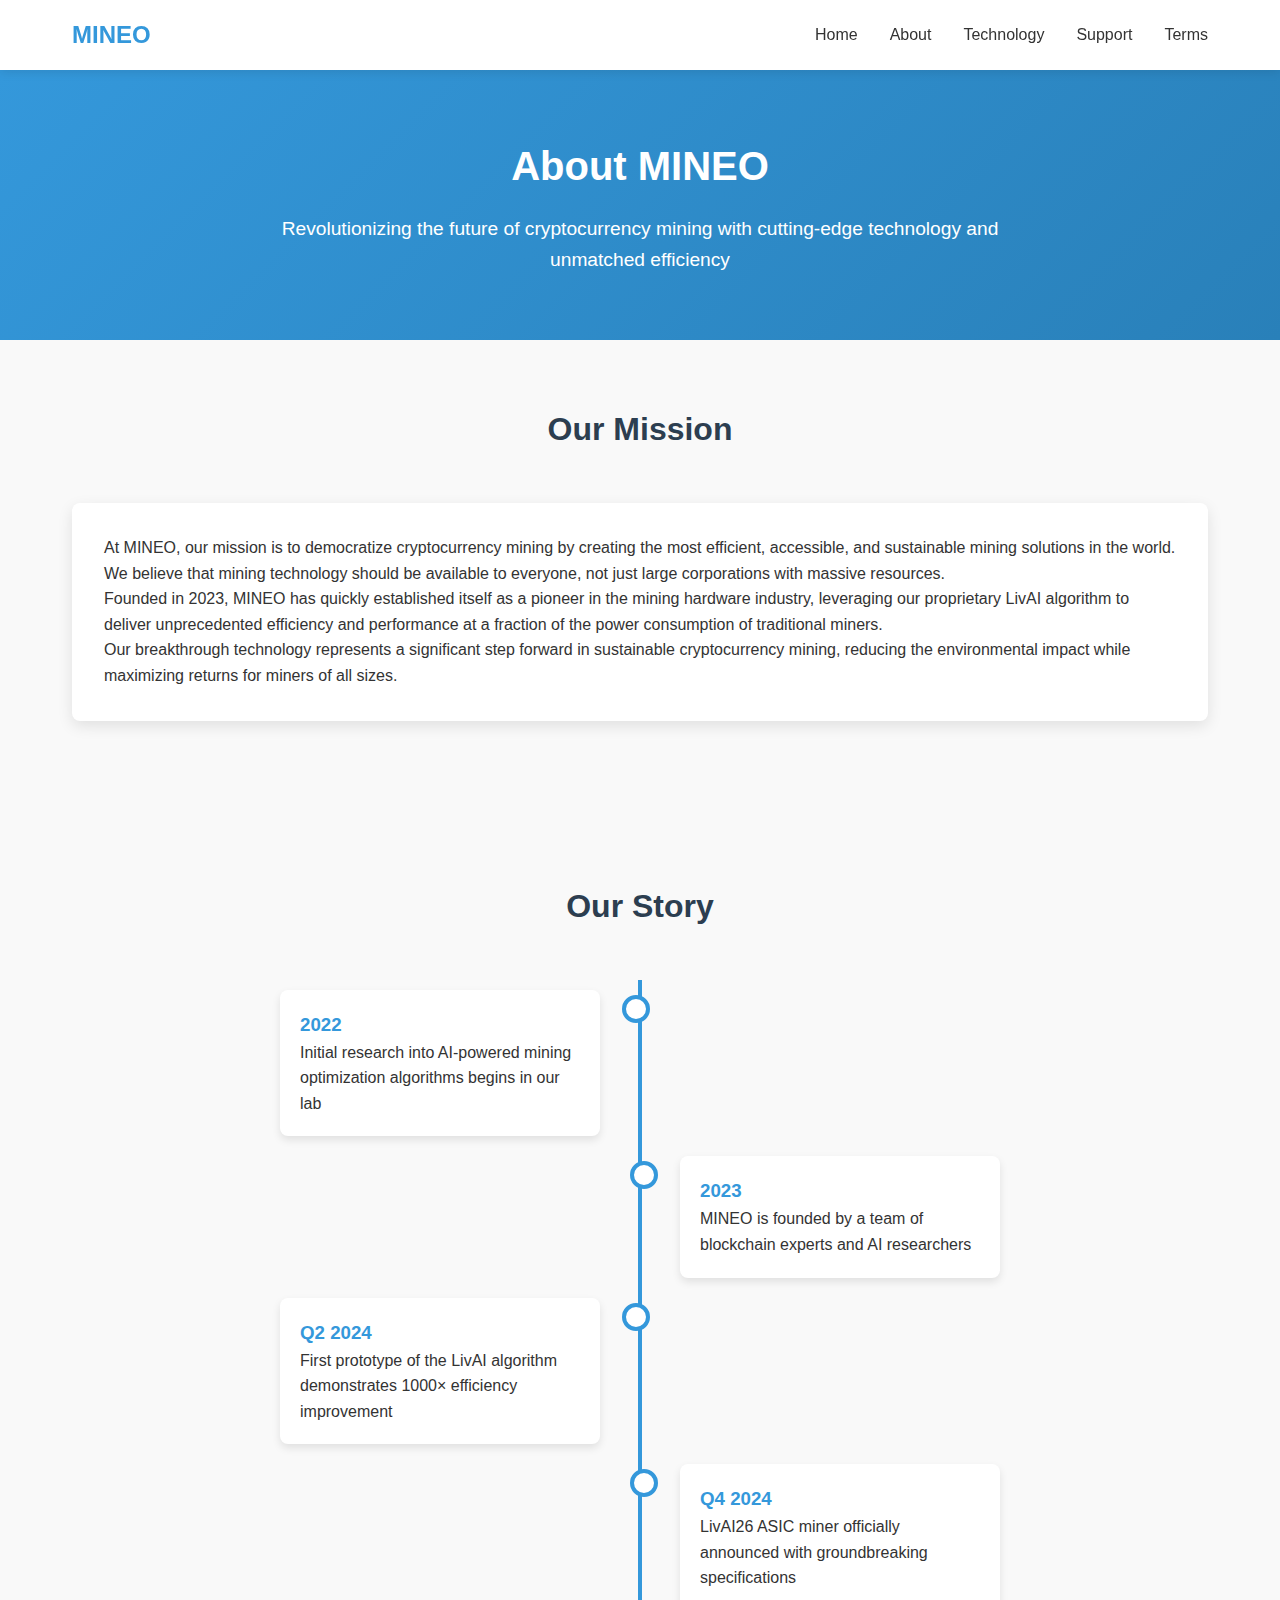
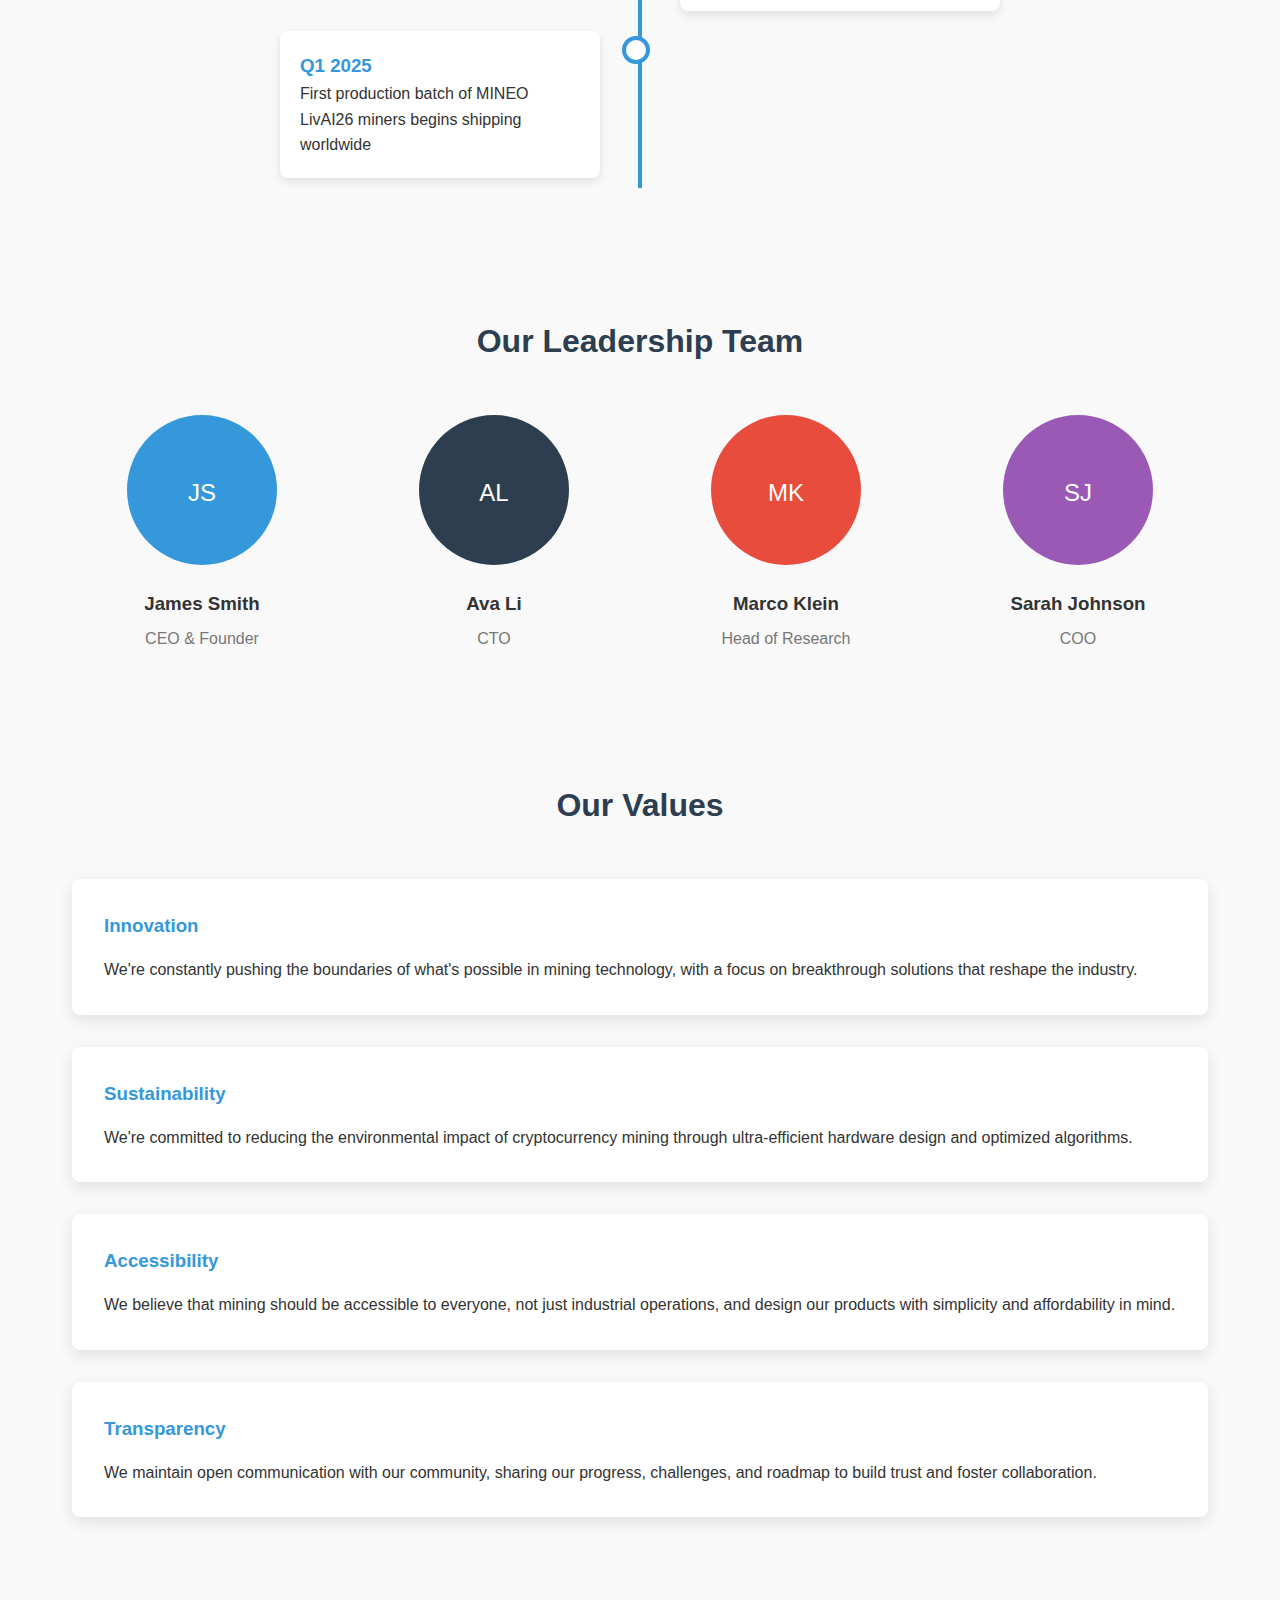
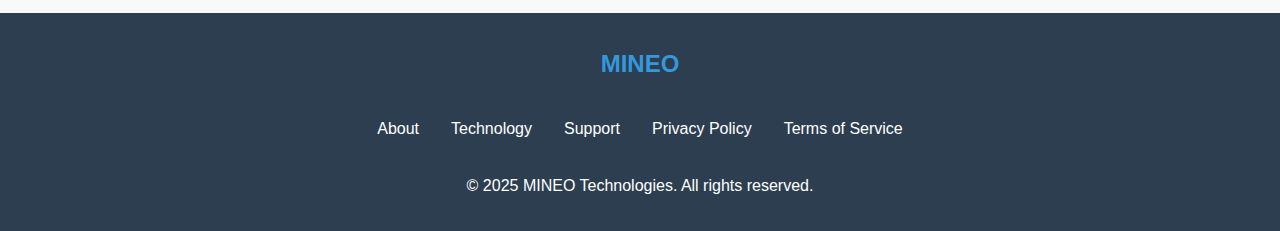
<file: about.html>
<!DOCTYPE html>
<html lang="en">
<head>
    <meta charset="UTF-8">
    <meta name="viewport" content="width=device-width, initial-scale=1.0">
    <title>About MINEO | Revolutionary Bitcoin ASIC Miner</title>
    <style>
        :root {
            --primary-color: #3498db;
            --secondary-color: #2c3e50;
            --accent-color: #e74c3c;
            --text-color: #333;
            --light-text: #777;
            --background: #f9f9f9;
            --card-bg: white;
            --border-radius: 8px;
        }
        
        * {
            margin: 0;
            padding: 0;
            box-sizing: border-box;
            font-family: 'Segoe UI', Tahoma, Geneva, Verdana, sans-serif;
        }
        
        body {
            background-color: var(--background);
            color: var(--text-color);
            line-height: 1.6;
        }
        
        header {
            background-color: var(--card-bg);
            box-shadow: 0 2px 10px rgba(0,0,0,0.1);
            padding: 1rem 0;
            position: sticky;
            top: 0;
            z-index: 100;
        }
        
        .container {
            max-width: 1200px;
            margin: 0 auto;
            padding: 0 2rem;
        }
        
        nav {
            display: flex;
            justify-content: space-between;
            align-items: center;
        }
        
        .logo {
            font-size: 1.5rem;
            font-weight: bold;
            color: var(--primary-color);
        }
        
        .nav-links {
            display: flex;
            gap: 2rem;
        }
        
        .nav-links a {
            text-decoration: none;
            color: var(--text-color);
            font-weight: 500;
            transition: color 0.3s;
        }
        
        .nav-links a:hover {
            color: var(--primary-color);
        }
        
        .hero {
            padding: 4rem 0;
            text-align: center;
            background: linear-gradient(135deg, var(--primary-color) 0%, #2980b9 100%);
            color: white;
        }
        
        .hero h1 {
            font-size: 2.5rem;
            margin-bottom: 1rem;
        }
        
        .hero p {
            font-size: 1.2rem;
            max-width: 800px;
            margin: 0 auto;
        }
        
        .section {
            padding: 4rem 0;
        }
        
        .section-title {
            text-align: center;
            margin-bottom: 3rem;
            font-size: 2rem;
            color: var(--secondary-color);
        }
        
        .card {
            background-color: var(--card-bg);
            border-radius: var(--border-radius);
            box-shadow: 0 5px 15px rgba(0,0,0,0.1);
            padding: 2rem;
            margin-bottom: 2rem;
        }
        
        .card h3 {
            color: var(--primary-color);
            margin-bottom: 1rem;
        }
        
        .team-grid {
            display: grid;
            grid-template-columns: repeat(auto-fill, minmax(250px, 1fr));
            gap: 2rem;
        }
        
        .team-member {
            text-align: center;
        }
        
        .team-member img {
            width: 150px;
            height: 150px;
            border-radius: 50%;
            object-fit: cover;
            margin-bottom: 1rem;
        }
        
        .team-member h3 {
            margin-bottom: 0.5rem;
        }
        
        .team-member p {
            color: var(--light-text);
        }
        
        .timeline {
            position: relative;
            max-width: 800px;
            margin: 0 auto;
        }
        
        .timeline::after {
            content: '';
            position: absolute;
            width: 4px;
            background-color: var(--primary-color);
            top: 0;
            bottom: 0;
            left: 50%;
            margin-left: -2px;
        }
        
        .timeline-item {
            padding: 10px 40px;
            position: relative;
            width: 50%;
        }
        
        .timeline-item::after {
            content: '';
            position: absolute;
            width: 20px;
            height: 20px;
            background-color: white;
            border: 4px solid var(--primary-color);
            border-radius: 50%;
            top: 15px;
            z-index: 1;
        }
        
        .left {
            left: 0;
        }
        
        .right {
            left: 50%;
        }
        
        .left::after {
            right: -10px;
        }
        
        .right::after {
            left: -10px;
        }
        
        .timeline-content {
            padding: 20px;
            background-color: white;
            border-radius: var(--border-radius);
            box-shadow: 0 4px 8px rgba(0,0,0,0.1);
        }
        
        .timeline-content h3 {
            color: var(--primary-color);
        }
        
        footer {
            background-color: var(--secondary-color);
            color: white;
            padding: 2rem 0;
            text-align: center;
        }
        
        .footer-links {
            display: flex;
            justify-content: center;
            gap: 2rem;
            margin: 2rem 0;
        }
        
        .footer-links a {
            color: white;
            text-decoration: none;
        }
        
        .footer-links a:hover {
            text-decoration: underline;
        }
        
        @media (max-width: 768px) {
            .nav-links {
                gap: 1rem;
            }
            
            .timeline::after {
                left: 31px;
            }
            
            .timeline-item {
                width: 100%;
                padding-left: 70px;
                padding-right: 25px;
            }
            
            .timeline-item::after {
                left: 21px;
            }
            
            .left::after, .right::after {
                left: 21px;
            }
            
            .right {
                left: 0;
            }
            
            .team-grid {
                grid-template-columns: repeat(auto-fill, minmax(200px, 1fr));
            }
        }
    </style>
</head>
<body>
    <header>
        <div class="container">
            <nav>
                <div class="logo">MINEO</div>
                <div class="nav-links">
                    <a href="index.html">Home</a>
                    <a href="about.html">About</a>
                    <a href="technology.html">Technology</a>
                    <a href="support.html">Support</a>
                    <a href="terms.html">Terms</a>
                </div>
            </nav>
        </div>
    </header>
    
    <section class="hero">
        <div class="container">
            <h1>About MINEO</h1>
            <p>Revolutionizing the future of cryptocurrency mining with cutting-edge technology and unmatched efficiency</p>
        </div>
    </section>
    
    <section class="section">
        <div class="container">
            <h2 class="section-title">Our Mission</h2>
            <div class="card">
                <p>At MINEO, our mission is to democratize cryptocurrency mining by creating the most efficient, accessible, and sustainable mining solutions in the world. We believe that mining technology should be available to everyone, not just large corporations with massive resources.</p>
                <p>Founded in 2023, MINEO has quickly established itself as a pioneer in the mining hardware industry, leveraging our proprietary LivAI algorithm to deliver unprecedented efficiency and performance at a fraction of the power consumption of traditional miners.</p>
                <p>Our breakthrough technology represents a significant step forward in sustainable cryptocurrency mining, reducing the environmental impact while maximizing returns for miners of all sizes.</p>
            </div>
        </div>
    </section>
    
    <section class="section">
        <div class="container">
            <h2 class="section-title">Our Story</h2>
            <div class="timeline">
                <div class="timeline-item left">
                    <div class="timeline-content">
                        <h3>2022</h3>
                        <p>Initial research into AI-powered mining optimization algorithms begins in our lab</p>
                    </div>
                </div>
                <div class="timeline-item right">
                    <div class="timeline-content">
                        <h3>2023</h3>
                        <p>MINEO is founded by a team of blockchain experts and AI researchers</p>
                    </div>
                </div>
                <div class="timeline-item left">
                    <div class="timeline-content">
                        <h3>Q2 2024</h3>
                        <p>First prototype of the LivAI algorithm demonstrates 1000× efficiency improvement</p>
                    </div>
                </div>
                <div class="timeline-item right">
                    <div class="timeline-content">
                        <h3>Q4 2024</h3>
                        <p>LivAI26 ASIC miner officially announced with groundbreaking specifications</p>
                    </div>
                </div>
                <div class="timeline-item left">
                    <div class="timeline-content">
                        <h3>Q1 2025</h3>
                        <p>First production batch of MINEO LivAI26 miners begins shipping worldwide</p>
                    </div>
                </div>
            </div>
        </div>
    </section>
    
    <section class="section">
        <div class="container">
            <h2 class="section-title">Our Leadership Team</h2>
            <div class="team-grid">
                <div class="team-member">
                    <img src="data:image/svg+xml;charset=UTF-8,%3Csvg%20xmlns%3D%22http%3A%2F%2Fwww.w3.org%2F2000%2Fsvg%22%20width%3D%22150%22%20height%3D%22150%22%20viewBox%3D%220%200%20150%20150%22%3E%3Crect%20fill%3D%22%233498db%22%20width%3D%22150%22%20height%3D%22150%22%2F%3E%3Ctext%20fill%3D%22%23fff%22%20font-family%3D%22Arial%2C%20sans-serif%22%20font-size%3D%2224%22%20text-anchor%3D%22middle%22%20x%3D%2275%22%20y%3D%2286%22%3EJS%3C%2Ftext%3E%3C%2Fsvg%3E" alt="CEO">
                    <h3>James Smith</h3>
                    <p>CEO & Founder</p>
                </div>
                <div class="team-member">
                    <img src="data:image/svg+xml;charset=UTF-8,%3Csvg%20xmlns%3D%22http%3A%2F%2Fwww.w3.org%2F2000%2Fsvg%22%20width%3D%22150%22%20height%3D%22150%22%20viewBox%3D%220%200%20150%20150%22%3E%3Crect%20fill%3D%22%232c3e50%22%20width%3D%22150%22%20height%3D%22150%22%2F%3E%3Ctext%20fill%3D%22%23fff%22%20font-family%3D%22Arial%2C%20sans-serif%22%20font-size%3D%2224%22%20text-anchor%3D%22middle%22%20x%3D%2275%22%20y%3D%2286%22%3EAL%3C%2Ftext%3E%3C%2Fsvg%3E" alt="CTO">
                    <h3>Ava Li</h3>
                    <p>CTO</p>
                </div>
                <div class="team-member">
                    <img src="data:image/svg+xml;charset=UTF-8,%3Csvg%20xmlns%3D%22http%3A%2F%2Fwww.w3.org%2F2000%2Fsvg%22%20width%3D%22150%22%20height%3D%22150%22%20viewBox%3D%220%200%20150%20150%22%3E%3Crect%20fill%3D%22%23e74c3c%22%20width%3D%22150%22%20height%3D%22150%22%2F%3E%3Ctext%20fill%3D%22%23fff%22%20font-family%3D%22Arial%2C%20sans-serif%22%20font-size%3D%2224%22%20text-anchor%3D%22middle%22%20x%3D%2275%22%20y%3D%2286%22%3EMK%3C%2Ftext%3E%3C%2Fsvg%3E" alt="Head of Research">
                    <h3>Marco Klein</h3>
                    <p>Head of Research</p>
                </div>
                <div class="team-member">
                    <img src="data:image/svg+xml;charset=UTF-8,%3Csvg%20xmlns%3D%22http%3A%2F%2Fwww.w3.org%2F2000%2Fsvg%22%20width%3D%22150%22%20height%3D%22150%22%20viewBox%3D%220%200%20150%20150%22%3E%3Crect%20fill%3D%22%239b59b6%22%20width%3D%22150%22%20height%3D%22150%22%2F%3E%3Ctext%20fill%3D%22%23fff%22%20font-family%3D%22Arial%2C%20sans-serif%22%20font-size%3D%2224%22%20text-anchor%3D%22middle%22%20x%3D%2275%22%20y%3D%2286%22%3ESJ%3C%2Ftext%3E%3C%2Fsvg%3E" alt="COO">
                    <h3>Sarah Johnson</h3>
                    <p>COO</p>
                </div>
            </div>
        </div>
    </section>
    
    <section class="section">
        <div class="container">
            <h2 class="section-title">Our Values</h2>
            <div class="card">
                <h3>Innovation</h3>
                <p>We're constantly pushing the boundaries of what's possible in mining technology, with a focus on breakthrough solutions that reshape the industry.</p>
            </div>
            <div class="card">
                <h3>Sustainability</h3>
                <p>We're committed to reducing the environmental impact of cryptocurrency mining through ultra-efficient hardware design and optimized algorithms.</p>
            </div>
            <div class="card">
                <h3>Accessibility</h3>
                <p>We believe that mining should be accessible to everyone, not just industrial operations, and design our products with simplicity and affordability in mind.</p>
            </div>
            <div class="card">
                <h3>Transparency</h3>
                <p>We maintain open communication with our community, sharing our progress, challenges, and roadmap to build trust and foster collaboration.</p>
            </div>
        </div>
    </section>
    
    <footer>
        <div class="container">
            <div class="logo">MINEO</div>
            <div class="footer-links">
                <a href="about.html">About</a>
                <a href="technology.html">Technology</a>
                <a href="support.html">Support</a>
                <a href="privacy.html">Privacy Policy</a>
                <a href="terms.html">Terms of Service</a>
            </div>
            <p>© 2025 MINEO Technologies. All rights reserved.</p>
        </div>
    </footer>
</body>
</html>
</file>
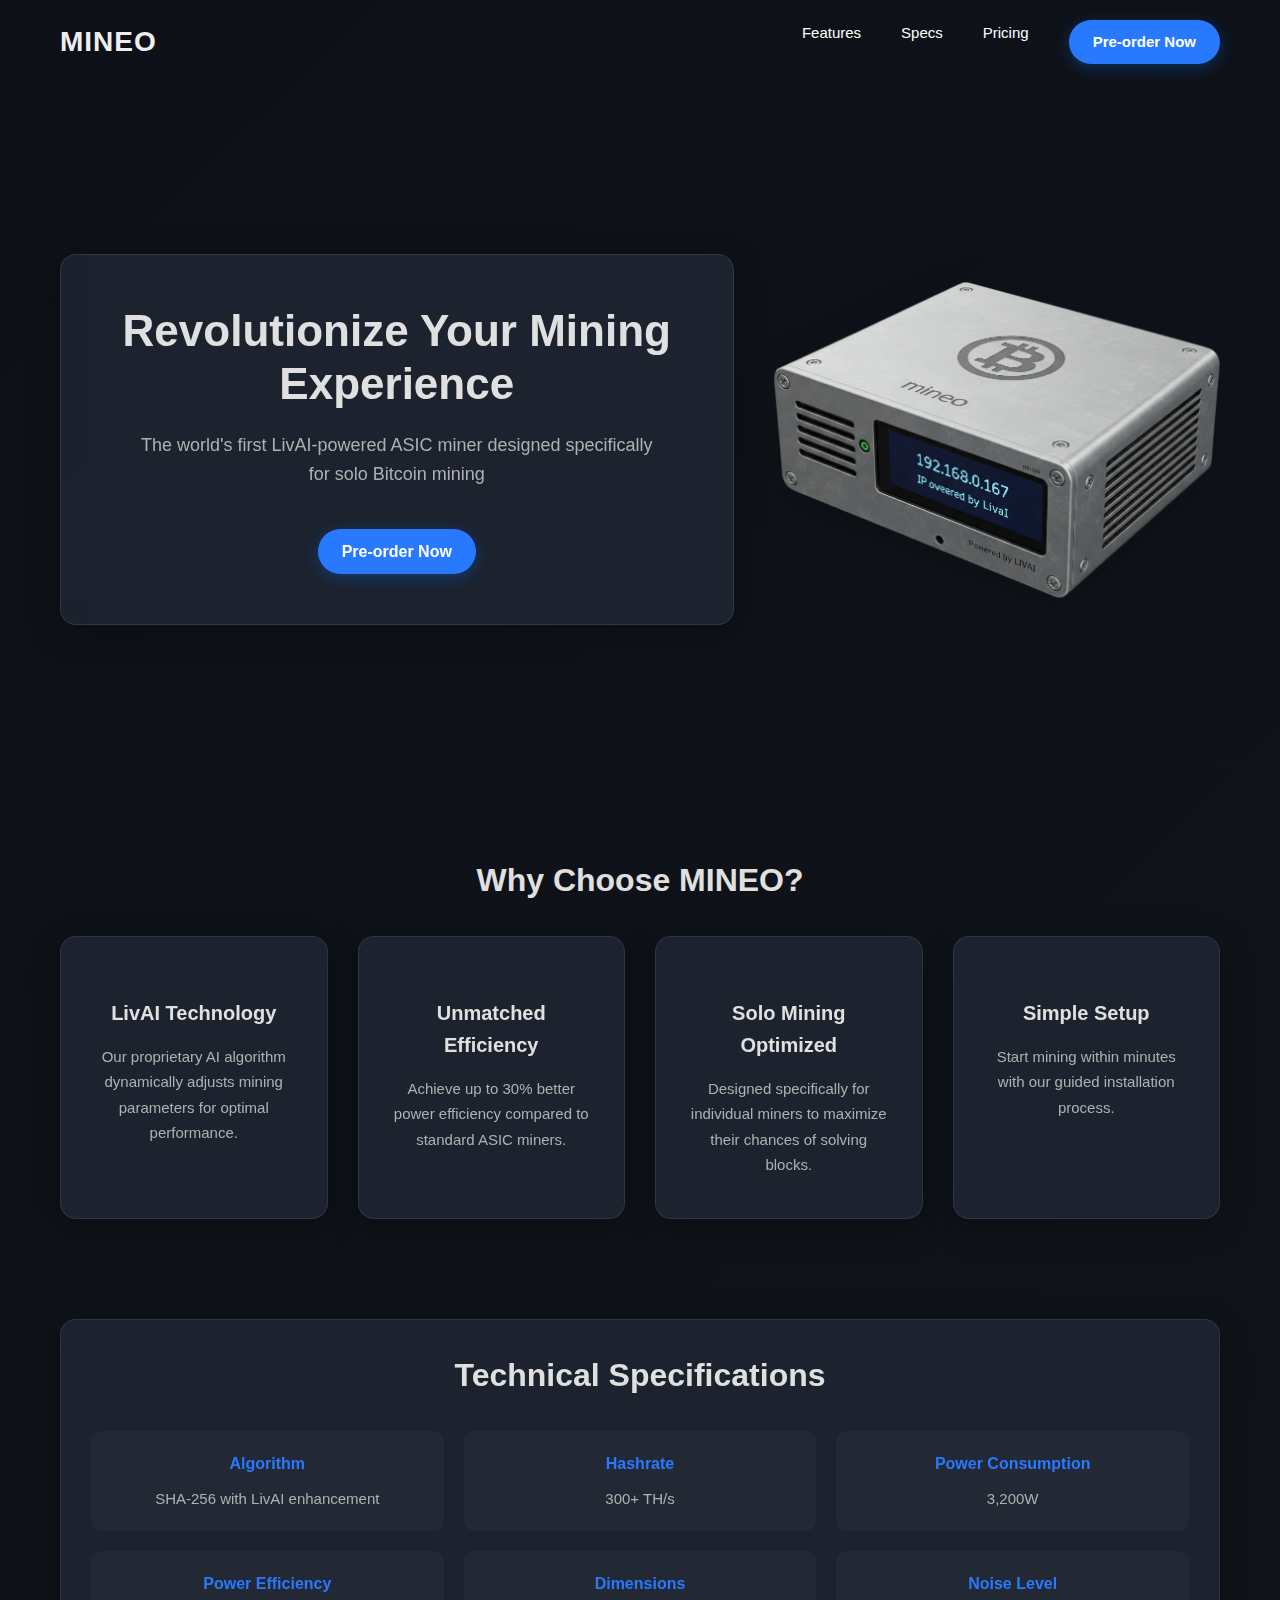
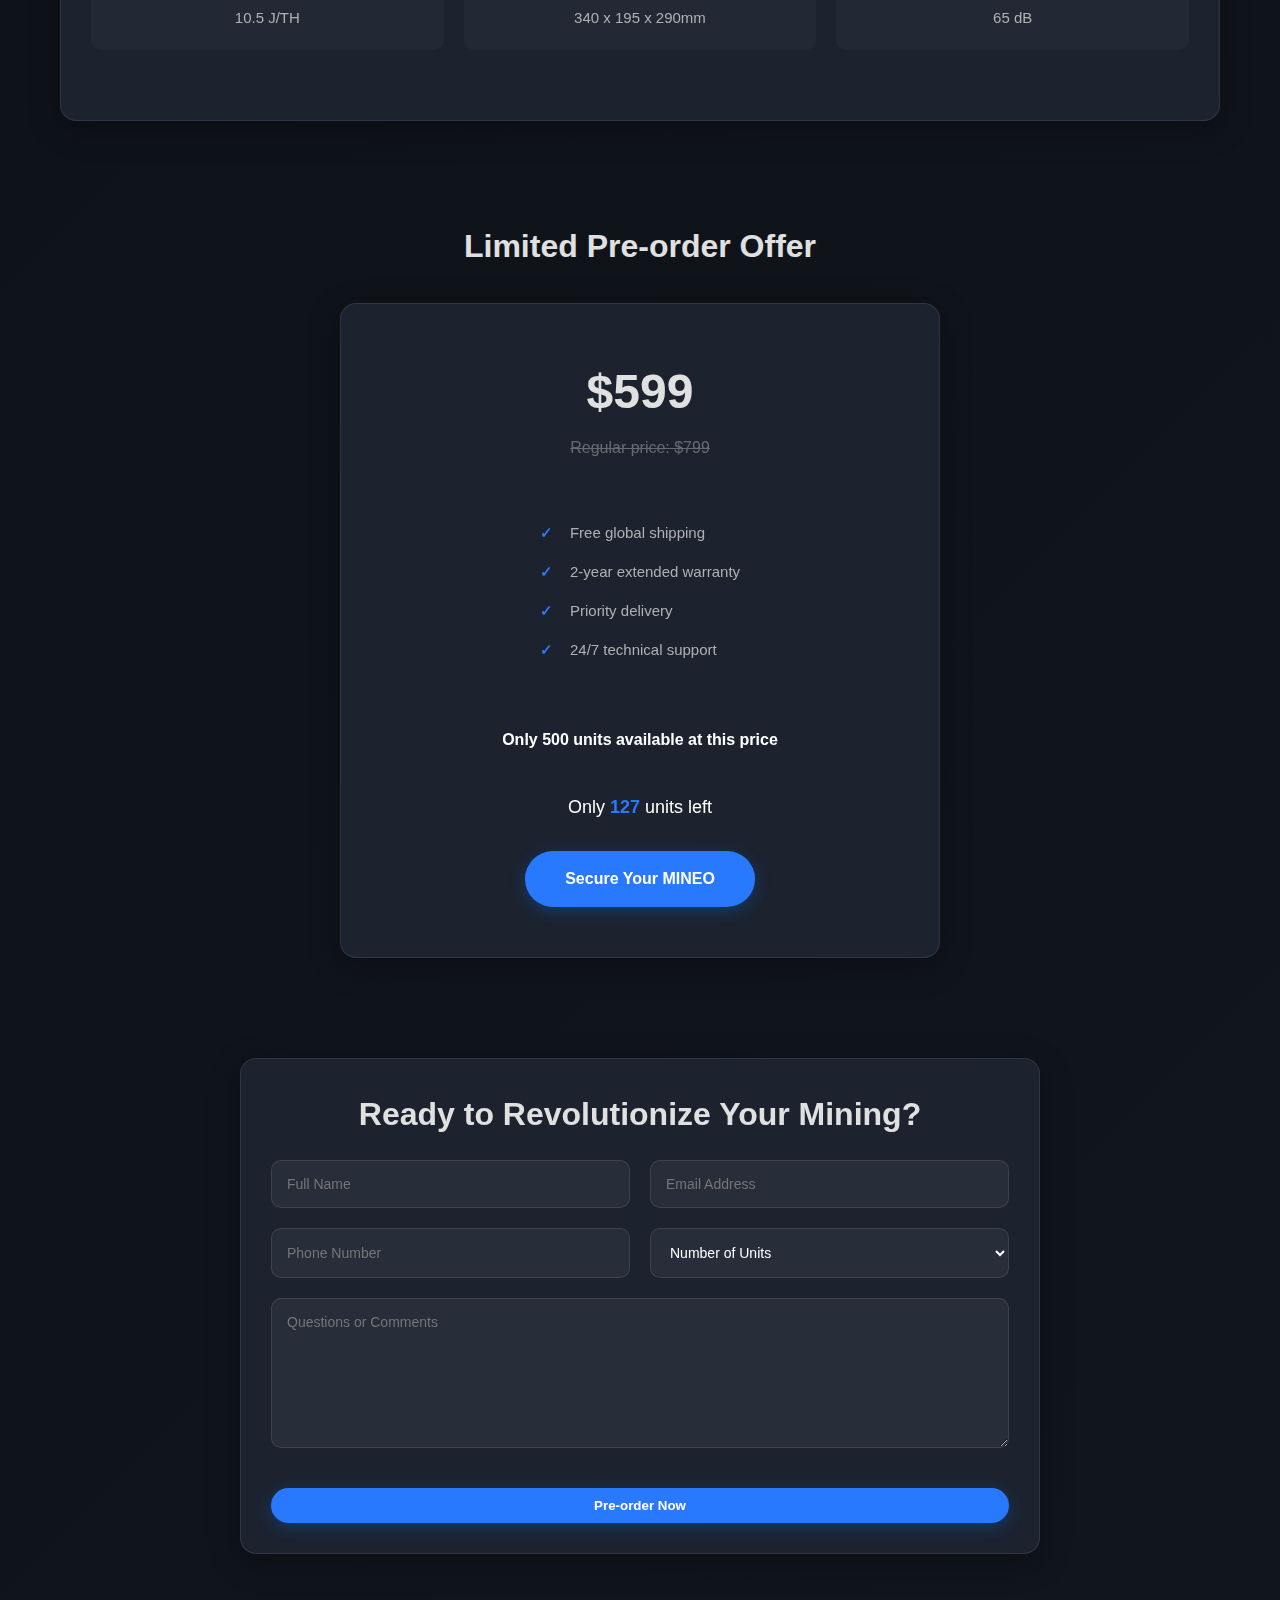
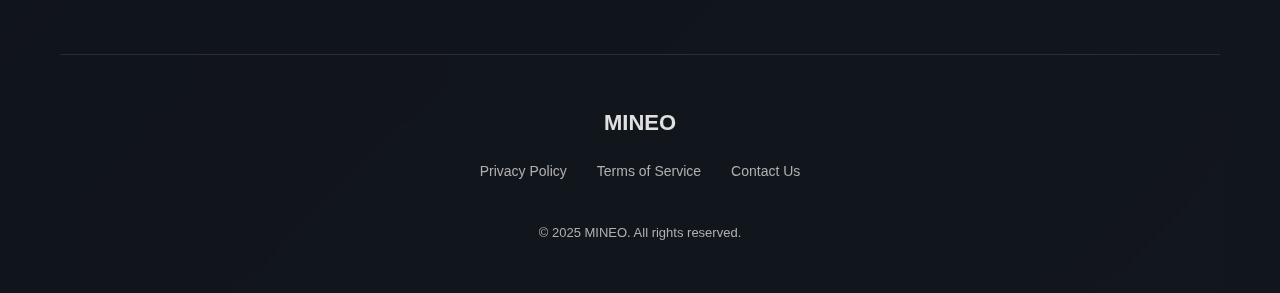
<file: index2.html>
<!DOCTYPE html>
<html lang="en">
<head>
    <meta charset="UTF-8">
    <meta name="viewport" content="width=device-width, initial-scale=1.0">
    <title>MINEO - Revolutionary Bitcoin ASIC Miner with LivAI</title>
    <link rel="stylesheet" href="styles.css">
    <link rel="preconnect" href="https://fonts.googleapis.com">
    <link rel="preconnect" href="https://fonts.gstatic.com" crossorigin>
    <link href="https://fonts.googleapis.com/css2?family=Montserrat:wght@300;400;600;700&display=swap" rel="stylesheet">
</head>
<body>
    <div class="particles"></div>
    
    <div class="container">
        <header>
            <div class="logo">MINEO</div>
            <nav>
                <ul>
                    <li><a href="#features">Features</a></li>
                    <li><a href="#specs">Specs</a></li>
                    <li><a href="#pricing">Pricing</a></li>
                    <li><a href="#contact" class="cta-button">Pre-order Now</a></li>
                </ul>
            </nav>
        </header>
        
        <section class="hero">
            <div class="glass-card main">
                <h1>Revolutionize Your Mining Experience</h1>
                <p class="tagline">The world's first LivAI-powered ASIC miner designed specifically for solo Bitcoin mining</p>
                <a href="#pricing" class="cta-button pulse">Pre-order Now</a>
            </div>
            <div class="product-image">
                <img src="mineo-device.png" alt="MINEO ASIC Miner">
            </div>
        </section>
        
        <section id="features">
            <h2>Why Choose MINEO?</h2>
            <div class="features-grid">
                <div class="glass-card feature-card">
                    <div class="icon ai-icon"></div>
                    <h3>LivAI Technology</h3>
                    <p>Our proprietary AI algorithm dynamically adjusts mining parameters for optimal performance.</p>
                </div>
                <div class="glass-card feature-card">
                    <div class="icon efficiency-icon"></div>
                    <h3>Unmatched Efficiency</h3>
                    <p>Achieve up to 30% better power efficiency compared to standard ASIC miners.</p>
                </div>
                <div class="glass-card feature-card">
                    <div class="icon solo-icon"></div>
                    <h3>Solo Mining Optimized</h3>
                    <p>Designed specifically for individual miners to maximize their chances of solving blocks.</p>
                </div>
                <div class="glass-card feature-card">
                    <div class="icon setup-icon"></div>
                    <h3>Simple Setup</h3>
                    <p>Start mining within minutes with our guided installation process.</p>
                </div>
            </div>
        </section>
        
        <section id="specs" class="specs-section">
            <div class="glass-card wide">
                <h2>Technical Specifications</h2>
                <div class="specs-grid">
                    <div class="spec">
                        <h4>Algorithm</h4>
                        <p>SHA-256 with LivAI enhancement</p>
                    </div>
                    <div class="spec">
                        <h4>Hashrate</h4>
                        <p>300+ TH/s</p>
                    </div>
                    <div class="spec">
                        <h4>Power Consumption</h4>
                        <p>3,200W</p>
                    </div>
                    <div class="spec">
                        <h4>Power Efficiency</h4>
                        <p>10.5 J/TH</p>
                    </div>
                    <div class="spec">
                        <h4>Dimensions</h4>
                        <p>340 x 195 x 290mm</p>
                    </div>
                    <div class="spec">
                        <h4>Noise Level</h4>
                        <p>65 dB</p>
                    </div>
                </div>
            </div>
        </section>
        
        <section id="pricing" class="pricing-section">
            <h2>Limited Pre-order Offer</h2>
            <div class="glass-card pricing-card">
                <h3 class="price">$599</h3>
                <p class="original-price">Regular price: $799</p>
                <ul class="benefits">
                    <li>Free global shipping</li>
                    <li>2-year extended warranty</li>
                    <li>Priority delivery</li>
                    <li>24/7 technical support</li>
                </ul>
                <p class="limited">Only 500 units available at this price</p>
                <div class="counter">Only <span id="units-left">127</span> units left</div>
                <a href="#contact" class="cta-button large">Secure Your MINEO</a>
            </div>
        </section>
        
        <section id="contact" class="contact-section">
            <div class="glass-card contact-card">
                <h2>Ready to Revolutionize Your Mining?</h2>
                <form class="contact-form">
                    <input type="text" placeholder="Full Name" required>
                    <input type="email" placeholder="Email Address" required>
                    <input type="tel" placeholder="Phone Number">
                    <select required>
                        <option value="" disabled selected>Number of Units</option>
                        <option value="1">1 Unit</option>
                        <option value="2">2 Units</option>
                        <option value="5">5 Units</option>
                        <option value="10">10+ Units (Bulk Order)</option>
                    </select>
                    <textarea placeholder="Questions or Comments"></textarea>
                    <button type="submit" class="cta-button">Pre-order Now</button>
                </form>
            </div>
        </section>
        
        <footer>
            <div class="footer-content">
                <div class="footer-logo">MINEO</div>
                <div class="footer-links">
                    <a href="#">Privacy Policy</a>
                    <a href="#">Terms of Service</a>
                    <a href="#">Contact Us</a>
                </div>
                <div class="copyright">© 2025 MINEO. All rights reserved.</div>
            </div>
        </footer>
    </div>
    
    <script src="script.js"></script>
</body>
</html>
</file>
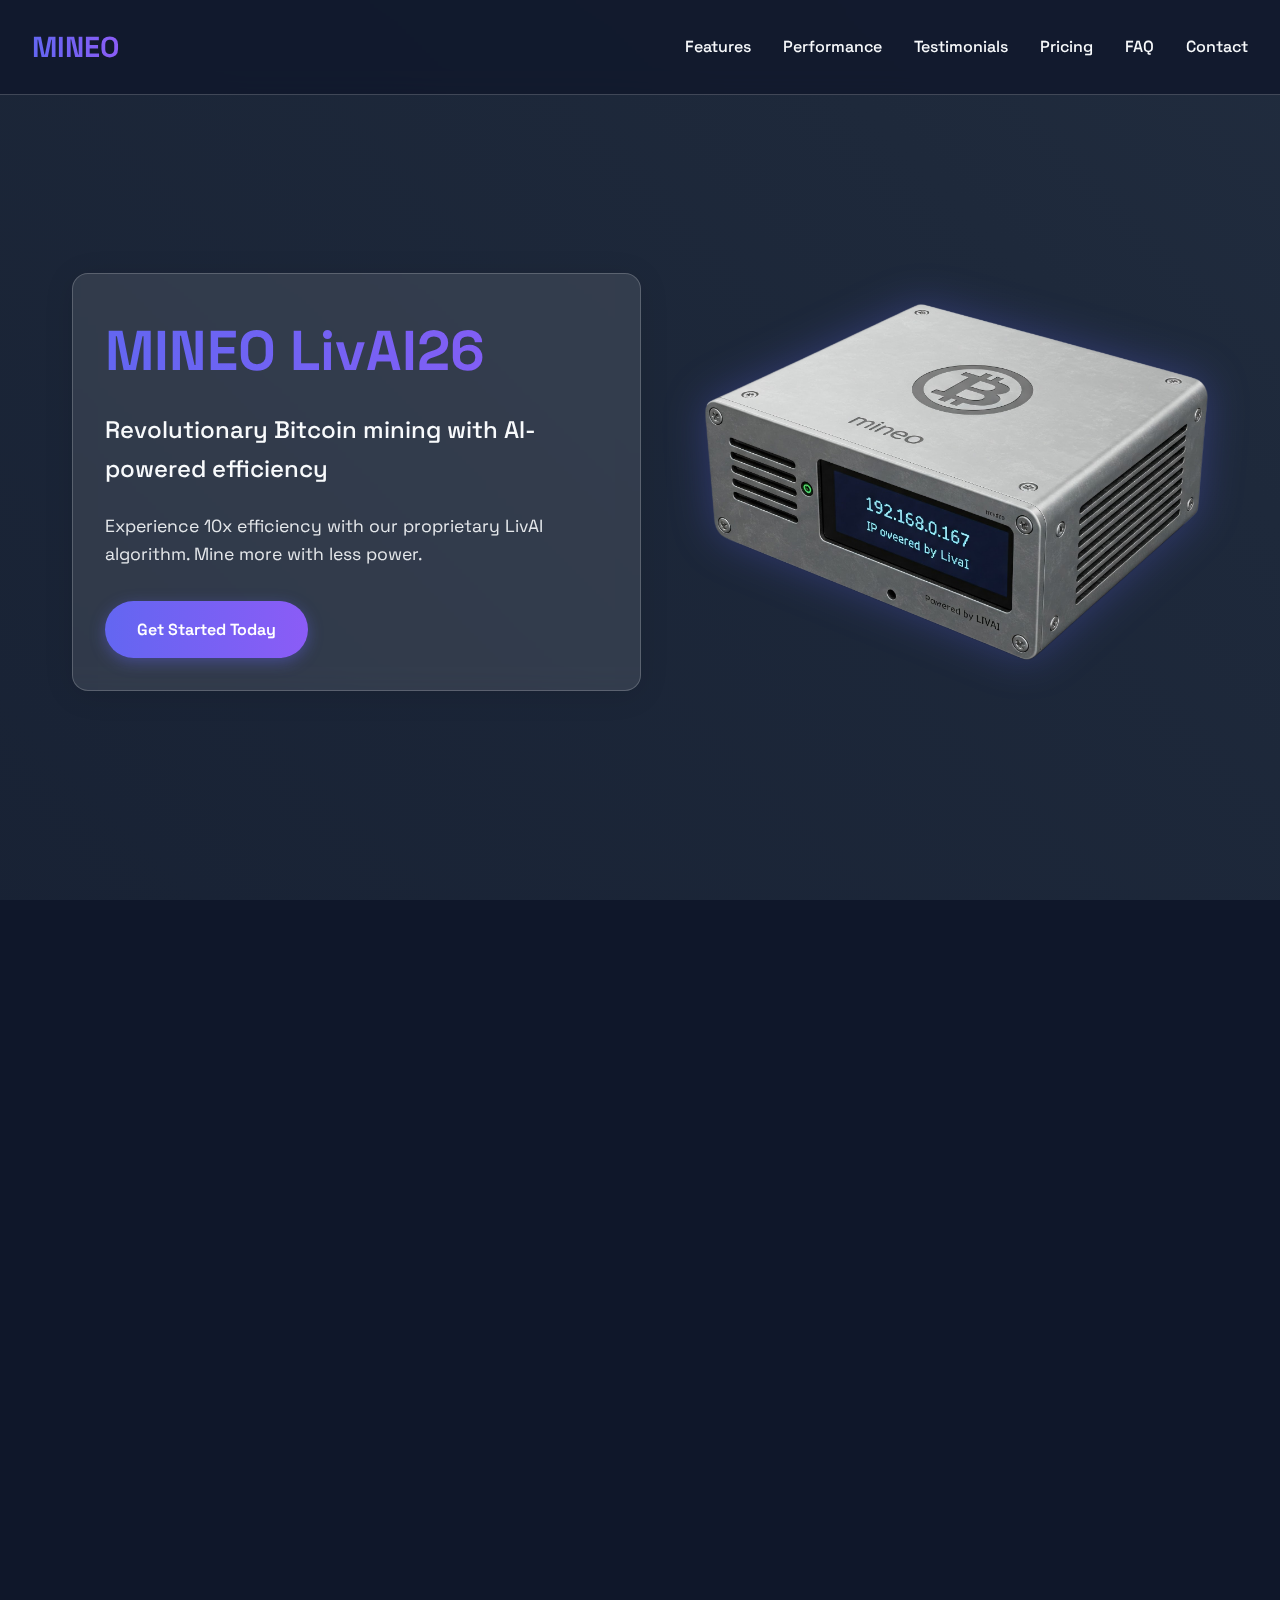
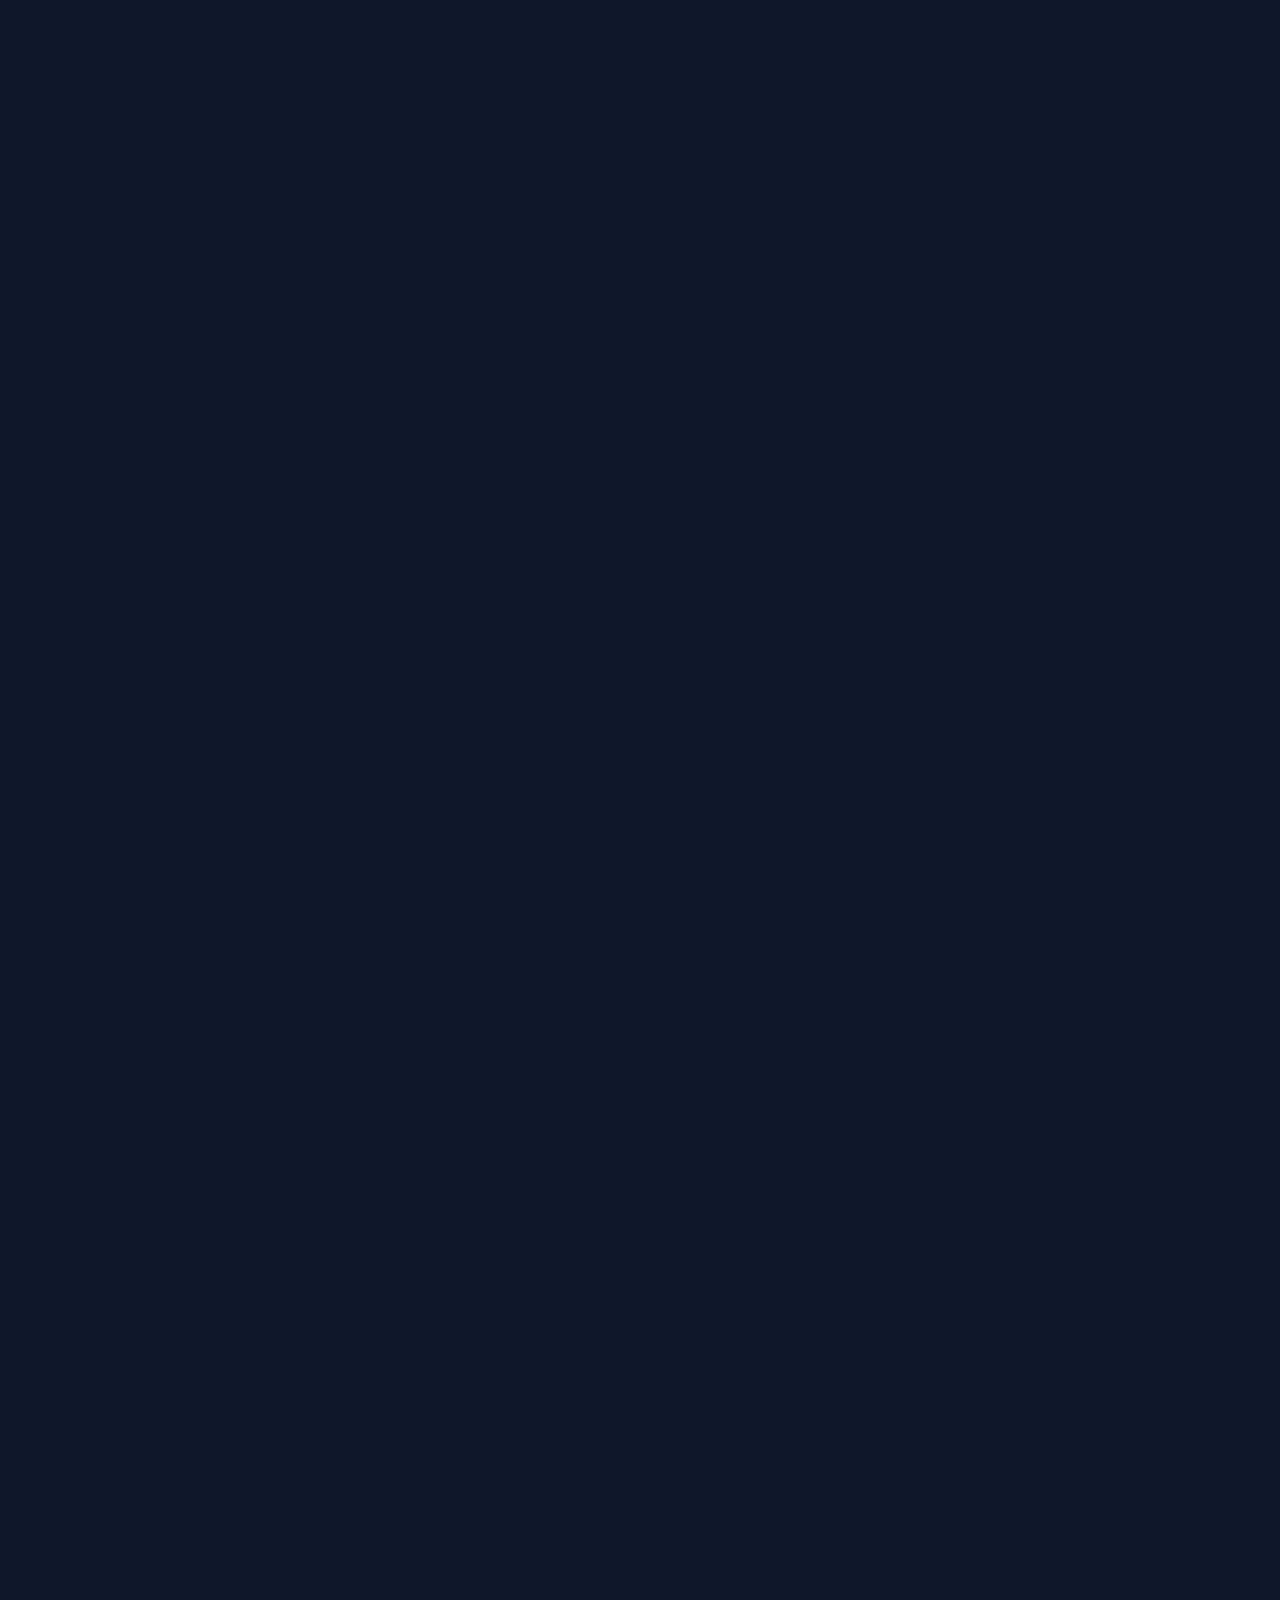
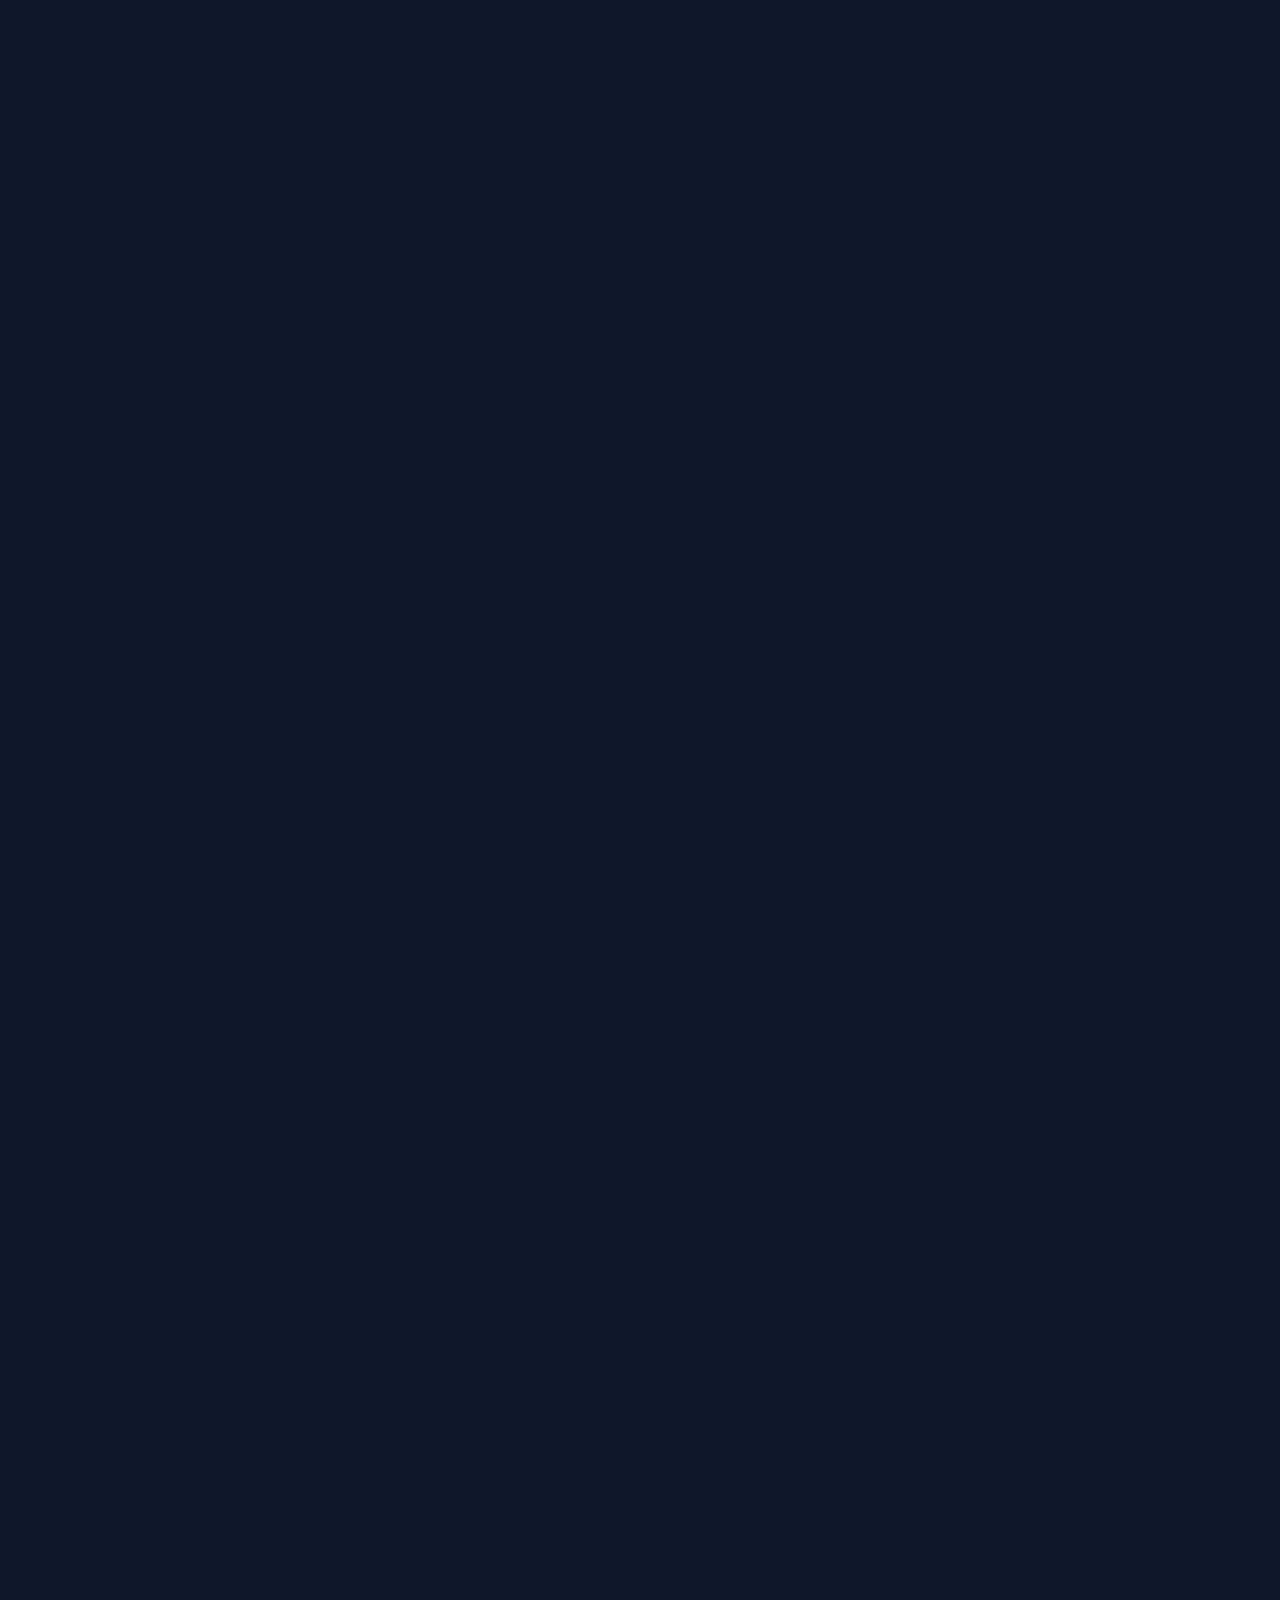
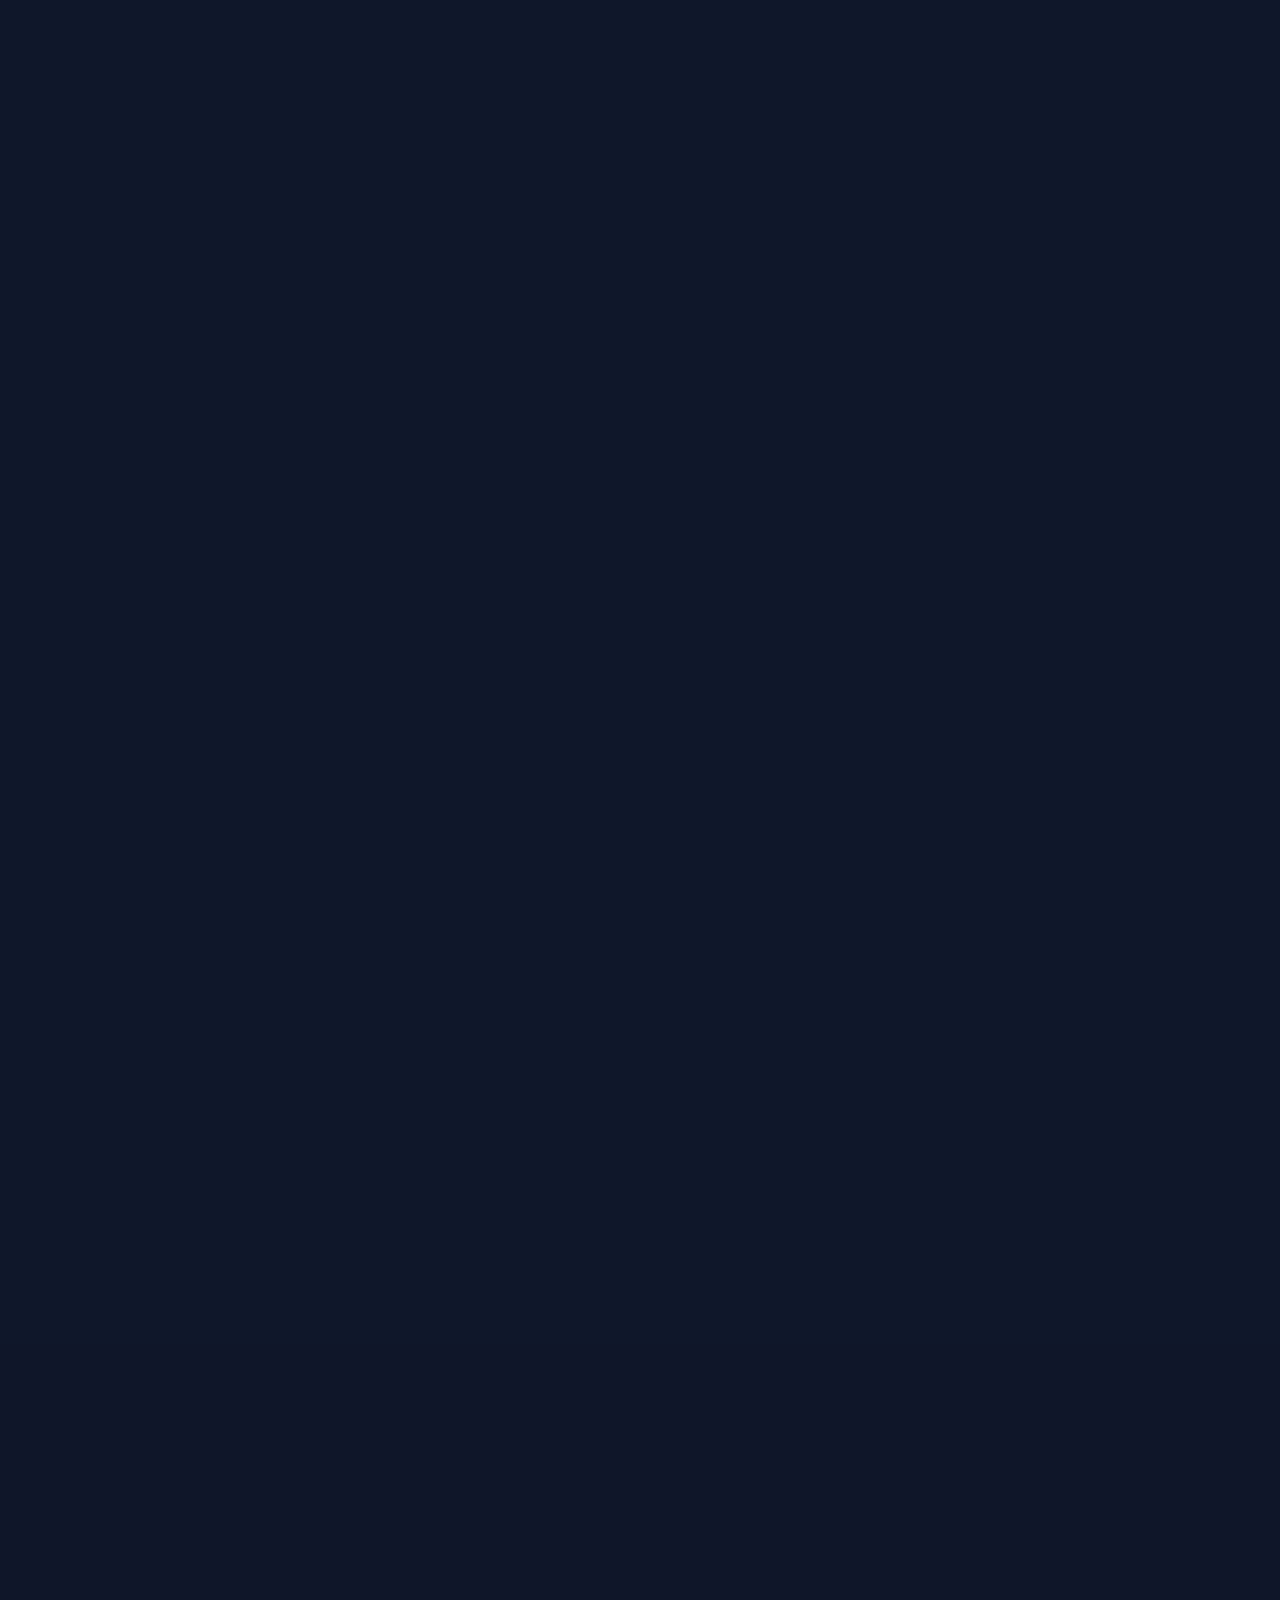
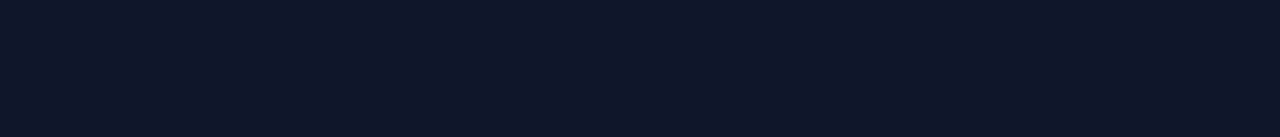
<file: index3.html>
<!DOCTYPE html>
<html lang="en">
<head>
    <meta charset="UTF-8">
    <meta name="viewport" content="width=device-width, initial-scale=1.0">
    <title>MINEO LivAI26 | Revolutionary Bitcoin Mining</title>
    <link rel="stylesheet" href="styles3.css">
    <link rel="preconnect" href="https://fonts.googleapis.com">
    <link rel="preconnect" href="https://fonts.gstatic.com" crossorigin>
    <link href="https://fonts.googleapis.com/css2?family=Space+Grotesk:wght@300;400;500;600;700&display=swap" rel="stylesheet">
</head>
<body>
    <div class="gradient-bg"></div>
    
    <header>
        <nav class="glass-nav">
            <div class="logo">MINEO</div>
            <ul class="nav-links">
                <li><a href="#features">Features</a></li>
                <li><a href="#performance">Performance</a></li>
                <li><a href="#testimonials">Testimonials</a></li>
                <li><a href="#pricing">Pricing</a></li>
                <li><a href="#faq">FAQ</a></li>
                <li><a href="#contact">Contact</a></li>
            </ul>
            <div class="mobile-menu-btn">
                <span></span>
                <span></span>
                <span></span>
            </div>
        </nav>
    </header>

    <main>
        <!-- Hero Section -->
        <section id="hero" class="hero-section">
            <div class="glass-card hero-content">
                <h1>MINEO LivAI26</h1>
                <p class="tagline">Revolutionary Bitcoin mining with AI-powered efficiency</p>
                <p class="hero-description">Experience 10x efficiency with our proprietary LivAI algorithm. Mine more with less power.</p>
                <a href="#pricing" class="cta-button">Get Started Today</a>
            </div>
            <div class="hero-image">
                <img src="mineo-device.png" alt="MINEO LivAI26 Bitcoin Miner">
            </div>
        </section>

        <!-- Features Section -->
        <section id="features" class="features-section">
            <h2>Advanced Features</h2>
            <div class="features-container">
                <div class="glass-card feature-card">
                    <div class="feature-icon">⚡</div>
                    <h3>50 GH/s Hardware</h3>
                    <p>Cutting-edge hardware that delivers performance equivalent to 500 GH/s conventional miners.</p>
                </div>
                <div class="glass-card feature-card">
                    <div class="feature-icon">🧠</div>
                    <h3>LivAI Algorithm</h3>
                    <p>Our proprietary AI-driven algorithm optimizes mining operations in real-time for maximum efficiency.</p>
                </div>
                <div class="glass-card feature-card">
                    <div class="feature-icon">💰</div>
                    <h3>Higher Profitability</h3>
                    <p>Achieve greater returns with significantly lower energy consumption and operational costs.</p>
                </div>
                <div class="glass-card feature-card">
                    <div class="feature-icon">🌱</div>
                    <h3>Eco-Friendly</h3>
                    <p>Reduced power consumption makes the LivAI26 an environmentally conscious choice for miners.</p>
                </div>
            </div>
        </section>

        <!-- Technical Specs Section -->
        <section id="specs" class="specs-section">
            <div class="glass-card specs-card">
                <h2>Technical Specifications</h2>
                <div class="specs-grid">
                    <div class="spec-item">
                        <h4>Hash Rate</h4>
                        <p>50 GH/s (Equivalent to 500 GH/s)</p>
                    </div>
                    <div class="spec-item">
                        <h4>Power Consumption</h4>
                        <p>350W</p>
                    </div>
                    <div class="spec-item">
                        <h4>Efficiency</h4>
                        <p>0.007 J/GH</p>
                    </div>
                    <div class="spec-item">
                        <h4>Dimensions</h4>
                        <p>285 x 125 x 158 mm</p>
                    </div>
                    <div class="spec-item">
                        <h4>Cooling</h4>
                        <p>Advanced liquid cooling system</p>
                    </div>
                    <div class="spec-item">
                        <h4>Noise Level</h4>
                        <p>45 dB</p>
                    </div>
                </div>
            </div>
        </section>

        <!-- Performance Section -->
        <section id="performance" class="performance-section">
            <h2>Performance Comparison</h2>
            <div class="glass-card performance-card">
                <div class="comparison-chart">
                    <!-- Chart would be implemented with JS library -->
                    <div class="chart-placeholder">
                        <div class="bar-container">
                            <div class="bar mineo" style="height: 80%;">
                                <span class="bar-label">MINEO LivAI26</span>
                                <span class="bar-value">10x Efficiency</span>
                            </div>
                            <div class="bar competitor" style="height: 30%;">
                                <span class="bar-label">Competitor A</span>
                                <span class="bar-value">Standard</span>
                            </div>
                            <div class="bar competitor" style="height: 40%;">
                                <span class="bar-label">Competitor B</span>
                                <span class="bar-value">1.5x Standard</span>
                            </div>
                        </div>
                    </div>
                </div>
                <div class="comparison-text">
                    <h3>Why MINEO LivAI26 Outperforms the Competition</h3>
                    <p>The MINEO LivAI26 achieves unprecedented efficiency through our revolutionary LivAI algorithm, delivering performance that would typically require miners operating at 500 GH/s while consuming only a fraction of the energy.</p>
                    <ul class="comparison-list">
                        <li>10x more efficient than traditional miners</li>
                        <li>Significantly lower electricity costs</li>
                        <li>Faster ROI timeframe</li>
                        <li>Reduced carbon footprint</li>
                    </ul>
                </div>
            </div>
        </section>

        <!-- Testimonials Section -->
        <section id="testimonials" class="testimonials-section">
            <h2>What Our Customers Say</h2>
            <div class="testimonials-container">
                <div class="glass-card testimonial-card">
                    <div class="testimonial-content">
                        <p>"The MINEO LivAI26 has completely transformed my mining operation. I'm seeing returns that I never thought possible with my previous setup, all while my electricity bill has actually decreased."</p>
                    </div>
                    <div class="testimonial-author">
                        <img src="avatar1.jpg" alt="Alex K." class="author-image">
                        <div class="author-info">
                            <h4>Alex K.</h4>
                            <p>Home Miner, 8 months with MINEO</p>
                        </div>
                    </div>
                </div>
                <div class="glass-card testimonial-card">
                    <div class="testimonial-content">
                        <p>"As someone who's been in crypto mining for years, I was skeptical about the efficiency claims. After three months with the LivAI26, I'm convinced. This technology is the future of mining."</p>
                    </div>
                    <div class="testimonial-author">
                        <img src="avatar2.jpg" alt="Sarah M." class="author-image">
                        <div class="author-info">
                            <h4>Sarah M.</h4>
                            <p>Crypto Entrepreneur, 3 months with MINEO</p>
                        </div>
                    </div>
                </div>
                <div class="glass-card testimonial-card">
                    <div class="testimonial-content">
                        <p>"The setup was incredibly simple, and the performance has exceeded my expectations. The LivAI26 runs cooler and quieter than any other miner I've used, making it perfect for my home office."</p>
                    </div>
                    <div class="testimonial-author">
                        <img src="avatar3.jpg" alt="Michael T." class="author-image">
                        <div class="author-info">
                            <h4>Michael T.</h4>
                            <p>Tech Enthusiast, 5 months with MINEO</p>
                        </div>
                    </div>
                </div>
            </div>
        </section>

        <!-- Pricing Section -->
        <section id="pricing" class="pricing-section">
            <h2>Invest in Your Mining Future</h2>
            <div class="glass-card pricing-card">
                <div class="price-tag">€599</div>
                <p class="price-note">Including VAT</p>
                <h3>MINEO LivAI26</h3>
                <ul class="pricing-features">
                    <li>50 GH/s hardware (500 GH/s equivalent)</li>
                    <li>Proprietary LivAI algorithm</li>
                    <li>Advanced liquid cooling system</li>
                    <li>User-friendly control interface</li>
                    <li>2-year warranty</li>
                    <li>24/7 technical support</li>
                </ul>
                <div class="pricing-cta">
                    <a href="#contact" class="cta-button">Order Now</a>
                    <p class="shipping-note">Free shipping within Europe</p>
                </div>
            </div>
        </section>

        <!-- FAQ Section -->
        <section id="faq" class="faq-section">
            <h2>Frequently Asked Questions</h2>
            <div class="glass-card faq-card">
                <div class="faq-item">
                    <div class="faq-question">
                        <h3>How does the LivAI26 achieve such high efficiency?</h3>
                        <span class="faq-toggle">+</span>
                    </div>
                    <div class="faq-answer">
                        <p>The MINEO LivAI26 combines our proprietary LivAI algorithm with optimized hardware architecture. The algorithm continuously adapts to network conditions and optimizes mining operations in real-time, allowing our 50 GH/s hardware to deliver performance equivalent to conventional miners operating at 500 GH/s.</p>
                    </div>
                </div>
                <div class="faq-item">
                    <div class="faq-question">
                        <h3>What's the expected ROI timeframe?</h3>
                        <span class="faq-toggle">+</span>
                    </div>
                    <div class="faq-answer">
                        <p>While cryptocurrency markets fluctuate, most users report an ROI period of 4-6 months under typical conditions, significantly faster than conventional mining equipment.</p>
                    </div>
                </div>
                <div class="faq-item">
                    <div class="faq-question">
                        <h3>Is the LivAI26 difficult to set up?</h3>
                        <span class="faq-toggle">+</span>
                    </div>
                    <div class="faq-answer">
                        <p>Not at all. The LivAI26 is designed for plug-and-play operation. Simply connect to power and your network, follow our quick setup guide, and you'll be mining within minutes.</p>
                    </div>
                </div>
                <div class="faq-item">
                    <div class="faq-question">
                        <h3>What cryptocurrencies can I mine with the LivAI26?</h3>
                        <span class="faq-toggle">+</span>
                    </div>
                    <div class="faq-answer">
                        <p>The LivAI26 is optimized for Bitcoin mining, but it also supports mining of other SHA-256 based cryptocurrencies.</p>
                    </div>
                </div>
                <div class="faq-item">
                    <div class="faq-question">
                        <h3>How loud is the LivAI26 during operation?</h3>
                        <span class="faq-toggle">+</span>
                    </div>
                    <div class="faq-answer">
                        <p>Thanks to our advanced liquid cooling system, the LivAI26 operates at approximately 45 dB, which is comparable to a quiet conversation or a library environment.</p>
                    </div>
                </div>
            </div>
        </section>

        <!-- Contact Section -->
        <section id="contact" class="contact-section">
            <h2>Ready to Transform Your Mining Experience?</h2>
            <div class="contact-container">
                <div class="glass-card contact-form-card">
                    <h3>Contact Us</h3>
                    <form class="contact-form">
                        <div class="form-group">
                            <label for="name">Full Name</label>
                            <input type="text" id="name" name="name" required>
                        </div>
                        <div class="form-group">
                            <label for="email">Email Address</label>
                            <input type="email" id="email" name="email" required>
                        </div>
                        <div class="form-group">
                            <label for="phone">Phone Number (Optional)</label>
                            <input type="tel" id="phone" name="phone">
                        </div>
                        <div class="form-group">
                            <label for="message">Your Message</label>
                            <textarea id="message" name="message" rows="4" required></textarea>
                        </div>
                        <button type="submit" class="submit-button">Send Message</button>
                    </form>
                </div>
                <div class="glass-card contact-info-card">
                    <h3>Connect With Us</h3>
                    <div class="contact-info">
                        <div class="contact-item">
                            <div class="contact-icon">📧</div>
                            <p>sales@mineotechnology.com</p>
                        </div>
                        <div class="contact-item">
                            <div class="contact-icon">📞</div>
                            <p>+44 (0) 203 123 4567</p>
                        </div>
                        <div class="contact-item">
                            <div class="contact-icon">🏢</div>
                            <p>MINEO Technology GmbH<br>Technikstraße 15<br>10115 Berlin, Germany</p>
                        </div>
                    </div>
                    <div class="social-links">
                        <a href="#" class="social-link">Twitter</a>
                        <a href="#" class="social-link">LinkedIn</a>
                        <a href="#" class="social-link">Instagram</a>
                    </div>
                </div>
            </div>
        </section>
    </main>

    <footer>
        <div class="glass-card footer-content">
            <div class="footer-logo">MINEO</div>
            <div class="footer-links">
                <a href="#features">Features</a>
                <a href="#performance">Performance</a>
                <a href="#testimonials">Testimonials</a>
                <a href="#pricing">Pricing</a>
                <a href="#faq">FAQ</a>
                <a href="#contact">Contact</a>
            </div>
            <div class="footer-legal">
                <p>&copy; 2025 MINEO Technology GmbH. All rights reserved.</p>
                <div class="legal-links">
                    <a href="#">Privacy Policy</a>
                    <a href="#">Terms of Service</a>
                </div>
            </div>
        </div>
    </footer>

    <script src="script3.js"></script>
</body>
</html>
</file>
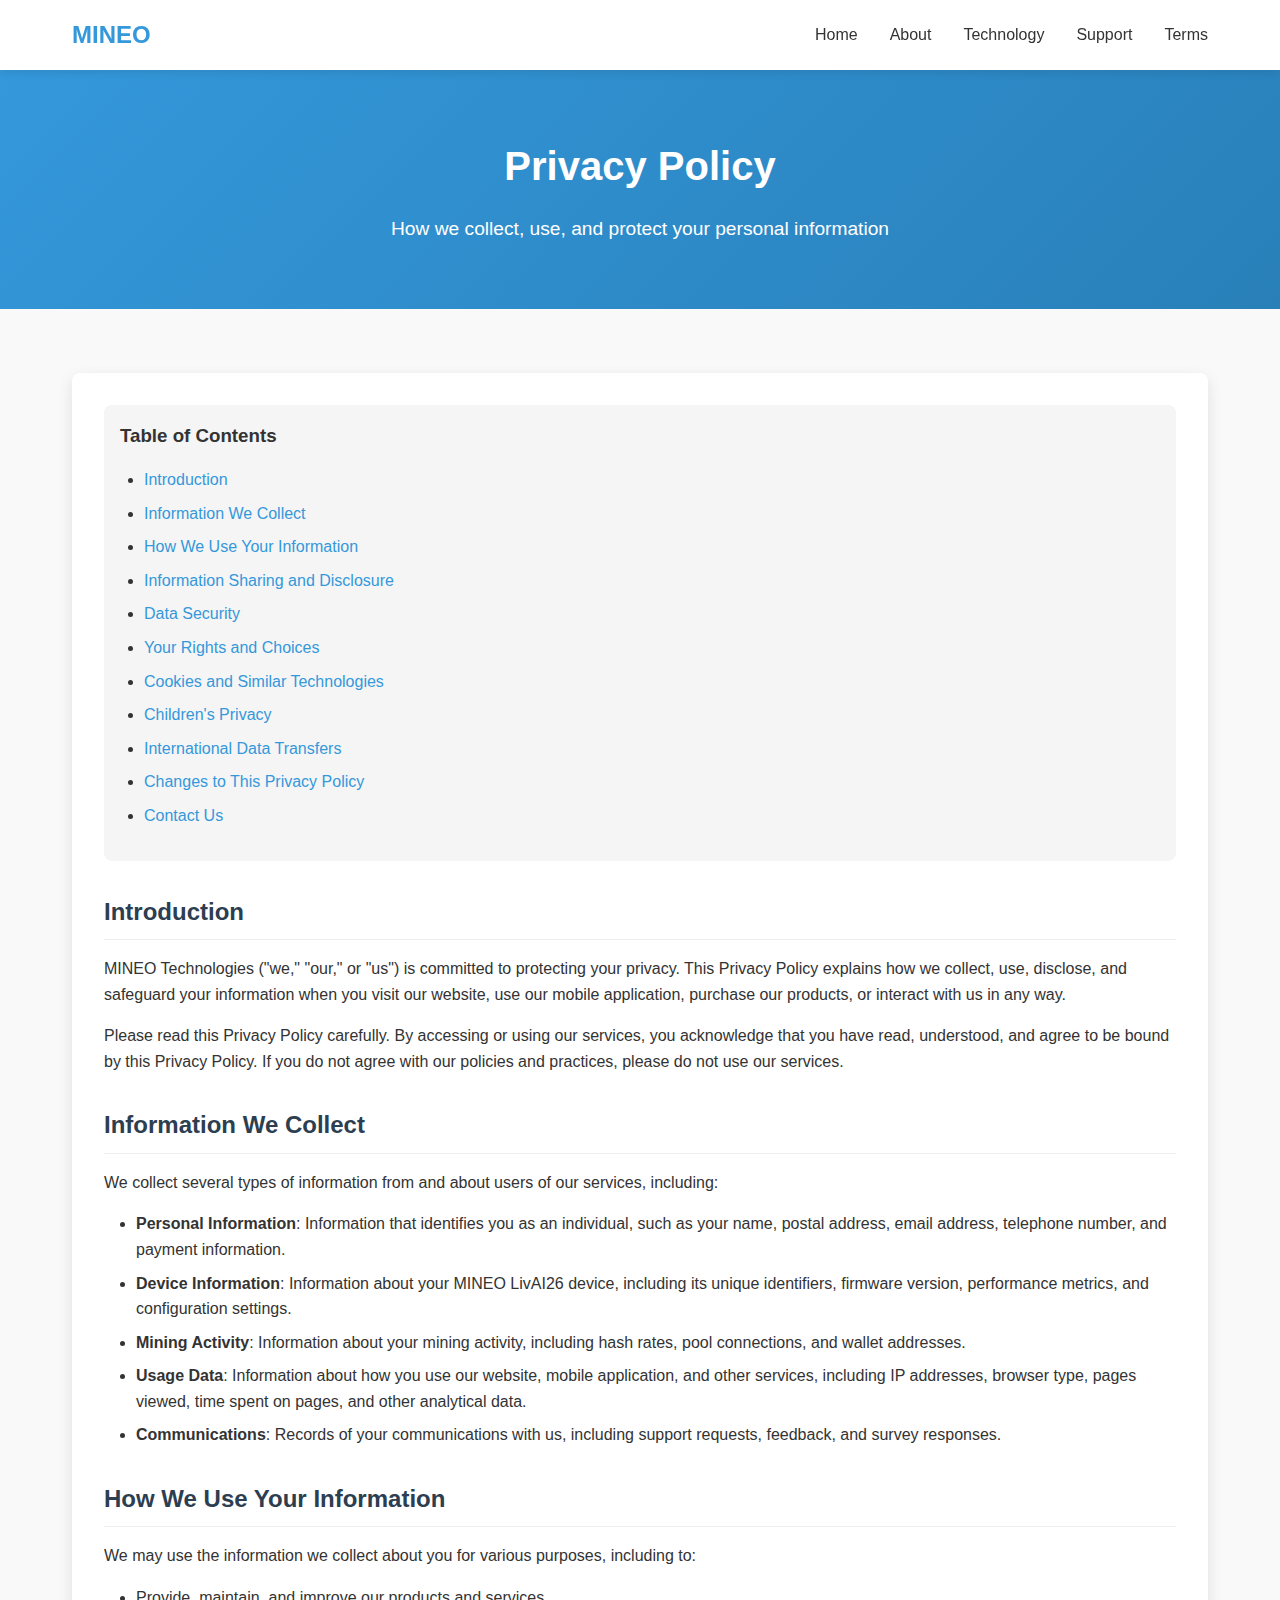
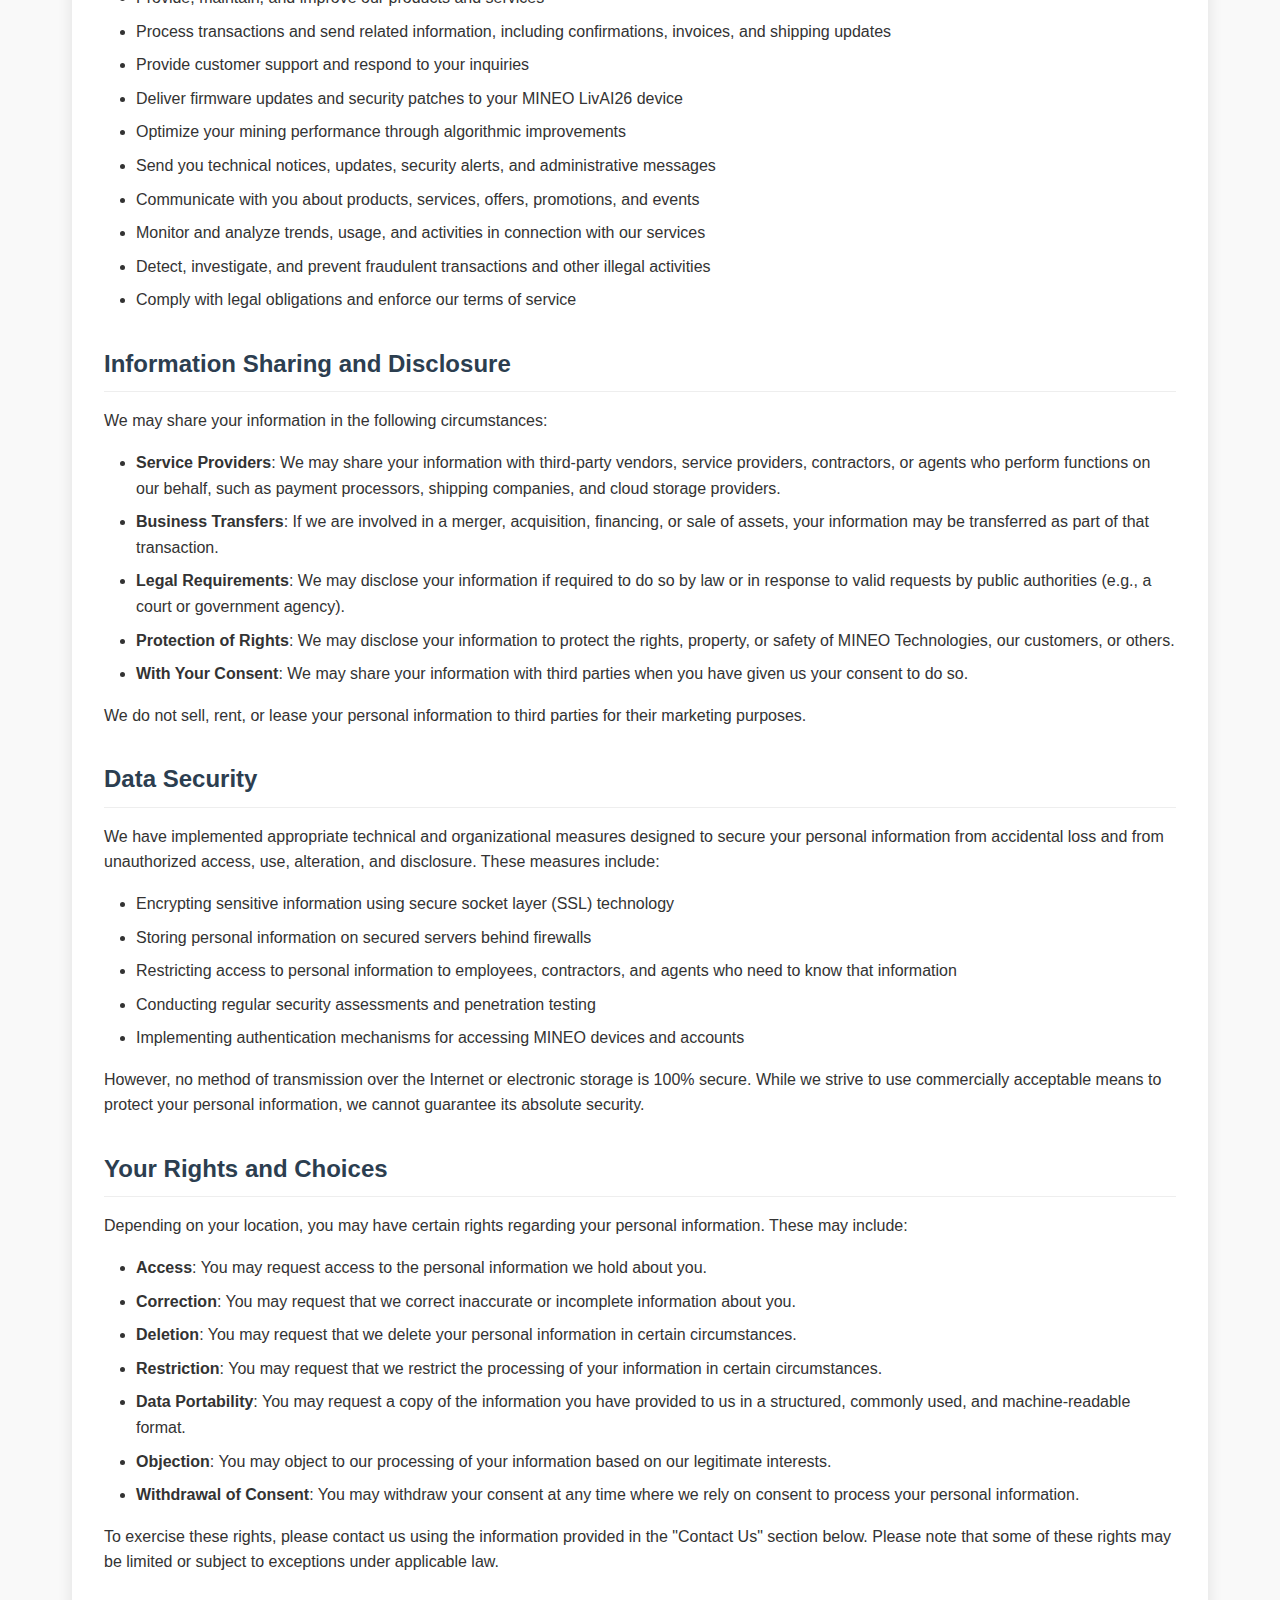
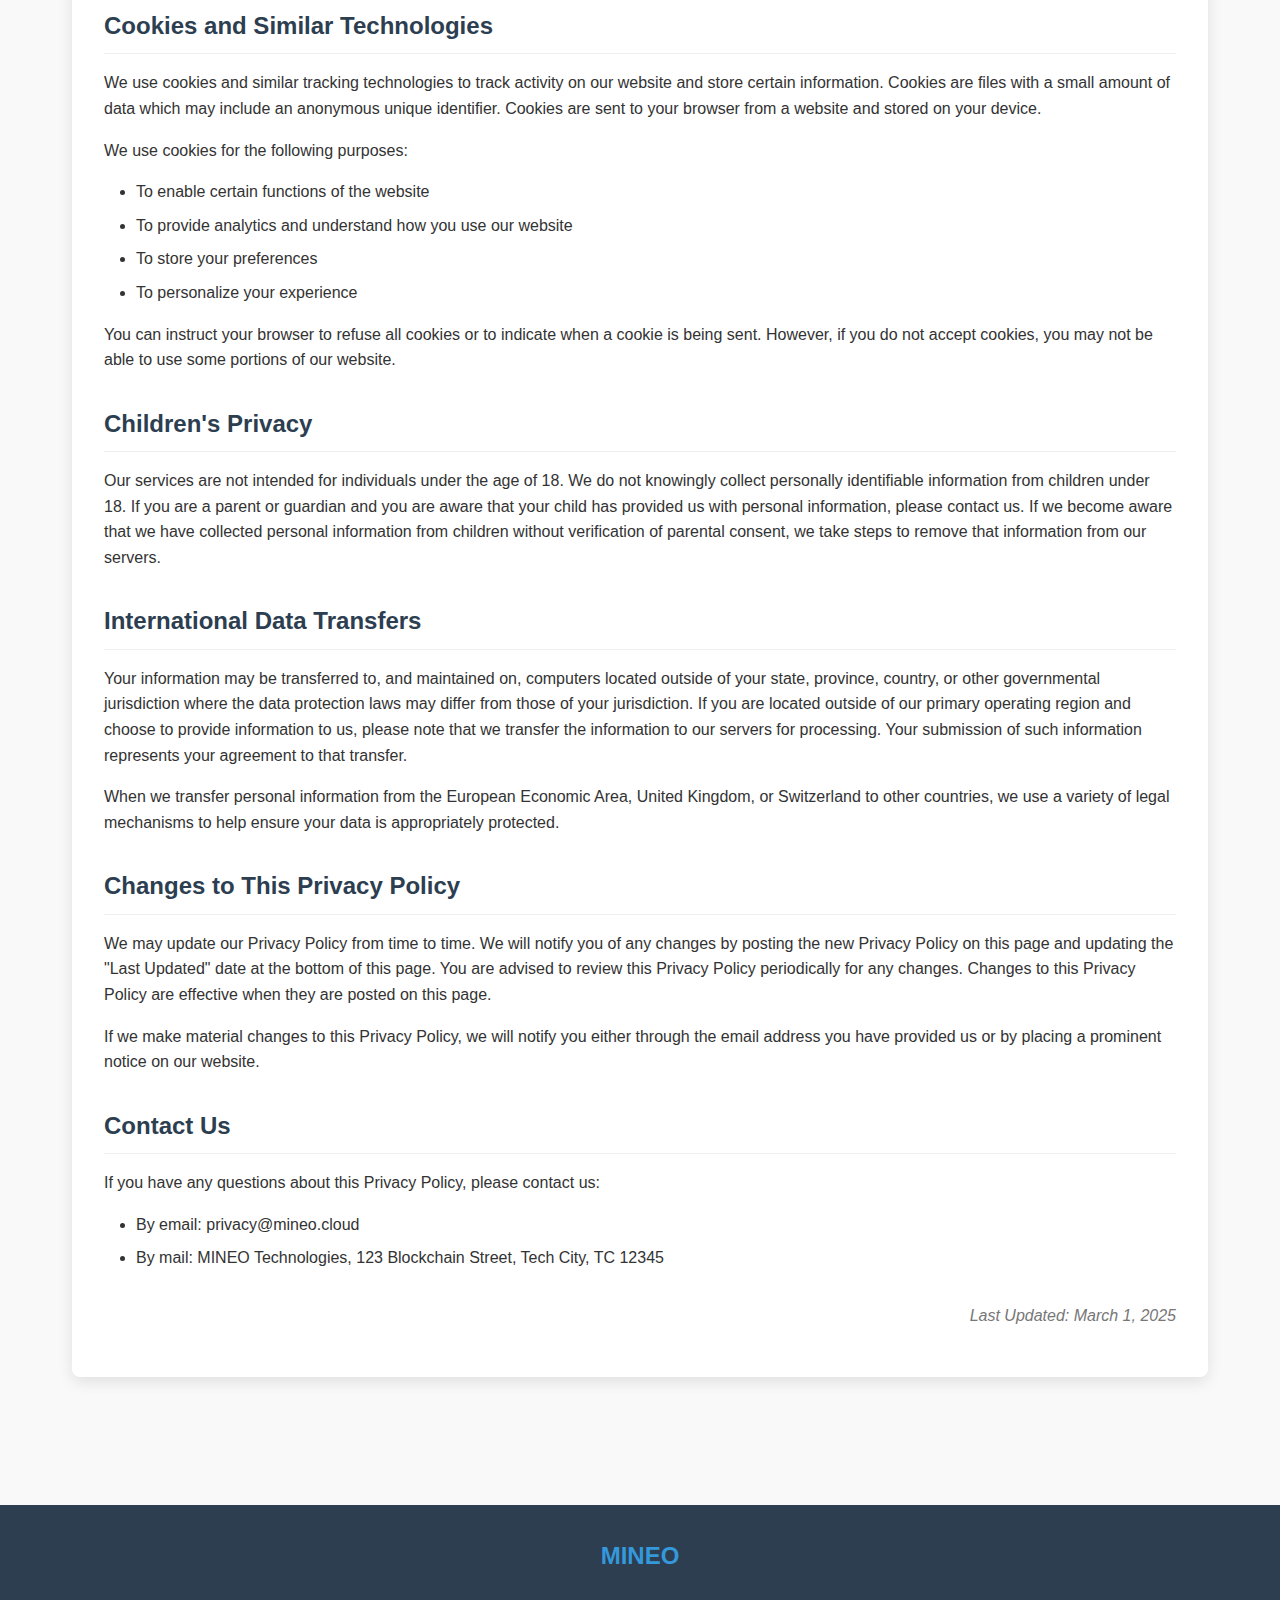
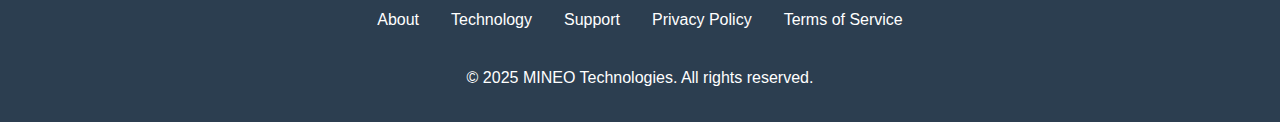
<file: privacy.html>
<!DOCTYPE html>
<html lang="en">
<head>
    <meta charset="UTF-8">
    <meta name="viewport" content="width=device-width, initial-scale=1.0">
    <title>Privacy Policy | MINEO LivAI26 Bitcoin ASIC Miner</title>
    <style>
        :root {
            --primary-color: #3498db;
            --secondary-color: #2c3e50;
            --accent-color: #e74c3c;
            --text-color: #333;
            --light-text: #777;
            --background: #f9f9f9;
            --card-bg: white;
            --border-radius: 8px;
        }
        
        * {
            margin: 0;
            padding: 0;
            box-sizing: border-box;
            font-family: 'Segoe UI', Tahoma, Geneva, Verdana, sans-serif;
        }
        
        body {
            background-color: var(--background);
            color: var(--text-color);
            line-height: 1.6;
        }
        
        header {
            background-color: var(--card-bg);
            box-shadow: 0 2px 10px rgba(0,0,0,0.1);
            padding: 1rem 0;
            position: sticky;
            top: 0;
            z-index: 100;
        }
        
        .container {
            max-width: 1200px;
            margin: 0 auto;
            padding: 0 2rem;
        }
        
        nav {
            display: flex;
            justify-content: space-between;
            align-items: center;
        }
        
        .logo {
            font-size: 1.5rem;
            font-weight: bold;
            color: var(--primary-color);
        }
        
        .nav-links {
            display: flex;
            gap: 2rem;
        }
        
        .nav-links a {
            text-decoration: none;
            color: var(--text-color);
            font-weight: 500;
            transition: color 0.3s;
        }
        
        .nav-links a:hover {
            color: var(--primary-color);
        }
        
        .hero {
            padding: 4rem 0;
            text-align: center;
            background: linear-gradient(135deg, var(--primary-color) 0%, #2980b9 100%);
            color: white;
        }
        
        .hero h1 {
            font-size: 2.5rem;
            margin-bottom: 1rem;
        }
        
        .hero p {
            font-size: 1.2rem;
            max-width: 800px;
            margin: 0 auto;
        }
        
        .section {
            padding: 4rem 0;
        }
        
        .policy-content {
            background-color: var(--card-bg);
            border-radius: var(--border-radius);
            box-shadow: 0 5px 15px rgba(0,0,0,0.1);
            padding: 2rem;
        }
        
        .policy-content h2 {
            color: var(--secondary-color);
            margin: 2rem 0 1rem;
            padding-bottom: 0.5rem;
            border-bottom: 1px solid #eee;
        }
        
        .policy-content h2:first-child {
            margin-top: 0;
        }
        
        .policy-content p {
            margin-bottom: 1rem;
        }
        
        .policy-content ul, 
        .policy-content ol {
            margin-bottom: 1rem;
            padding-left: 2rem;
        }
        
        .policy-content li {
            margin-bottom: 0.5rem;
        }
        
        .policy-date {
            text-align: right;
            font-style: italic;
            color: var(--light-text);
            margin-top: 2rem;
        }
        
        .policy-toc {
            background-color: #f5f5f5;
            padding: 1rem;
            border-radius: var(--border-radius);
            margin-bottom: 2rem;
        }
        
        .policy-toc h3 {
            margin-bottom: 1rem;
        }
        
        .policy-toc ul {
            padding-left: 1.5rem;
        }
        
        .policy-toc a {
            color: var(--primary-color);
            text-decoration: none;
        }
        
        .policy-toc a:hover {
            text-decoration: underline;
        }
        
        footer {
            background-color: var(--secondary-color);
            color: white;
            padding: 2rem 0;
            text-align: center;
            margin-top: 4rem;
        }
        
        .footer-links {
            display: flex;
            justify-content: center;
            gap: 2rem;
            margin: 2rem 0;
        }
        
        .footer-links a {
            color: white;
            text-decoration: none;
        }
        
        .footer-links a:hover {
            text-decoration: underline;
        }
        
        @media (max-width: 768px) {
            .nav-links {
                gap: 1rem;
            }
        }
    </style>
</head>
<body>
    <header>
        <div class="container">
            <nav>
                <div class="logo">MINEO</div>
                <div class="nav-links">
                    <a href="index.html">Home</a>
                    <a href="about.html">About</a>
                    <a href="technology.html">Technology</a>
                    <a href="support.html">Support</a>
                    <a href="terms.html">Terms</a>
                </div>
            </nav>
        </div>
    </header>
    
    <section class="hero">
        <div class="container">
            <h1>Privacy Policy</h1>
            <p>How we collect, use, and protect your personal information</p>
        </div>
    </section>
    
    <section class="section">
        <div class="container">
            <div class="policy-content">
                <div class="policy-toc">
                    <h3>Table of Contents</h3>
                    <ul>
                        <li><a href="#introduction">Introduction</a></li>
                        <li><a href="#information-collection">Information We Collect</a></li>
                        <li><a href="#information-use">How We Use Your Information</a></li>
                        <li><a href="#information-sharing">Information Sharing and Disclosure</a></li>
                        <li><a href="#data-security">Data Security</a></li>
                        <li><a href="#user-rights">Your Rights and Choices</a></li>
                        <li><a href="#cookies">Cookies and Similar Technologies</a></li>
                        <li><a href="#children">Children's Privacy</a></li>
                        <li><a href="#international">International Data Transfers</a></li>
                        <li><a href="#changes">Changes to This Privacy Policy</a></li>
                        <li><a href="#contact">Contact Us</a></li>
                    </ul>
                </div>
                
                <h2 id="introduction">Introduction</h2>
                <p>MINEO Technologies ("we," "our," or "us") is committed to protecting your privacy. This Privacy Policy explains how we collect, use, disclose, and safeguard your information when you visit our website, use our mobile application, purchase our products, or interact with us in any way.</p>
                <p>Please read this Privacy Policy carefully. By accessing or using our services, you acknowledge that you have read, understood, and agree to be bound by this Privacy Policy. If you do not agree with our policies and practices, please do not use our services.</p>
                
                <h2 id="information-collection">Information We Collect</h2>
                <p>We collect several types of information from and about users of our services, including:</p>
                <ul>
                    <li><strong>Personal Information</strong>: Information that identifies you as an individual, such as your name, postal address, email address, telephone number, and payment information.</li>
                    <li><strong>Device Information</strong>: Information about your MINEO LivAI26 device, including its unique identifiers, firmware version, performance metrics, and configuration settings.</li>
                    <li><strong>Mining Activity</strong>: Information about your mining activity, including hash rates, pool connections, and wallet addresses.</li>
                    <li><strong>Usage Data</strong>: Information about how you use our website, mobile application, and other services, including IP addresses, browser type, pages viewed, time spent on pages, and other analytical data.</li>
                    <li><strong>Communications</strong>: Records of your communications with us, including support requests, feedback, and survey responses.</li>
                </ul>
                
                <h2 id="information-use">How We Use Your Information</h2>
                <p>We may use the information we collect about you for various purposes, including to:</p>
                <ul>
                    <li>Provide, maintain, and improve our products and services</li>
                    <li>Process transactions and send related information, including confirmations, invoices, and shipping updates</li>
                    <li>Provide customer support and respond to your inquiries</li>
                    <li>Deliver firmware updates and security patches to your MINEO LivAI26 device</li>
                    <li>Optimize your mining performance through algorithmic improvements</li>
                    <li>Send you technical notices, updates, security alerts, and administrative messages</li>
                    <li>Communicate with you about products, services, offers, promotions, and events</li>
                    <li>Monitor and analyze trends, usage, and activities in connection with our services</li>
                    <li>Detect, investigate, and prevent fraudulent transactions and other illegal activities</li>
                    <li>Comply with legal obligations and enforce our terms of service</li>
                </ul>
                
                <h2 id="information-sharing">Information Sharing and Disclosure</h2>
                <p>We may share your information in the following circumstances:</p>
                <ul>
                    <li><strong>Service Providers</strong>: We may share your information with third-party vendors, service providers, contractors, or agents who perform functions on our behalf, such as payment processors, shipping companies, and cloud storage providers.</li>
                    <li><strong>Business Transfers</strong>: If we are involved in a merger, acquisition, financing, or sale of assets, your information may be transferred as part of that transaction.</li>
                    <li><strong>Legal Requirements</strong>: We may disclose your information if required to do so by law or in response to valid requests by public authorities (e.g., a court or government agency).</li>
                    <li><strong>Protection of Rights</strong>: We may disclose your information to protect the rights, property, or safety of MINEO Technologies, our customers, or others.</li>
                    <li><strong>With Your Consent</strong>: We may share your information with third parties when you have given us your consent to do so.</li>
                </ul>
                <p>We do not sell, rent, or lease your personal information to third parties for their marketing purposes.</p>
                
                <h2 id="data-security">Data Security</h2>
                <p>We have implemented appropriate technical and organizational measures designed to secure your personal information from accidental loss and from unauthorized access, use, alteration, and disclosure. These measures include:</p>
                <ul>
                    <li>Encrypting sensitive information using secure socket layer (SSL) technology</li>
                    <li>Storing personal information on secured servers behind firewalls</li>
                    <li>Restricting access to personal information to employees, contractors, and agents who need to know that information</li>
                    <li>Conducting regular security assessments and penetration testing</li>
                    <li>Implementing authentication mechanisms for accessing MINEO devices and accounts</li>
                </ul>
                <p>However, no method of transmission over the Internet or electronic storage is 100% secure. While we strive to use commercially acceptable means to protect your personal information, we cannot guarantee its absolute security.</p>
                
                <h2 id="user-rights">Your Rights and Choices</h2>
                <p>Depending on your location, you may have certain rights regarding your personal information. These may include:</p>
                <ul>
                    <li><strong>Access</strong>: You may request access to the personal information we hold about you.</li>
                    <li><strong>Correction</strong>: You may request that we correct inaccurate or incomplete information about you.</li>
                    <li><strong>Deletion</strong>: You may request that we delete your personal information in certain circumstances.</li>
                    <li><strong>Restriction</strong>: You may request that we restrict the processing of your information in certain circumstances.</li>
                    <li><strong>Data Portability</strong>: You may request a copy of the information you have provided to us in a structured, commonly used, and machine-readable format.</li>
                    <li><strong>Objection</strong>: You may object to our processing of your information based on our legitimate interests.</li>
                    <li><strong>Withdrawal of Consent</strong>: You may withdraw your consent at any time where we rely on consent to process your personal information.</li>
                </ul>
                <p>To exercise these rights, please contact us using the information provided in the "Contact Us" section below. Please note that some of these rights may be limited or subject to exceptions under applicable law.</p>
                
                <h2 id="cookies">Cookies and Similar Technologies</h2>
                <p>We use cookies and similar tracking technologies to track activity on our website and store certain information. Cookies are files with a small amount of data which may include an anonymous unique identifier. Cookies are sent to your browser from a website and stored on your device.</p>
                <p>We use cookies for the following purposes:</p>
                <ul>
                    <li>To enable certain functions of the website</li>
                    <li>To provide analytics and understand how you use our website</li>
                    <li>To store your preferences</li>
                    <li>To personalize your experience</li>
                </ul>
                <p>You can instruct your browser to refuse all cookies or to indicate when a cookie is being sent. However, if you do not accept cookies, you may not be able to use some portions of our website.</p>
                
                <h2 id="children">Children's Privacy</h2>
                <p>Our services are not intended for individuals under the age of 18. We do not knowingly collect personally identifiable information from children under 18. If you are a parent or guardian and you are aware that your child has provided us with personal information, please contact us. If we become aware that we have collected personal information from children without verification of parental consent, we take steps to remove that information from our servers.</p>
                
                <h2 id="international">International Data Transfers</h2>
                <p>Your information may be transferred to, and maintained on, computers located outside of your state, province, country, or other governmental jurisdiction where the data protection laws may differ from those of your jurisdiction. If you are located outside of our primary operating region and choose to provide information to us, please note that we transfer the information to our servers for processing. Your submission of such information represents your agreement to that transfer.</p>
                <p>When we transfer personal information from the European Economic Area, United Kingdom, or Switzerland to other countries, we use a variety of legal mechanisms to help ensure your data is appropriately protected.</p>
                
                <h2 id="changes">Changes to This Privacy Policy</h2>
                <p>We may update our Privacy Policy from time to time. We will notify you of any changes by posting the new Privacy Policy on this page and updating the "Last Updated" date at the bottom of this page. You are advised to review this Privacy Policy periodically for any changes. Changes to this Privacy Policy are effective when they are posted on this page.</p>
                <p>If we make material changes to this Privacy Policy, we will notify you either through the email address you have provided us or by placing a prominent notice on our website.</p>
                
                <h2 id="contact">Contact Us</h2>
                <p>If you have any questions about this Privacy Policy, please contact us:</p>
                <ul>
                    <li>By email: privacy@mineo.cloud</li>
                    <li>By mail: MINEO Technologies, 123 Blockchain Street, Tech City, TC 12345</li>
                </ul>
                
                <p class="policy-date">Last Updated: March 1, 2025</p>
            </div>
        </div>
    </section>
    
    <footer>
        <div class="container">
            <div class="logo">MINEO</div>
            <div class="footer-links">
                <a href="about.html">About</a>
                <a href="technology.html">Technology</a>
                <a href="support.html">Support</a>
                <a href="privacy.html">Privacy Policy</a>
                <a href="terms.html">Terms of Service</a>
            </div>
            <p>© 2025 MINEO Technologies. All rights reserved.</p>
        </div>
    </footer>
</body>
</html>
</file>
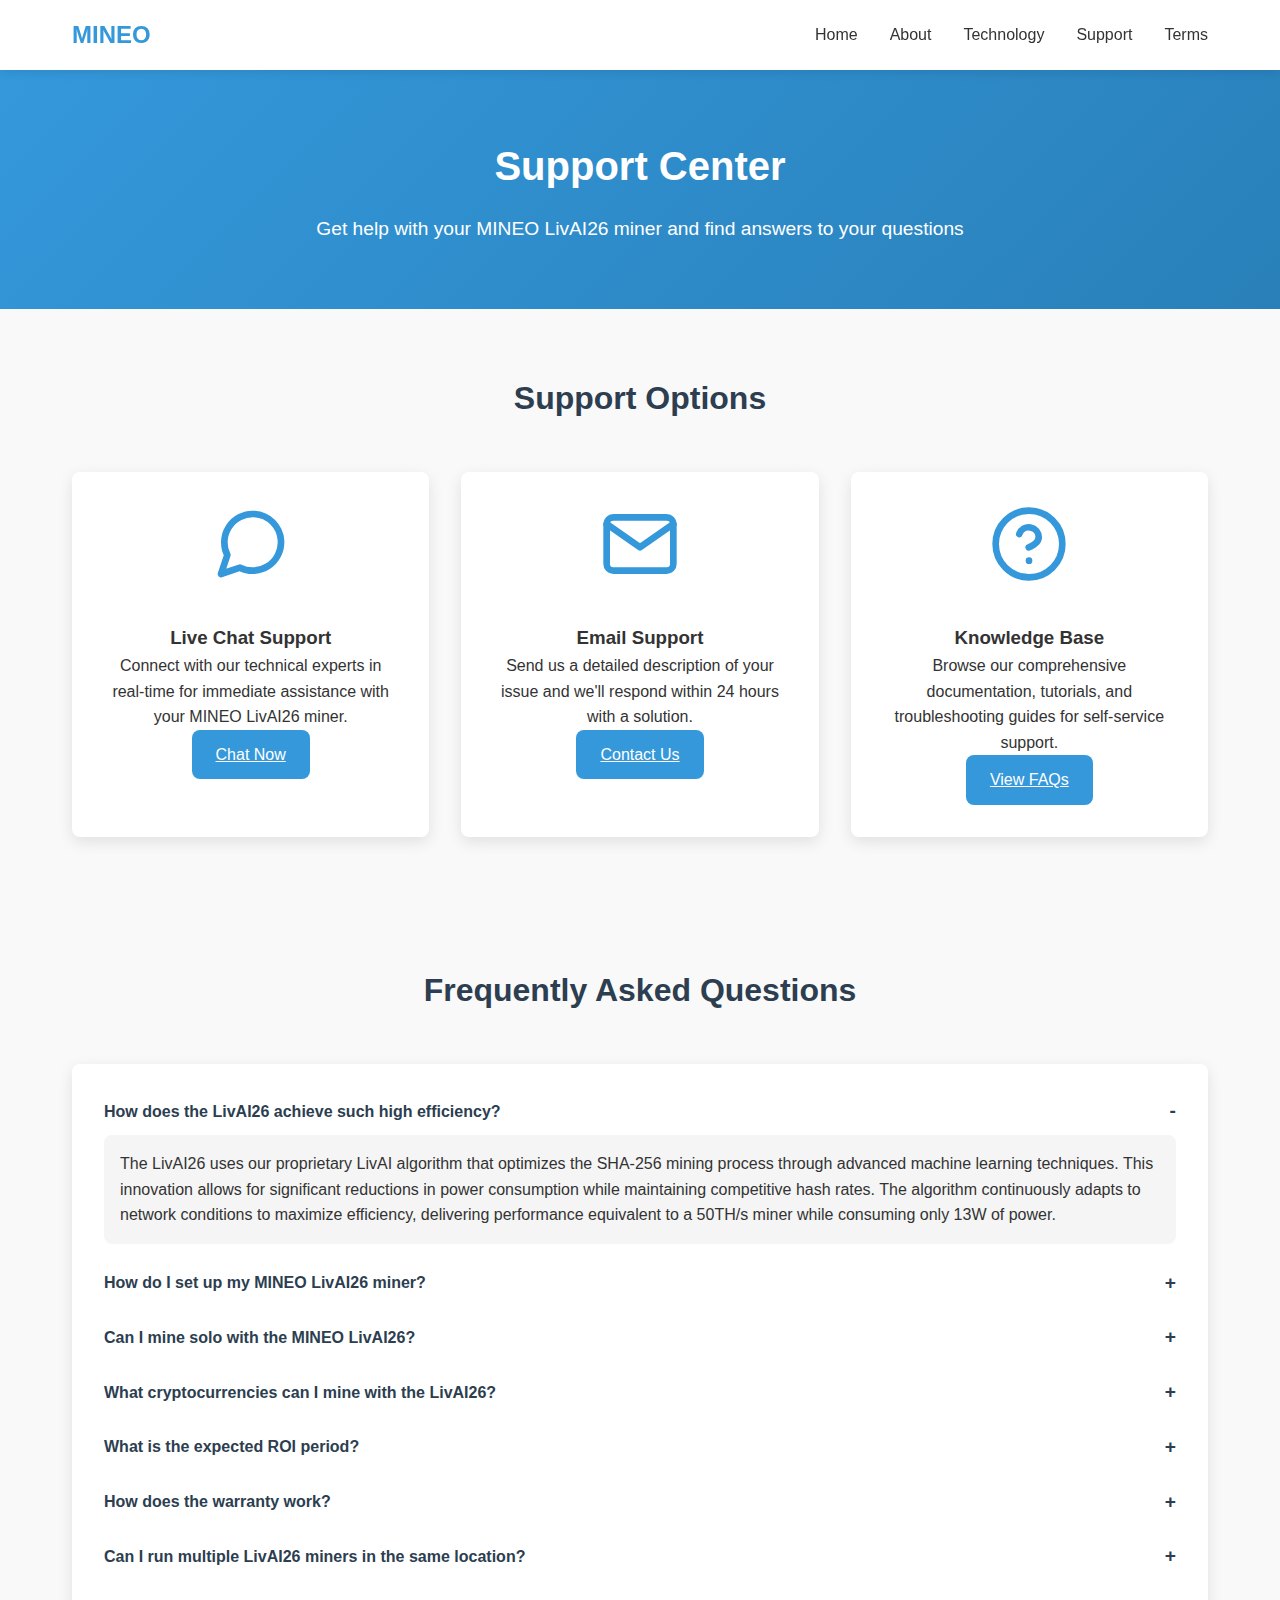
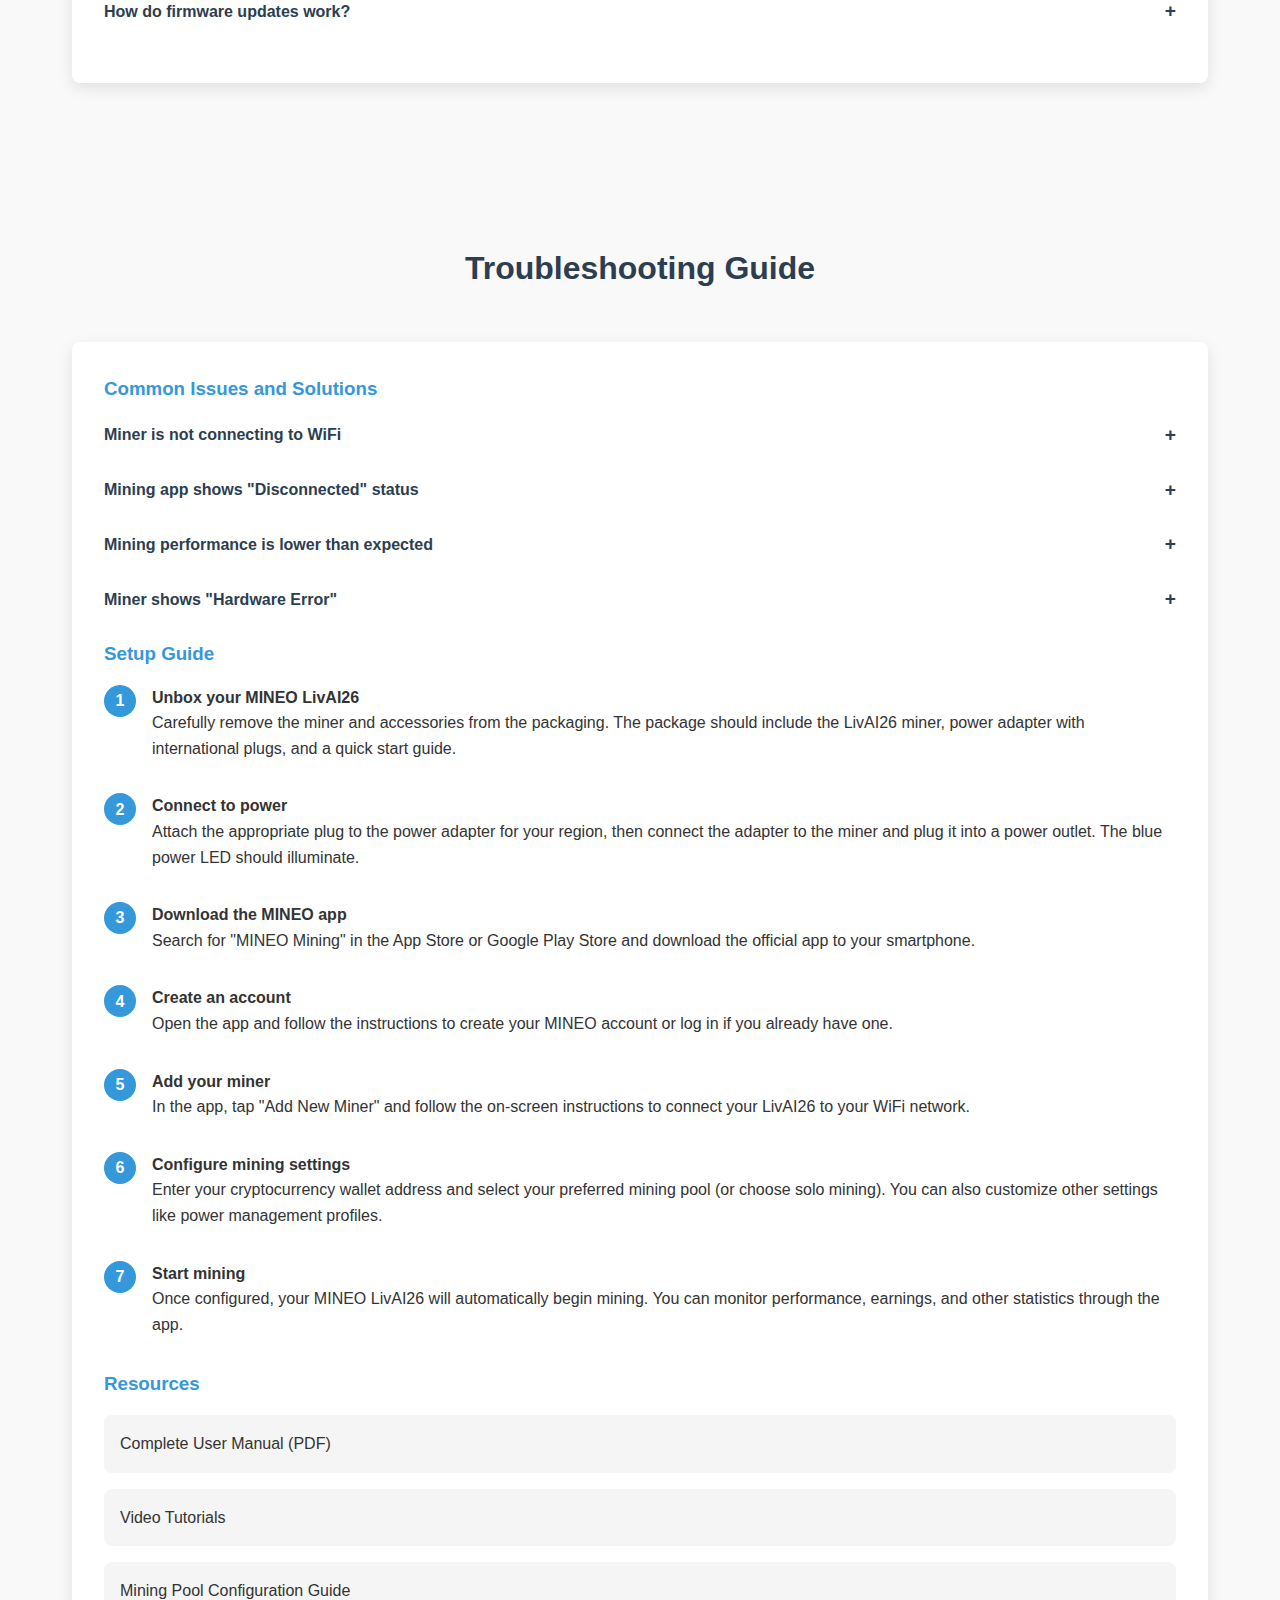
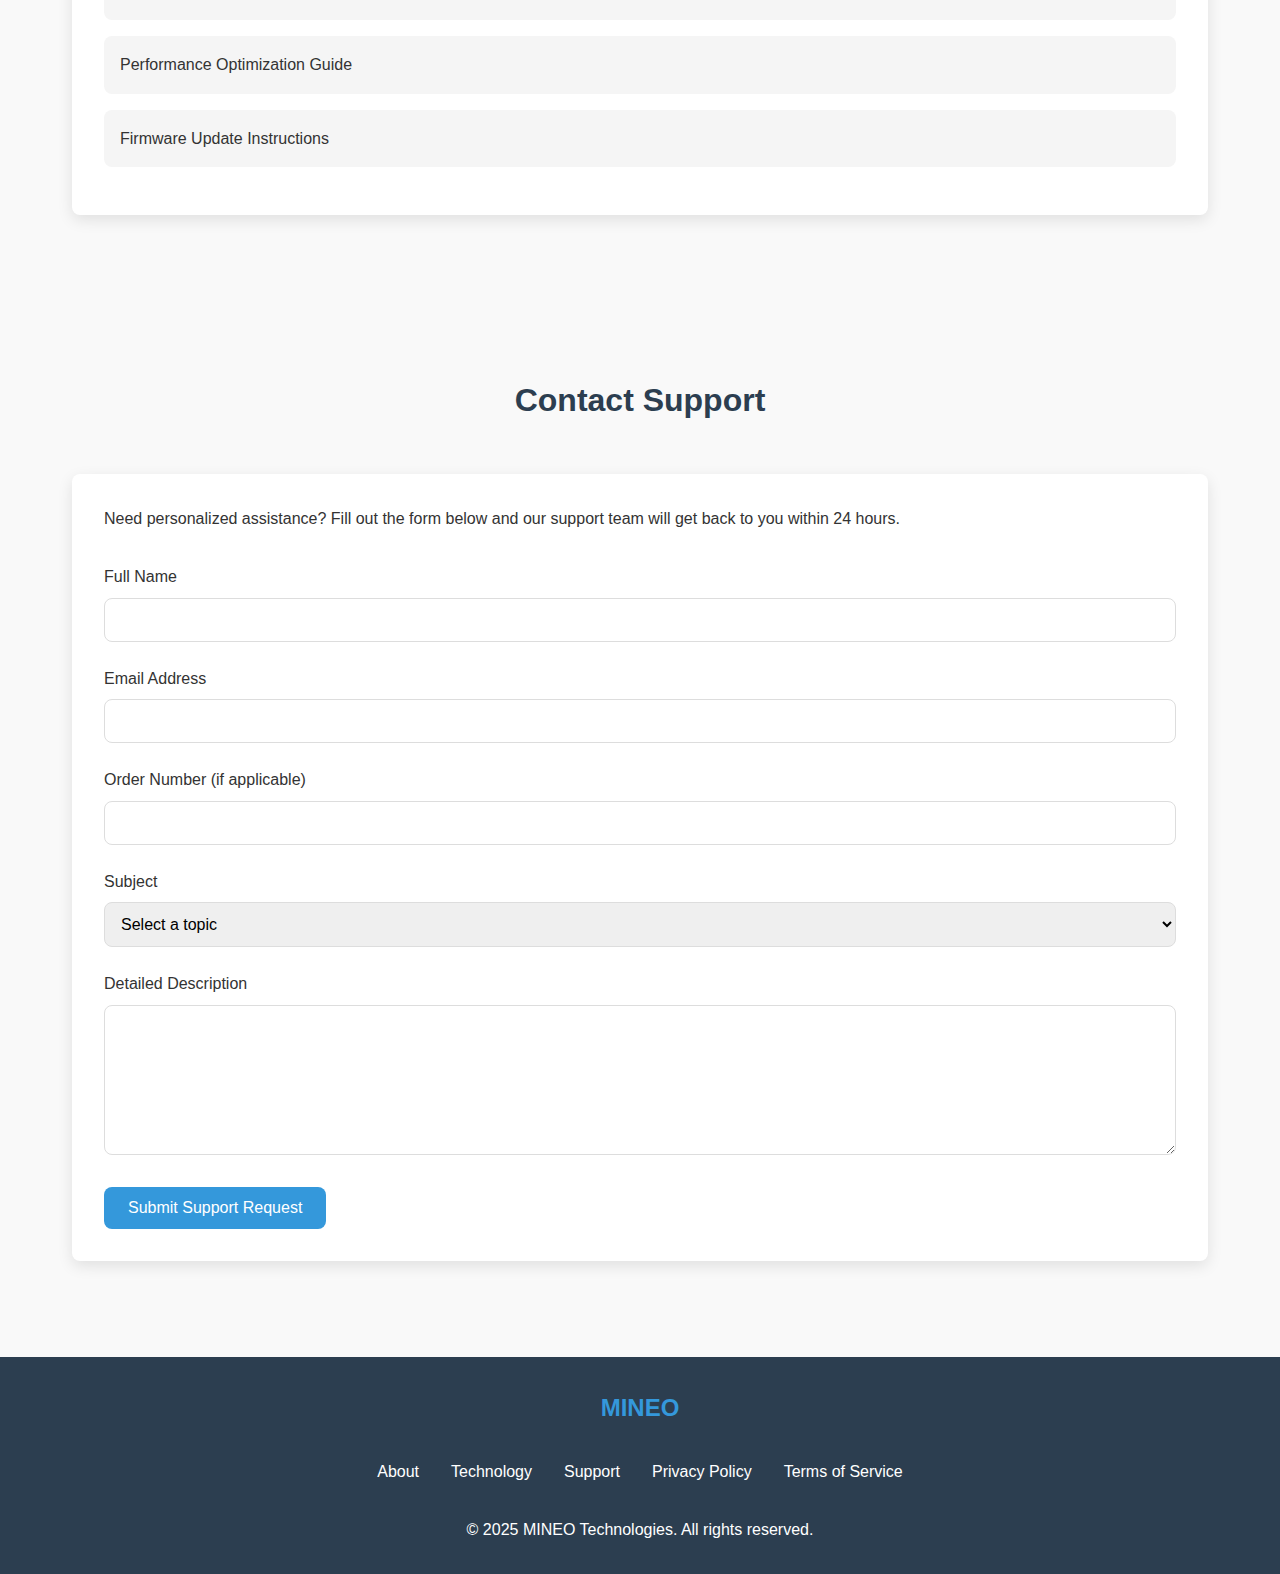
<file: support.html>
<!DOCTYPE html>
<html lang="en">
<head>
    <meta charset="UTF-8">
    <meta name="viewport" content="width=device-width, initial-scale=1.0">
    <title>Support | MINEO LivAI26 Bitcoin ASIC Miner</title>
    <style>
        :root {
            --primary-color: #3498db;
            --secondary-color: #2c3e50;
            --accent-color: #e74c3c;
            --text-color: #333;
            --light-text: #777;
            --background: #f9f9f9;
            --card-bg: white;
            --border-radius: 8px;
        }
        
        * {
            margin: 0;
            padding: 0;
            box-sizing: border-box;
            font-family: 'Segoe UI', Tahoma, Geneva, Verdana, sans-serif;
        }
        
        body {
            background-color: var(--background);
            color: var(--text-color);
            line-height: 1.6;
        }
        
        header {
            background-color: var(--card-bg);
            box-shadow: 0 2px 10px rgba(0,0,0,0.1);
            padding: 1rem 0;
            position: sticky;
            top: 0;
            z-index: 100;
        }
        
        .container {
            max-width: 1200px;
            margin: 0 auto;
            padding: 0 2rem;
        }
        
        nav {
            display: flex;
            justify-content: space-between;
            align-items: center;
        }
        
        .logo {
            font-size: 1.5rem;
            font-weight: bold;
            color: var(--primary-color);
        }
        
        .nav-links {
            display: flex;
            gap: 2rem;
        }
        
        .nav-links a {
            text-decoration: none;
            color: var(--text-color);
            font-weight: 500;
            transition: color 0.3s;
        }
        
        .nav-links a:hover {
            color: var(--primary-color);
        }
        
        .hero {
            padding: 4rem 0;
            text-align: center;
            background: linear-gradient(135deg, var(--primary-color) 0%, #2980b9 100%);
            color: white;
        }
        
        .hero h1 {
            font-size: 2.5rem;
            margin-bottom: 1rem;
        }
        
        .hero p {
            font-size: 1.2rem;
            max-width: 800px;
            margin: 0 auto;
        }
        
        .section {
            padding: 4rem 0;
        }
        
        .section-title {
            text-align: center;
            margin-bottom: 3rem;
            font-size: 2rem;
            color: var(--secondary-color);
        }
        
        .card {
            background-color: var(--card-bg);
            border-radius: var(--border-radius);
            box-shadow: 0 5px 15px rgba(0,0,0,0.1);
            padding: 2rem;
            margin-bottom: 2rem;
        }
        
        .card h3 {
            color: var(--primary-color);
            margin-bottom: 1rem;
        }
        
        .support-grid {
            display: grid;
            grid-template-columns: repeat(auto-fill, minmax(300px, 1fr));
            gap: 2rem;
        }
        
        .support-card {
            background-color: var(--card-bg);
            border-radius: var(--border-radius);
            box-shadow: 0 5px 15px rgba(0,0,0,0.1);
            padding: 2rem;
            text-align: center;
            transition: transform 0.3s;
        }
        
        .support-card:hover {
            transform: translateY(-5px);
        }
        
        .support-icon {
            font-size: 3rem;
            color: var(--primary-color);
            margin-bottom: 1rem;
        }
        
        .support-icon svg {
            width: 80px;
            height: 80px;
        }
        
        .contact-form {
            margin-top: 2rem;
        }
        
        .form-group {
            margin-bottom: 1.5rem;
        }
        
        .form-group label {
            display: block;
            margin-bottom: 0.5rem;
            font-weight: 500;
        }
        
        .form-control {
            width: 100%;
            padding: 0.75rem;
            border: 1px solid #ddd;
            border-radius: var(--border-radius);
            font-size: 1rem;
        }
        
        textarea.form-control {
            min-height: 150px;
        }
        
        .btn {
            display: inline-block;
            background-color: var(--primary-color);
            color: white;
            padding: 0.75rem 1.5rem;
            border: none;
            border-radius: var(--border-radius);
            font-size: 1rem;
            cursor: pointer;
            transition: background-color 0.3s;
        }
        
        .btn:hover {
            background-color: #2980b9;
        }
        
        .faq-item {
            margin-bottom: 1.5rem;
        }
        
        .faq-question {
            font-weight: 600;
            margin-bottom: 0.5rem;
            color: var(--secondary-color);
            cursor: pointer;
            display: flex;
            justify-content: space-between;
            align-items: center;
        }
        
        .faq-question::after {
            content: '+';
            font-size: 1.2rem;
        }
        
        .faq-answer {
            padding: 1rem;
            background-color: #f5f5f5;
            border-radius: var(--border-radius);
            display: none;
        }
        
        .faq-item.open .faq-question::after {
            content: '-';
        }
        
        .faq-item.open .faq-answer {
            display: block;
        }
        
        .support-steps {
            counter-reset: step-counter;
            list-style-type: none;
        }
        
        .support-step {
            position: relative;
            padding-left: 3rem;
            margin-bottom: 2rem;
        }
        
        .support-step::before {
            counter-increment: step-counter;
            content: counter(step-counter);
            position: absolute;
            left: 0;
            top: 0;
            width: 2rem;
            height: 2rem;
            background-color: var(--primary-color);
            color: white;
            border-radius: 50%;
            display: flex;
            align-items: center;
            justify-content: center;
            font-weight: bold;
        }
        
        .documentation-list {
            list-style-type: none;
        }
        
        .documentation-list li {
            margin-bottom: 1rem;
        }
        
        .documentation-list a {
            display: block;
            padding: 1rem;
            background-color: #f5f5f5;
            border-radius: var(--border-radius);
            text-decoration: none;
            color: var(--text-color);
            transition: background-color 0.3s;
        }
        
        .documentation-list a:hover {
            background-color: #e0e0e0;
        }
        
        footer {
            background-color: var(--secondary-color);
            color: white;
            padding: 2rem 0;
            text-align: center;
        }
        
        .footer-links {
            display: flex;
            justify-content: center;
            gap: 2rem;
            margin: 2rem 0;
        }
        
        .footer-links a {
            color: white;
            text-decoration: none;
        }
        
        .footer-links a:hover {
            text-decoration: underline;
        }
        
        @media (max-width: 768px) {
            .nav-links {
                gap: 1rem;
            }
            
            .support-grid {
                grid-template-columns: 1fr;
            }
        }
    </style>
</head>
<body>
    <header>
        <div class="container">
            <nav>
                <div class="logo">MINEO</div>
                <div class="nav-links">
                    <a href="index.html">Home</a>
                    <a href="about.html">About</a>
                    <a href="technology.html">Technology</a>
                    <a href="support.html">Support</a>
                    <a href="terms.html">Terms</a>
                </div>
            </nav>
        </div>
    </header>
    
    <section class="hero">
        <div class="container">
            <h1>Support Center</h1>
            <p>Get help with your MINEO LivAI26 miner and find answers to your questions</p>
        </div>
    </section>
    
    <section class="section">
        <div class="container">
            <h2 class="section-title">Support Options</h2>
            <div class="support-grid">
                <div class="support-card">
                    <div class="support-icon">
                        <svg xmlns="http://www.w3.org/2000/svg" viewBox="0 0 24 24" fill="none" stroke="currentColor" stroke-width="2" stroke-linecap="round" stroke-linejoin="round">
                            <path d="M21 11.5a8.38 8.38 0 0 1-.9 3.8 8.5 8.5 0 0 1-7.6 4.7 8.38 8.38 0 0 1-3.8-.9L3 21l1.9-5.7a8.38 8.38 0 0 1-.9-3.8 8.5 8.5 0 0 1 4.7-7.6 8.38 8.38 0 0 1 3.8-.9h.5a8.48 8.48 0 0 1 8 8v.5z"></path>
                        </svg>
                    </div>
                    <h3>Live Chat Support</h3>
                    <p>Connect with our technical experts in real-time for immediate assistance with your MINEO LivAI26 miner.</p>
                    <a href="#" class="btn">Chat Now</a>
                </div>
                <div class="support-card">
                    <div class="support-icon">
                        <svg xmlns="http://www.w3.org/2000/svg" viewBox="0 0 24 24" fill="none" stroke="currentColor" stroke-width="2" stroke-linecap="round" stroke-linejoin="round">
                            <path d="M4 4h16c1.1 0 2 .9 2 2v12c0 1.1-.9 2-2 2H4c-1.1 0-2-.9-2-2V6c0-1.1.9-2 2-2z"></path>
                            <polyline points="22,6 12,13 2,6"></polyline>
                        </svg>
                    </div>
                    <h3>Email Support</h3>
                    <p>Send us a detailed description of your issue and we'll respond within 24 hours with a solution.</p>
                    <a href="#contact-form" class="btn">Contact Us</a>
                </div>
                <div class="support-card">
                    <div class="support-icon">
                        <svg xmlns="http://www.w3.org/2000/svg" viewBox="0 0 24 24" fill="none" stroke="currentColor" stroke-width="2" stroke-linecap="round" stroke-linejoin="round">
                            <circle cx="12" cy="12" r="10"></circle>
                            <path d="M9.09 9a3 3 0 0 1 5.83 1c0 2-3 3-3 3"></path>
                            <line x1="12" y1="17" x2="12.01" y2="17"></line>
                        </svg>
                    </div>
                    <h3>Knowledge Base</h3>
                    <p>Browse our comprehensive documentation, tutorials, and troubleshooting guides for self-service support.</p>
                    <a href="#faq" class="btn">View FAQs</a>
                </div>
            </div>
        </div>
    </section>
    
    <section id="faq" class="section">
        <div class="container">
            <h2 class="section-title">Frequently Asked Questions</h2>
            <div class="card">
                <div class="faq-item open">
                    <div class="faq-question">How does the LivAI26 achieve such high efficiency?</div>
                    <div class="faq-answer">
                        <p>The LivAI26 uses our proprietary LivAI algorithm that optimizes the SHA-256 mining process through advanced machine learning techniques. This innovation allows for significant reductions in power consumption while maintaining competitive hash rates. The algorithm continuously adapts to network conditions to maximize efficiency, delivering performance equivalent to a 50TH/s miner while consuming only 13W of power.</p>
                    </div>
                </div>
                <div class="faq-item">
                    <div class="faq-question">How do I set up my MINEO LivAI26 miner?</div>
                    <div class="faq-answer">
                        <p>Setting up your MINEO LivAI26 is simple:</p>
                        <ol>
                            <li>Connect the miner to a power source using the included adapter</li>
                            <li>Download the MINEO app from the App Store or Google Play</li>
                            <li>Open the app and follow the on-screen instructions to connect the miner to your WiFi network</li>
                            <li>Enter your cryptocurrency wallet address</li>
                            <li>Select your preferred mining pool or choose solo mining</li>
                            <li>The miner will automatically start mining</li>
                        </ol>
                    </div>
                </div>
                <div class="faq-item">
                    <div class="faq-question">Can I mine solo with the MINEO LivAI26?</div>
                    <div class="faq-answer">
                        <p>Yes, the LivAI26 is perfectly suitable for solo mining with its performance equivalent to a 50TH/s miner. Every 10 minutes, you have the opportunity to discover a block with rewards up to 3.125 bitcoins. You can also connect to mining pools if preferred. The miner's energy efficiency makes it economically viable for solo mining unlike traditional miners with high operating costs.</p>
                    </div>
                </div>
                <div class="faq-item">
                    <div class="faq-question">What cryptocurrencies can I mine with the LivAI26?</div>
                    <div class="faq-answer">
                        <p>The MINEO LivAI26 supports mining of all cryptocurrencies based on the SHA-256 algorithm, including:</p>
                        <ul>
                            <li>Bitcoin (BTC)</li>
                            <li>Bitcoin Cash (BCH)</li>
                            <li>Bitcoin SV (BSV)</li>
                            <li>DigiByte (DGB)</li>
                            <li>And other SHA-256 based coins</li>
                        </ul>
                        <p>The miner automatically optimizes its performance for each cryptocurrency's specific blockchain characteristics.</p>
                    </div>
                </div>
                <div class="faq-item">
                    <div class="faq-question">What is the expected ROI period?</div>
                    <div class="faq-answer">
                        <p>ROI periods vary based on network difficulty, cryptocurrency prices, and whether blocks are discovered. The LivAI26's advantage is its minimal operational costs due to ultra-low power consumption (13W), which significantly improves the potential ROI compared to traditional miners with high electricity costs.</p>
                        <p>With current Bitcoin prices and network difficulty, and considering the miner's potential to discover blocks, many users can expect to see a return on their investment within 3-6 months. However, cryptocurrency mining is inherently variable, and returns cannot be guaranteed.</p>
                    </div>
                </div>
                <div class="faq-item">
                    <div class="faq-question">How does the warranty work?</div>
                    <div class="faq-answer">
                        <p>The MINEO LivAI26 comes with a comprehensive 2-year warranty covering all hardware defects and failures under normal usage conditions. If your device experiences any issues, our support team will help diagnose the problem and arrange for repair or replacement if necessary.</p>
                        <p>The warranty does not cover damage caused by improper use, unauthorized modifications, or exposure to extreme environmental conditions. To make a warranty claim, contact our support team with your order details and a description of the issue.</p>
                    </div>
                </div>
                <div class="faq-item">
                    <div class="faq-question">Can I run multiple LivAI26 miners in the same location?</div>
                    <div class="faq-answer">
                        <p>Yes, you can run multiple MINEO LivAI26 miners in the same location without any issues. Each miner operates independently and can be managed through the MINEO app. Running multiple miners increases your chances of discovering blocks if solo mining, or increases your rewards from pool mining.</p>
                        <p>The low power consumption of the LivAI26 (just 13W per device) means you can operate numerous miners on a standard household power circuit without concerns about overloading or excessive electricity costs.</p>
                    </div>
                </div>
                <div class="faq-item">
                    <div class="faq-question">How do firmware updates work?</div>
                    <div class="faq-answer">
                        <p>The MINEO LivAI26 receives automatic firmware updates over your WiFi connection. These updates improve performance, add new features, and enhance security. When a new update is available, you'll receive a notification in the MINEO app.</p>
                        <p>Updates install automatically during periods of low mining activity to minimize impact on your mining operations. You can also manually check for updates or schedule them at specific times through the app. All firmware updates are included free of charge for the life of the device.</p>
                    </div>
                </div>
            </div>
        </div>
    </section>
    
    <section class="section">
        <div class="container">
            <h2 class="section-title">Troubleshooting Guide</h2>
            <div class="card">
                <h3>Common Issues and Solutions</h3>
                
                <div class="faq-item">
                    <div class="faq-question">Miner is not connecting to WiFi</div>
                    <div class="faq-answer">
                        <ol>
                            <li>Ensure the miner is within range of your WiFi router</li>
                            <li>Verify you entered the correct WiFi password</li>
                            <li>Try resetting the miner by disconnecting power for 10 seconds, then reconnecting</li>
                            <li>Check if your WiFi uses 5GHz band (the miner supports both 2.4GHz and 5GHz)</li>
                            <li>If issues persist, try connecting via Ethernet cable</li>
                        </ol>
                    </div>
                </div>
                
                <div class="faq-item">
                    <div class="faq-question">Mining app shows "Disconnected" status</div>
                    <div class="faq-answer">
                        <ol>
                            <li>Verify the miner is powered on (blue LED should be illuminated)</li>
                            <li>Check your internet connection</li>
                            <li>Ensure your smartphone and miner are on the same network</li>
                            <li>Try force-closing and reopening the app</li>
                            <li>Reset the miner by disconnecting power for 10 seconds</li>
                        </ol>
                    </div>
                </div>
                
                <div class="faq-item">
                    <div class="faq-question">Mining performance is lower than expected</div>
                    <div class="faq-answer">
                        <ol>
                            <li>Check that your miner has the latest firmware update</li>
                            <li>Verify your internet connection speed and stability</li>
                            <li>Try connecting to a different mining pool</li>
                            <li>Ensure the miner is placed in a well-ventilated area</li>
                            <li>Check for any network firewalls that might be blocking mining traffic</li>
                        </ol>
                    </div>
                </div>
                
                <div class="faq-item">
                    <div class="faq-question">Miner shows "Hardware Error"</div>
                    <div class="faq-answer">
                        <ol>
                            <li>Power cycle the miner by disconnecting and reconnecting after 30 seconds</li>
                            <li>Check for the latest firmware update</li>
                            <li>If using a power adapter different from the one provided, switch to the original</li>
                            <li>If the error persists, contact support for assistance</li>
                        </ol>
                    </div>
                </div>
                
                <h3>Setup Guide</h3>
                <ol class="support-steps">
                    <li class="support-step">
                        <h4>Unbox your MINEO LivAI26</h4>
                        <p>Carefully remove the miner and accessories from the packaging. The package should include the LivAI26 miner, power adapter with international plugs, and a quick start guide.</p>
                    </li>
                    <li class="support-step">
                        <h4>Connect to power</h4>
                        <p>Attach the appropriate plug to the power adapter for your region, then connect the adapter to the miner and plug it into a power outlet. The blue power LED should illuminate.</p>
                    </li>
                    <li class="support-step">
                        <h4>Download the MINEO app</h4>
                        <p>Search for "MINEO Mining" in the App Store or Google Play Store and download the official app to your smartphone.</p>
                    </li>
                    <li class="support-step">
                        <h4>Create an account</h4>
                        <p>Open the app and follow the instructions to create your MINEO account or log in if you already have one.</p>
                    </li>
                    <li class="support-step">
                        <h4>Add your miner</h4>
                        <p>In the app, tap "Add New Miner" and follow the on-screen instructions to connect your LivAI26 to your WiFi network.</p>
                    </li>
                    <li class="support-step">
                        <h4>Configure mining settings</h4>
                        <p>Enter your cryptocurrency wallet address and select your preferred mining pool (or choose solo mining). You can also customize other settings like power management profiles.</p>
                    </li>
                    <li class="support-step">
                        <h4>Start mining</h4>
                        <p>Once configured, your MINEO LivAI26 will automatically begin mining. You can monitor performance, earnings, and other statistics through the app.</p>
                    </li>
                </ol>
                
                <h3>Resources</h3>
                <ul class="documentation-list">
                    <li><a href="#">Complete User Manual (PDF)</a></li>
                    <li><a href="#">Video Tutorials</a></li>
                    <li><a href="#">Mining Pool Configuration Guide</a></li>
                    <li><a href="#">Performance Optimization Guide</a></li>
                    <li><a href="#">Firmware Update Instructions</a></li>
                </ul>
            </div>
        </div>
    </section>
    
    <section id="contact-form" class="section">
        <div class="container">
            <h2 class="section-title">Contact Support</h2>
            <div class="card">
                <p>Need personalized assistance? Fill out the form below and our support team will get back to you within 24 hours.</p>
                
                <form class="contact-form">
                    <div class="form-group">
                        <label for="name">Full Name</label>
                        <input type="text" id="name" class="form-control" required>
                    </div>
                    <div class="form-group">
                        <label for="email">Email Address</label>
                        <input type="email" id="email" class="form-control" required>
                    </div>
                    <div class="form-group">
                        <label for="order">Order Number (if applicable)</label>
                        <input type="text" id="order" class="form-control">
                    </div>
                    <div class="form-group">
                        <label for="subject">Subject</label>
                        <select id="subject" class="form-control" required>
                            <option value="">Select a topic</option>
                            <option value="pre-sales">Pre-Sales Question</option>
                            <option value="order">Order Status</option>
                            <option value="setup">Setup Assistance</option>
                            <option value="technical">Technical Issue</option>
                            <option value="warranty">Warranty Claim</option>
                            <option value="other">Other</option>
                        </select>
                    </div>
                    <div class="form-group">
                        <label for="message">Detailed Description</label>
                        <textarea id="message" class="form-control" required></textarea>
                    </div>
                    <button type="submit" class="btn">Submit Support Request</button>
                </form>
            </div>
        </div>
    </section>
    
    <footer>
        <div class="container">
            <div class="logo">MINEO</div>
            <div class="footer-links">
                <a href="about.html">About</a>
                <a href="technology.html">Technology</a>
                <a href="support.html">Support</a>
                <a href="privacy.html">Privacy Policy</a>
                <a href="terms.html">Terms of Service</a>
            </div>
            <p>© 2025 MINEO Technologies. All rights reserved.</p>
        </div>
    </footer>
    
    <script>
        // Simple FAQ toggle functionality
        document.querySelectorAll('.faq-question').forEach(question => {
            question.addEventListener('click', () => {
                const item = question.parentElement;
                item.classList.toggle('open');
            });
        });
    </script>
</body>
</html>
</file>
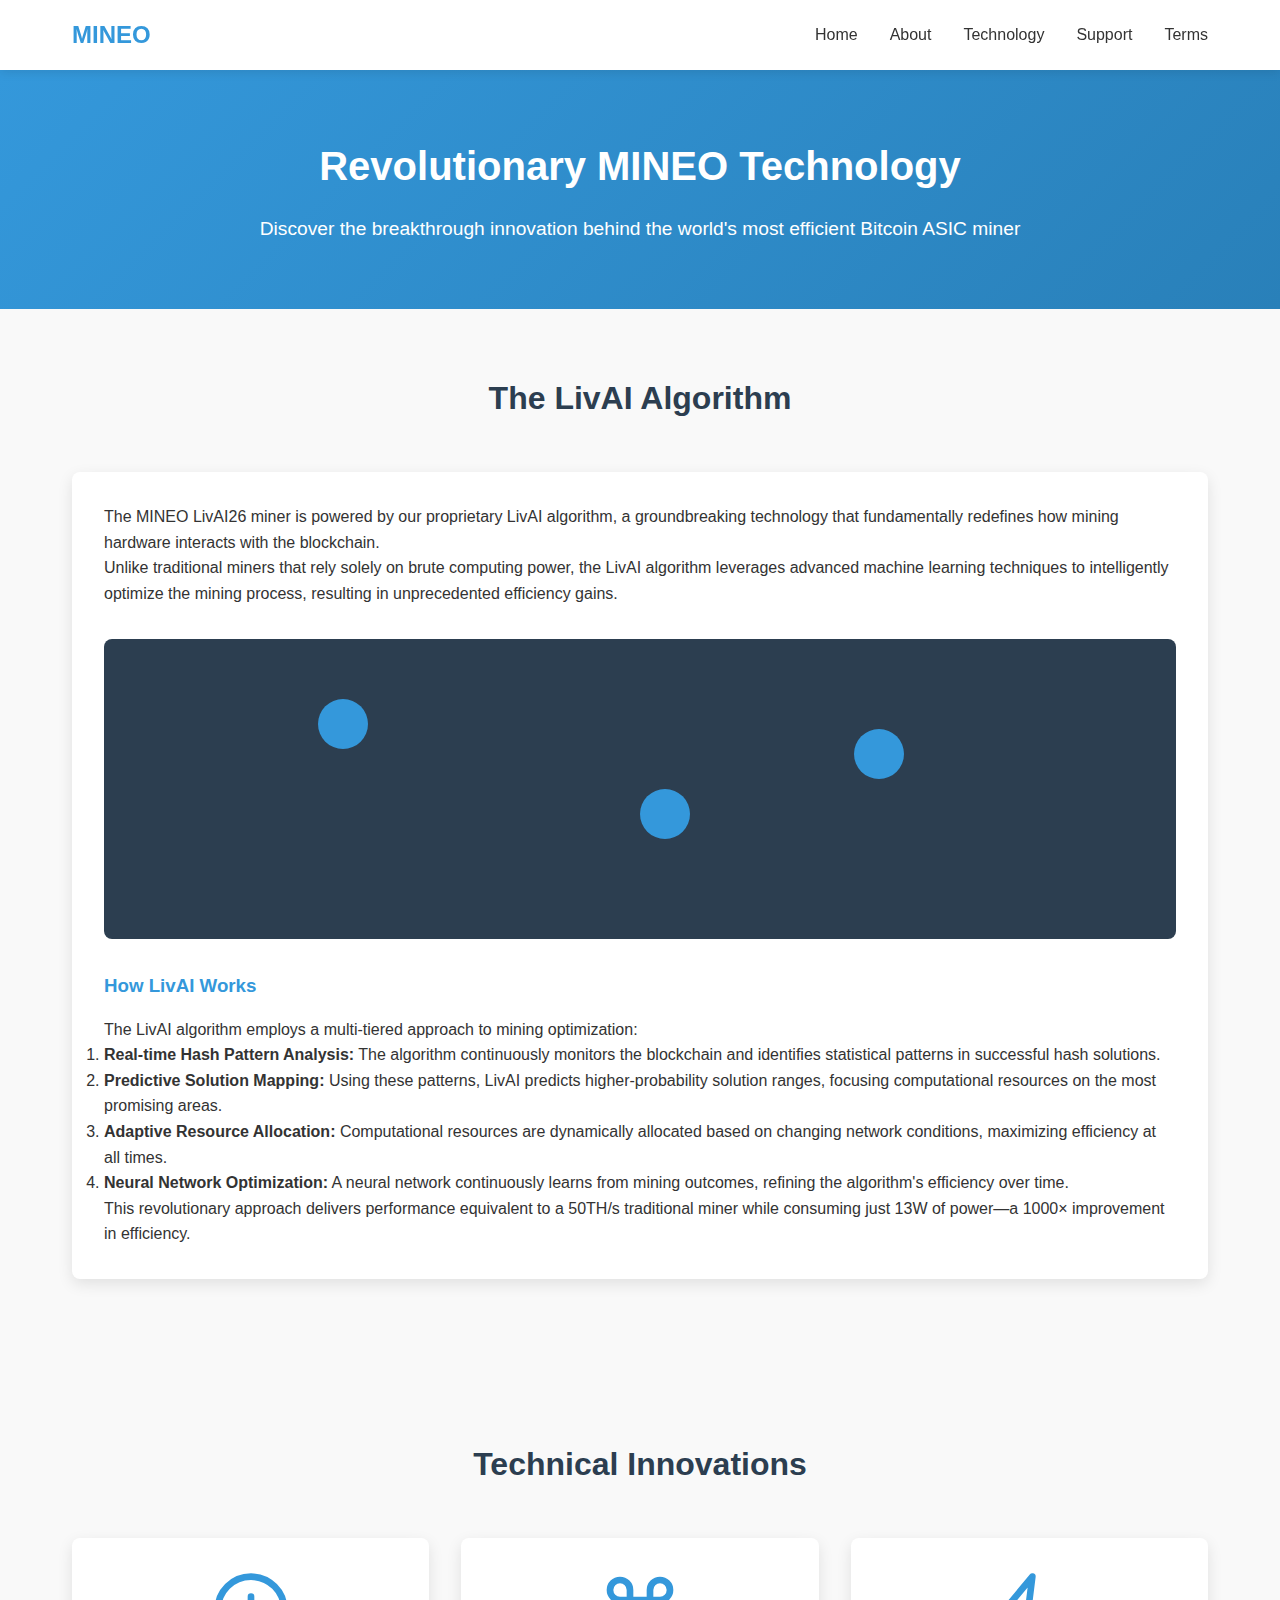
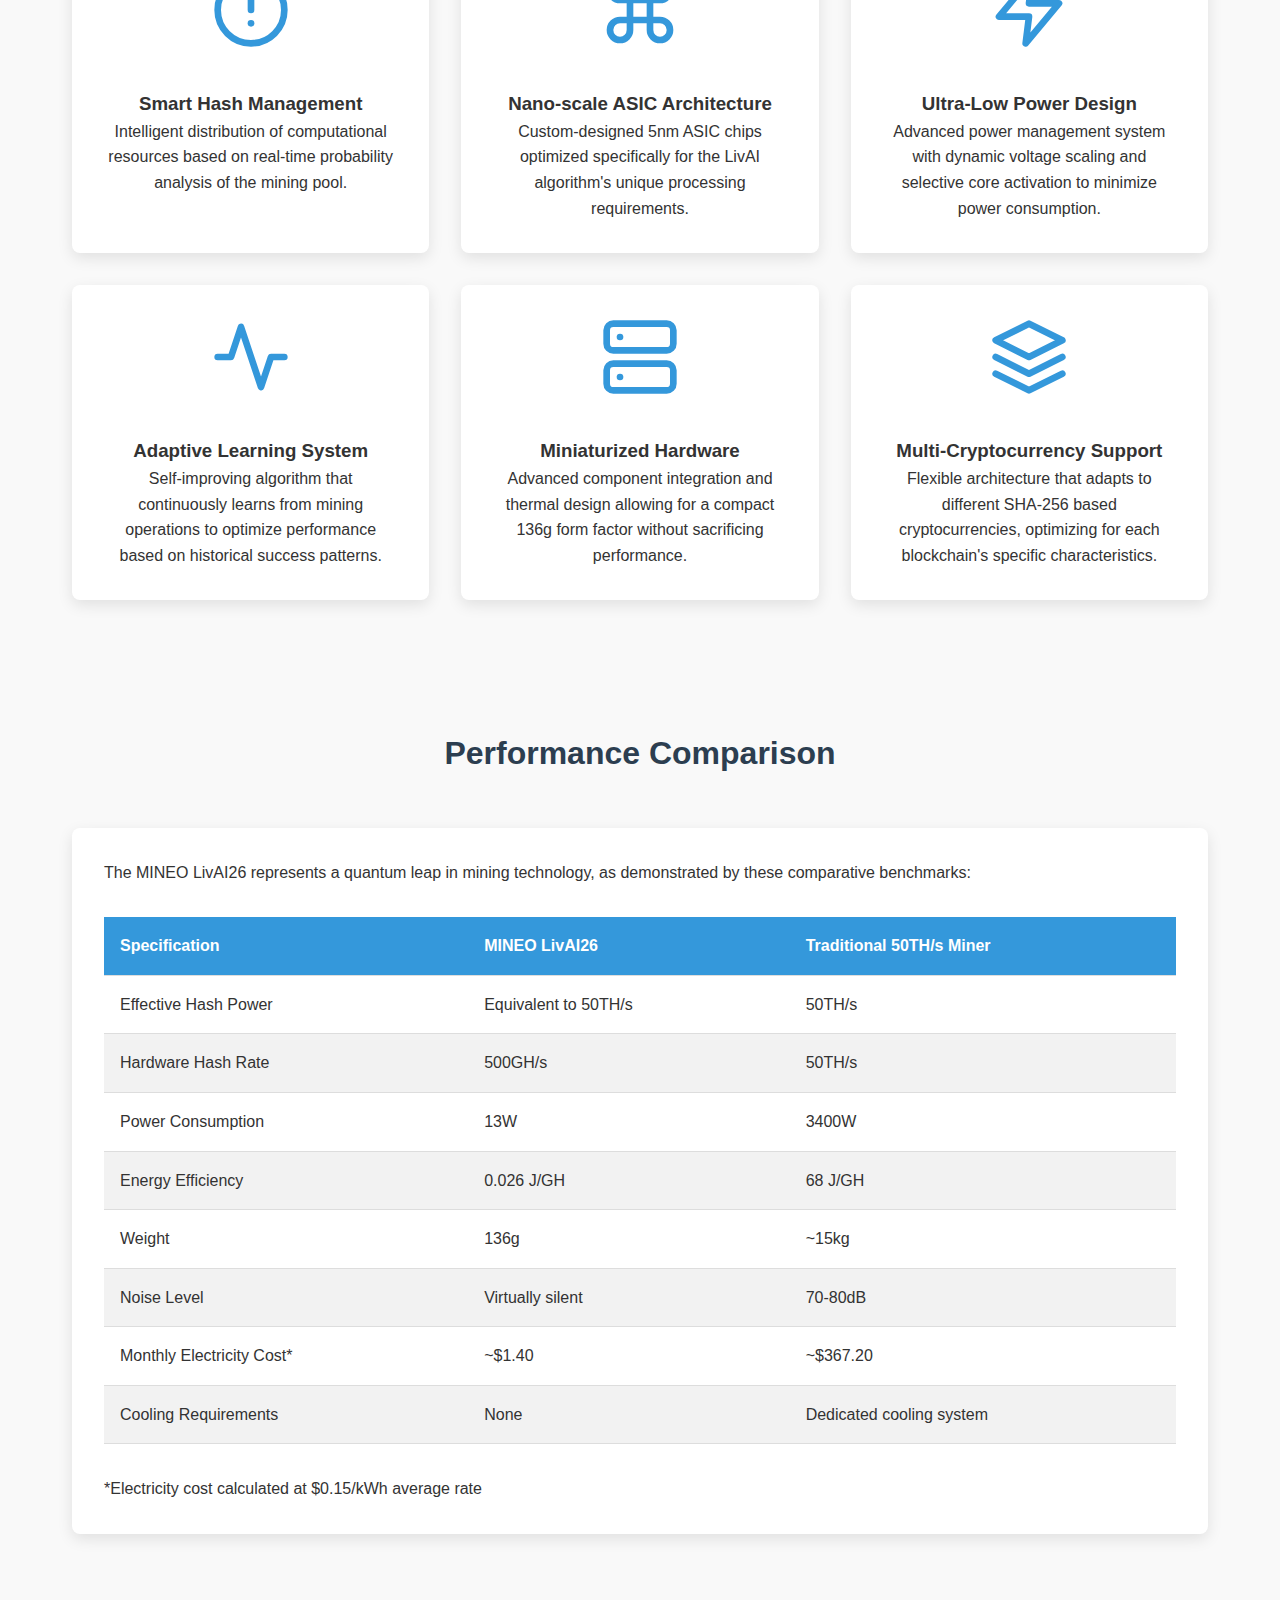
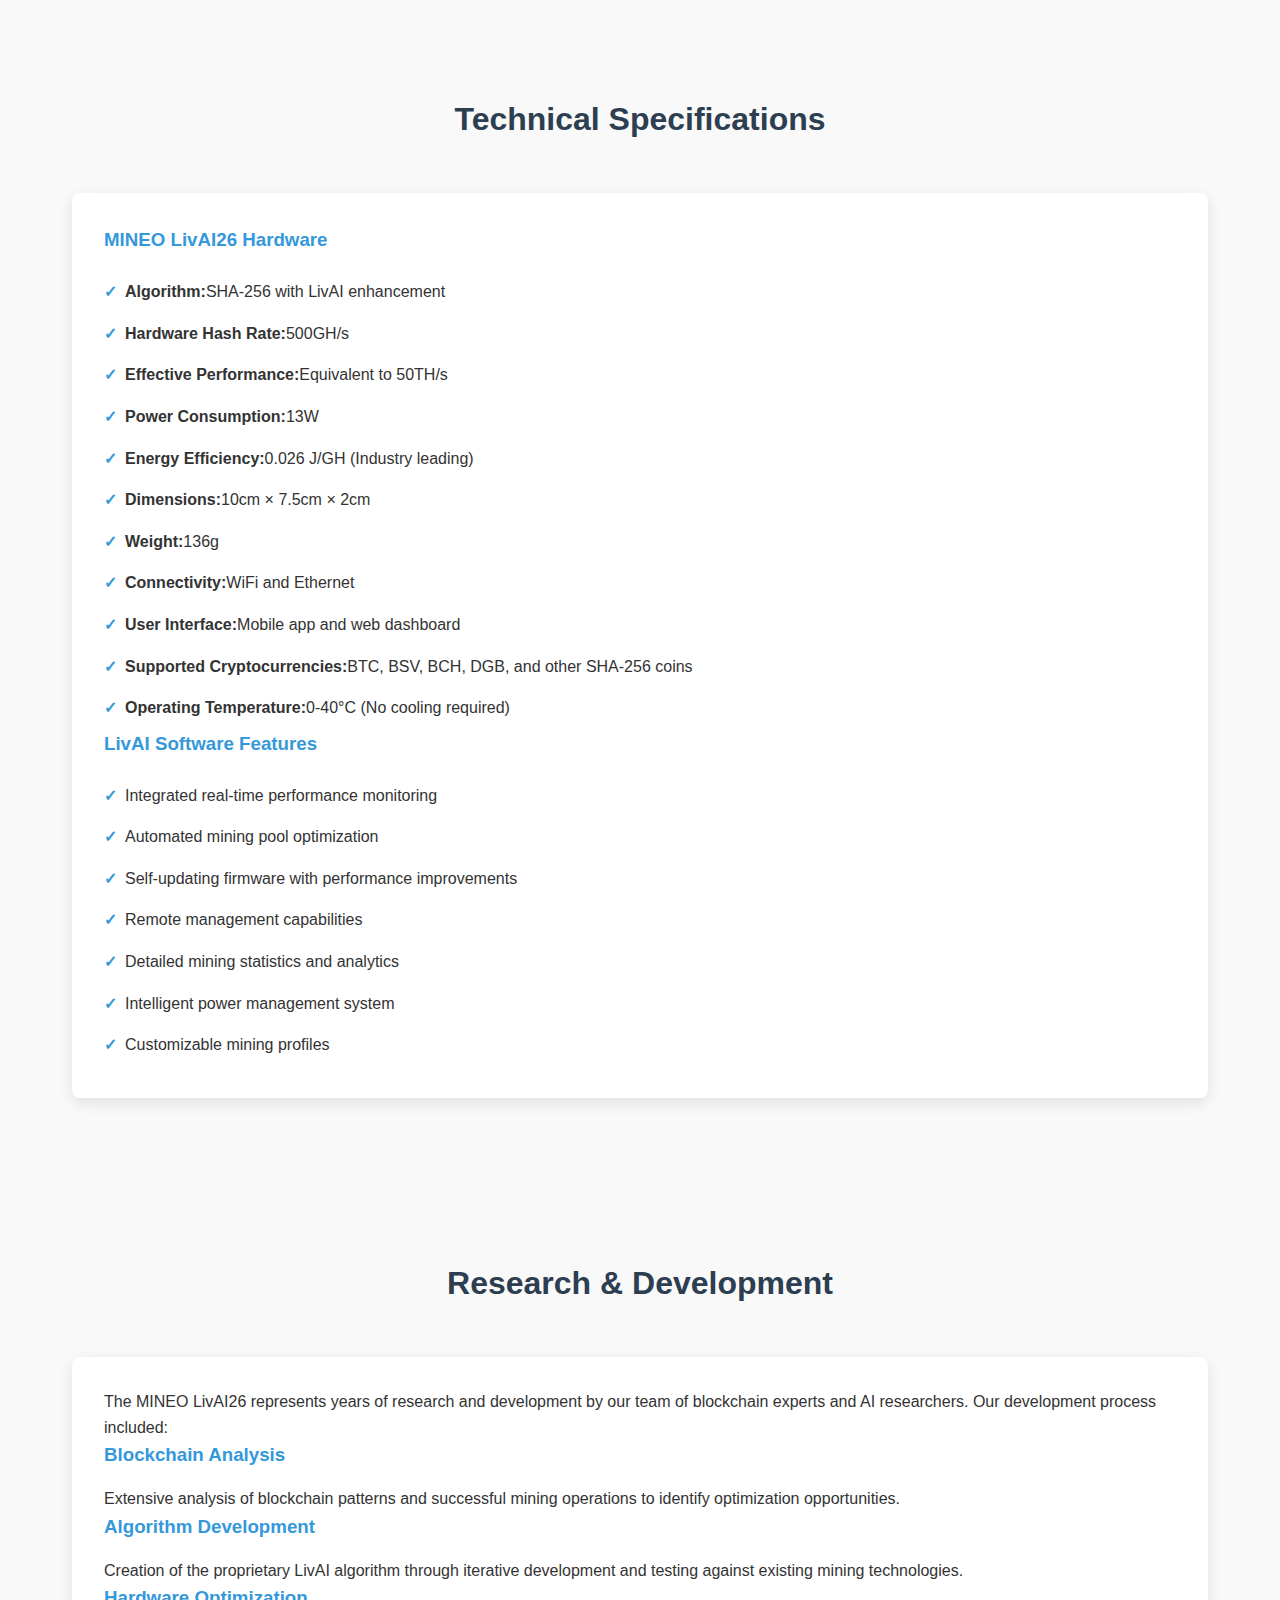
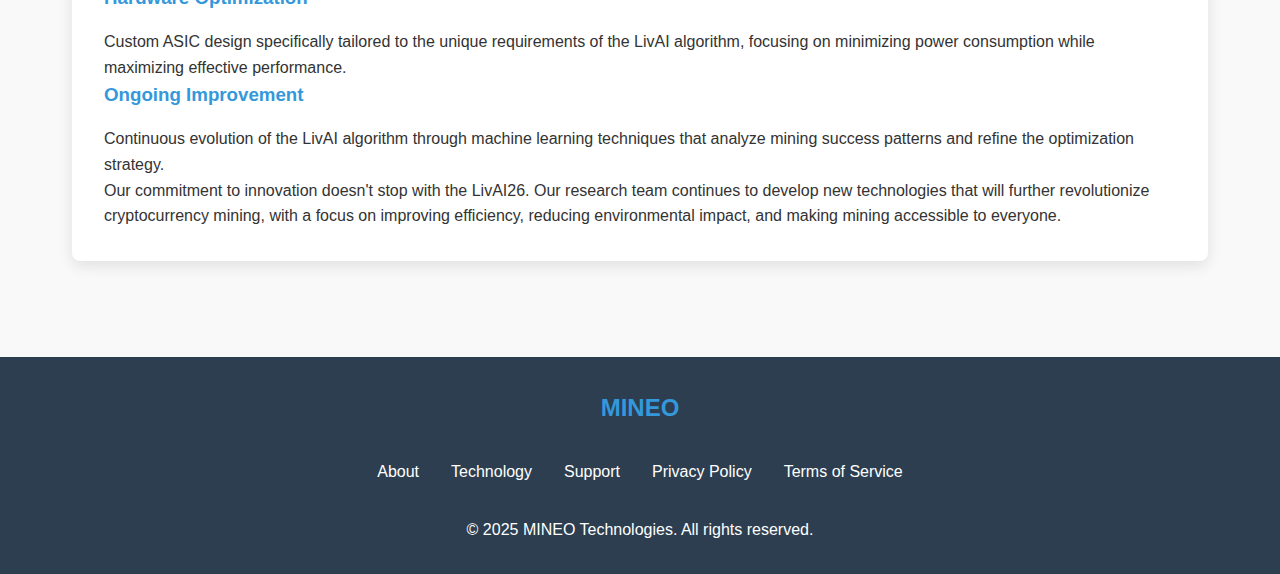
<file: technology.html>
<!DOCTYPE html>
<html lang="en">
<head>
    <meta charset="UTF-8">
    <meta name="viewport" content="width=device-width, initial-scale=1.0">
    <title>Technology | MINEO LivAI26 Bitcoin ASIC Miner</title>
    <style>
        :root {
            --primary-color: #3498db;
            --secondary-color: #2c3e50;
            --accent-color: #e74c3c;
            --text-color: #333;
            --light-text: #777;
            --background: #f9f9f9;
            --card-bg: white;
            --border-radius: 8px;
        }
        
        * {
            margin: 0;
            padding: 0;
            box-sizing: border-box;
            font-family: 'Segoe UI', Tahoma, Geneva, Verdana, sans-serif;
        }
        
        body {
            background-color: var(--background);
            color: var(--text-color);
            line-height: 1.6;
        }
        
        header {
            background-color: var(--card-bg);
            box-shadow: 0 2px 10px rgba(0,0,0,0.1);
            padding: 1rem 0;
            position: sticky;
            top: 0;
            z-index: 100;
        }
        
        .container {
            max-width: 1200px;
            margin: 0 auto;
            padding: 0 2rem;
        }
        
        nav {
            display: flex;
            justify-content: space-between;
            align-items: center;
        }
        
        .logo {
            font-size: 1.5rem;
            font-weight: bold;
            color: var(--primary-color);
        }
        
        .nav-links {
            display: flex;
            gap: 2rem;
        }
        
        .nav-links a {
            text-decoration: none;
            color: var(--text-color);
            font-weight: 500;
            transition: color 0.3s;
        }
        
        .nav-links a:hover {
            color: var(--primary-color);
        }
        
        .hero {
            padding: 4rem 0;
            text-align: center;
            background: linear-gradient(135deg, var(--primary-color) 0%, #2980b9 100%);
            color: white;
        }
        
        .hero h1 {
            font-size: 2.5rem;
            margin-bottom: 1rem;
        }
        
        .hero p {
            font-size: 1.2rem;
            max-width: 800px;
            margin: 0 auto;
        }
        
        .section {
            padding: 4rem 0;
        }
        
        .section-title {
            text-align: center;
            margin-bottom: 3rem;
            font-size: 2rem;
            color: var(--secondary-color);
        }
        
        .card {
            background-color: var(--card-bg);
            border-radius: var(--border-radius);
            box-shadow: 0 5px 15px rgba(0,0,0,0.1);
            padding: 2rem;
            margin-bottom: 2rem;
        }
        
        .card h3 {
            color: var(--primary-color);
            margin-bottom: 1rem;
        }
        
        .tech-grid {
            display: grid;
            grid-template-columns: repeat(auto-fill, minmax(300px, 1fr));
            gap: 2rem;
        }
        
        .tech-card {
            background-color: var(--card-bg);
            border-radius: var(--border-radius);
            box-shadow: 0 5px 15px rgba(0,0,0,0.1);
            padding: 2rem;
            text-align: center;
            transition: transform 0.3s;
        }
        
        .tech-card:hover {
            transform: translateY(-5px);
        }
        
        .tech-icon {
            font-size: 3rem;
            color: var(--primary-color);
            margin-bottom: 1rem;
        }
        
        .tech-icon svg {
            width: 80px;
            height: 80px;
        }
        
        .comparison-table {
            width: 100%;
            border-collapse: collapse;
            margin: 2rem 0;
        }
        
        .comparison-table th, 
        .comparison-table td {
            padding: 1rem;
            text-align: left;
            border-bottom: 1px solid #ddd;
        }
        
        .comparison-table th {
            background-color: var(--primary-color);
            color: white;
        }
        
        .comparison-table tr:nth-child(even) {
            background-color: #f2f2f2;
        }
        
        .animation-container {
            position: relative;
            height: 300px;
            margin: 2rem 0;
            overflow: hidden;
            border-radius: var(--border-radius);
            background-color: var(--secondary-color);
        }
        
        .animation-element {
            position: absolute;
            width: 50px;
            height: 50px;
            background-color: var(--primary-color);
            border-radius: 50%;
            animation: float 3s infinite ease-in-out;
        }
        
        @keyframes float {
            0%, 100% { transform: translateY(0) scale(1); }
            50% { transform: translateY(-20px) scale(1.1); }
        }
        
        .animation-element:nth-child(1) {
            top: 20%;
            left: 20%;
            animation-delay: 0s;
        }
        
        .animation-element:nth-child(2) {
            top: 50%;
            left: 50%;
            animation-delay: 0.5s;
        }
        
        .animation-element:nth-child(3) {
            top: 30%;
            left: 70%;
            animation-delay: 1s;
        }
        
        .feature-list {
            list-style-type: none;
        }
        
        .feature-list li {
            padding: 0.5rem 0;
            display: flex;
            align-items: center;
        }
        
        .feature-list li::before {
            content: "✓";
            color: var(--primary-color);
            font-weight: bold;
            margin-right: 0.5rem;
        }
        
        .diagram {
            max-width: 100%;
            height: auto;
            margin: 2rem 0;
        }
        
        footer {
            background-color: var(--secondary-color);
            color: white;
            padding: 2rem 0;
            text-align: center;
        }
        
        .footer-links {
            display: flex;
            justify-content: center;
            gap: 2rem;
            margin: 2rem 0;
        }
        
        .footer-links a {
            color: white;
            text-decoration: none;
        }
        
        .footer-links a:hover {
            text-decoration: underline;
        }
        
        @media (max-width: 768px) {
            .nav-links {
                gap: 1rem;
            }
            
            .tech-grid {
                grid-template-columns: 1fr;
            }
            
            .comparison-table {
                font-size: 0.9rem;
            }
            
            .comparison-table th, 
            .comparison-table td {
                padding: 0.5rem;
            }
        }
    </style>
</head>
<body>
    <header>
        <div class="container">
            <nav>
                <div class="logo">MINEO</div>
                <div class="nav-links">
                    <a href="index.html">Home</a>
                    <a href="about.html">About</a>
                    <a href="technology.html">Technology</a>
                    <a href="support.html">Support</a>
                    <a href="terms.html">Terms</a>
                </div>
            </nav>
        </div>
    </header>
    
    <section class="hero">
        <div class="container">
            <h1>Revolutionary MINEO Technology</h1>
            <p>Discover the breakthrough innovation behind the world's most efficient Bitcoin ASIC miner</p>
        </div>
    </section>
    
    <section class="section">
        <div class="container">
            <h2 class="section-title">The LivAI Algorithm</h2>
            <div class="card">
                <p>The MINEO LivAI26 miner is powered by our proprietary LivAI algorithm, a groundbreaking technology that fundamentally redefines how mining hardware interacts with the blockchain.</p>
                <p>Unlike traditional miners that rely solely on brute computing power, the LivAI algorithm leverages advanced machine learning techniques to intelligently optimize the mining process, resulting in unprecedented efficiency gains.</p>
                
                <div class="animation-container">
                    <div class="animation-element"></div>
                    <div class="animation-element"></div>
                    <div class="animation-element"></div>
                </div>
                
                <h3>How LivAI Works</h3>
                <p>The LivAI algorithm employs a multi-tiered approach to mining optimization:</p>
                <ol>
                    <li><strong>Real-time Hash Pattern Analysis:</strong> The algorithm continuously monitors the blockchain and identifies statistical patterns in successful hash solutions.</li>
                    <li><strong>Predictive Solution Mapping:</strong> Using these patterns, LivAI predicts higher-probability solution ranges, focusing computational resources on the most promising areas.</li>
                    <li><strong>Adaptive Resource Allocation:</strong> Computational resources are dynamically allocated based on changing network conditions, maximizing efficiency at all times.</li>
                    <li><strong>Neural Network Optimization:</strong> A neural network continuously learns from mining outcomes, refining the algorithm's efficiency over time.</li>
                </ol>
                
                <p>This revolutionary approach delivers performance equivalent to a 50TH/s traditional miner while consuming just 13W of power—a 1000× improvement in efficiency.</p>
            </div>
        </div>
    </section>
    
    <section class="section">
        <div class="container">
            <h2 class="section-title">Technical Innovations</h2>
            <div class="tech-grid">
                <div class="tech-card">
                    <div class="tech-icon">
                        <svg xmlns="http://www.w3.org/2000/svg" viewBox="0 0 24 24" fill="none" stroke="currentColor" stroke-width="2" stroke-linecap="round" stroke-linejoin="round">
                            <circle cx="12" cy="12" r="10"></circle>
                            <line x1="12" y1="8" x2="12" y2="12"></line>
                            <line x1="12" y1="16" x2="12.01" y2="16"></line>
                        </svg>
                    </div>
                    <h3>Smart Hash Management</h3>
                    <p>Intelligent distribution of computational resources based on real-time probability analysis of the mining pool.</p>
                </div>
                <div class="tech-card">
                    <div class="tech-icon">
                        <svg xmlns="http://www.w3.org/2000/svg" viewBox="0 0 24 24" fill="none" stroke="currentColor" stroke-width="2" stroke-linecap="round" stroke-linejoin="round">
                            <path d="M18 3a3 3 0 0 0-3 3v12a3 3 0 0 0 3 3 3 3 0 0 0 3-3 3 3 0 0 0-3-3H6a3 3 0 0 0-3 3 3 3 0 0 0 3 3 3 3 0 0 0 3-3V6a3 3 0 0 0-3-3 3 3 0 0 0-3 3 3 3 0 0 0 3 3h12a3 3 0 0 0 3-3 3 3 0 0 0-3-3z"></path>
                        </svg>
                    </div>
                    <h3>Nano-scale ASIC Architecture</h3>
                    <p>Custom-designed 5nm ASIC chips optimized specifically for the LivAI algorithm's unique processing requirements.</p>
                </div>
                <div class="tech-card">
                    <div class="tech-icon">
                        <svg xmlns="http://www.w3.org/2000/svg" viewBox="0 0 24 24" fill="none" stroke="currentColor" stroke-width="2" stroke-linecap="round" stroke-linejoin="round">
                            <polygon points="13 2 3 14 12 14 11 22 21 10 12 10 13 2"></polygon>
                        </svg>
                    </div>
                    <h3>Ultra-Low Power Design</h3>
                    <p>Advanced power management system with dynamic voltage scaling and selective core activation to minimize power consumption.</p>
                </div>
                <div class="tech-card">
                    <div class="tech-icon">
                        <svg xmlns="http://www.w3.org/2000/svg" viewBox="0 0 24 24" fill="none" stroke="currentColor" stroke-width="2" stroke-linecap="round" stroke-linejoin="round">
                            <polyline points="22 12 18 12 15 21 9 3 6 12 2 12"></polyline>
                        </svg>
                    </div>
                    <h3>Adaptive Learning System</h3>
                    <p>Self-improving algorithm that continuously learns from mining operations to optimize performance based on historical success patterns.</p>
                </div>
                <div class="tech-card">
                    <div class="tech-icon">
                        <svg xmlns="http://www.w3.org/2000/svg" viewBox="0 0 24 24" fill="none" stroke="currentColor" stroke-width="2" stroke-linecap="round" stroke-linejoin="round">
                            <rect x="2" y="2" width="20" height="8" rx="2" ry="2"></rect>
                            <rect x="2" y="14" width="20" height="8" rx="2" ry="2"></rect>
                            <line x1="6" y1="6" x2="6.01" y2="6"></line>
                            <line x1="6" y1="18" x2="6.01" y2="18"></line>
                        </svg>
                    </div>
                    <h3>Miniaturized Hardware</h3>
                    <p>Advanced component integration and thermal design allowing for a compact 136g form factor without sacrificing performance.</p>
                </div>
                <div class="tech-card">
                    <div class="tech-icon">
                        <svg xmlns="http://www.w3.org/2000/svg" viewBox="0 0 24 24" fill="none" stroke="currentColor" stroke-width="2" stroke-linecap="round" stroke-linejoin="round">
                            <path d="M12 2L2 7l10 5 10-5-10-5z"></path>
                            <path d="M2 17l10 5 10-5"></path>
                            <path d="M2 12l10 5 10-5"></path>
                        </svg>
                    </div>
                    <h3>Multi-Cryptocurrency Support</h3>
                    <p>Flexible architecture that adapts to different SHA-256 based cryptocurrencies, optimizing for each blockchain's specific characteristics.</p>
                </div>
            </div>
        </div>
    </section>
    
    <section class="section">
        <div class="container">
            <h2 class="section-title">Performance Comparison</h2>
            <div class="card">
                <p>The MINEO LivAI26 represents a quantum leap in mining technology, as demonstrated by these comparative benchmarks:</p>
                
                <table class="comparison-table">
                    <thead>
                        <tr>
                            <th>Specification</th>
                            <th>MINEO LivAI26</th>
                            <th>Traditional 50TH/s Miner</th>
                        </tr>
                    </thead>
                    <tbody>
                        <tr>
                            <td>Effective Hash Power</td>
                            <td>Equivalent to 50TH/s</td>
                            <td>50TH/s</td>
                        </tr>
                        <tr>
                            <td>Hardware Hash Rate</td>
                            <td>500GH/s</td>
                            <td>50TH/s</td>
                        </tr>
                        <tr>
                            <td>Power Consumption</td>
                            <td>13W</td>
                            <td>3400W</td>
                        </tr>
                        <tr>
                            <td>Energy Efficiency</td>
                            <td>0.026 J/GH</td>
                            <td>68 J/GH</td>
                        </tr>
                        <tr>
                            <td>Weight</td>
                            <td>136g</td>
                            <td>~15kg</td>
                        </tr>
                        <tr>
                            <td>Noise Level</td>
                            <td>Virtually silent</td>
                            <td>70-80dB</td>
                        </tr>
                        <tr>
                            <td>Monthly Electricity Cost*</td>
                            <td>~$1.40</td>
                            <td>~$367.20</td>
                        </tr>
                        <tr>
                            <td>Cooling Requirements</td>
                            <td>None</td>
                            <td>Dedicated cooling system</td>
                        </tr>
                    </tbody>
                </table>
                <p>*Electricity cost calculated at $0.15/kWh average rate</p>
            </div>
        </div>
    </section>
    
    <section class="section">
        <div class="container">
            <h2 class="section-title">Technical Specifications</h2>
            <div class="card">
                <h3>MINEO LivAI26 Hardware</h3>
                <ul class="feature-list">
                    <li><strong>Algorithm:</strong> SHA-256 with LivAI enhancement</li>
                    <li><strong>Hardware Hash Rate:</strong> 500GH/s</li>
                    <li><strong>Effective Performance:</strong> Equivalent to 50TH/s</li>
                    <li><strong>Power Consumption:</strong> 13W</li>
                    <li><strong>Energy Efficiency:</strong> 0.026 J/GH (Industry leading)</li>
                    <li><strong>Dimensions:</strong> 10cm × 7.5cm × 2cm</li>
                    <li><strong>Weight:</strong> 136g</li>
                    <li><strong>Connectivity:</strong> WiFi and Ethernet</li>
                    <li><strong>User Interface:</strong> Mobile app and web dashboard</li>
                    <li><strong>Supported Cryptocurrencies:</strong> BTC, BSV, BCH, DGB, and other SHA-256 coins</li>
                    <li><strong>Operating Temperature:</strong> 0-40°C (No cooling required)</li>
                </ul>
                
                <h3>LivAI Software Features</h3>
                <ul class="feature-list">
                    <li>Integrated real-time performance monitoring</li>
                    <li>Automated mining pool optimization</li>
                    <li>Self-updating firmware with performance improvements</li>
                    <li>Remote management capabilities</li>
                    <li>Detailed mining statistics and analytics</li>
                    <li>Intelligent power management system</li>
                    <li>Customizable mining profiles</li>
                </ul>
            </div>
        </div>
    </section>
    
    <section class="section">
        <div class="container">
            <h2 class="section-title">Research & Development</h2>
            <div class="card">
                <p>The MINEO LivAI26 represents years of research and development by our team of blockchain experts and AI researchers. Our development process included:</p>
                
                <h3>Blockchain Analysis</h3>
                <p>Extensive analysis of blockchain patterns and successful mining operations to identify optimization opportunities.</p>
                
                <h3>Algorithm Development</h3>
                <p>Creation of the proprietary LivAI algorithm through iterative development and testing against existing mining technologies.</p>
                
                <h3>Hardware Optimization</h3>
                <p>Custom ASIC design specifically tailored to the unique requirements of the LivAI algorithm, focusing on minimizing power consumption while maximizing effective performance.</p>
                
                <h3>Ongoing Improvement</h3>
                <p>Continuous evolution of the LivAI algorithm through machine learning techniques that analyze mining success patterns and refine the optimization strategy.</p>
                
                <p>Our commitment to innovation doesn't stop with the LivAI26. Our research team continues to develop new technologies that will further revolutionize cryptocurrency mining, with a focus on improving efficiency, reducing environmental impact, and making mining accessible to everyone.</p>
            </div>
        </div>
    </section>
    
    <footer>
        <div class="container">
            <div class="logo">MINEO</div>
            <div class="footer-links">
                <a href="about.html">About</a>
                <a href="technology.html">Technology</a>
                <a href="support.html">Support</a>
                <a href="privacy.html">Privacy Policy</a>
                <a href="terms.html">Terms of Service</a>
            </div>
            <p>© 2025 MINEO Technologies. All rights reserved.</p>
        </div>
    </footer>
</body>
</html>
</file>
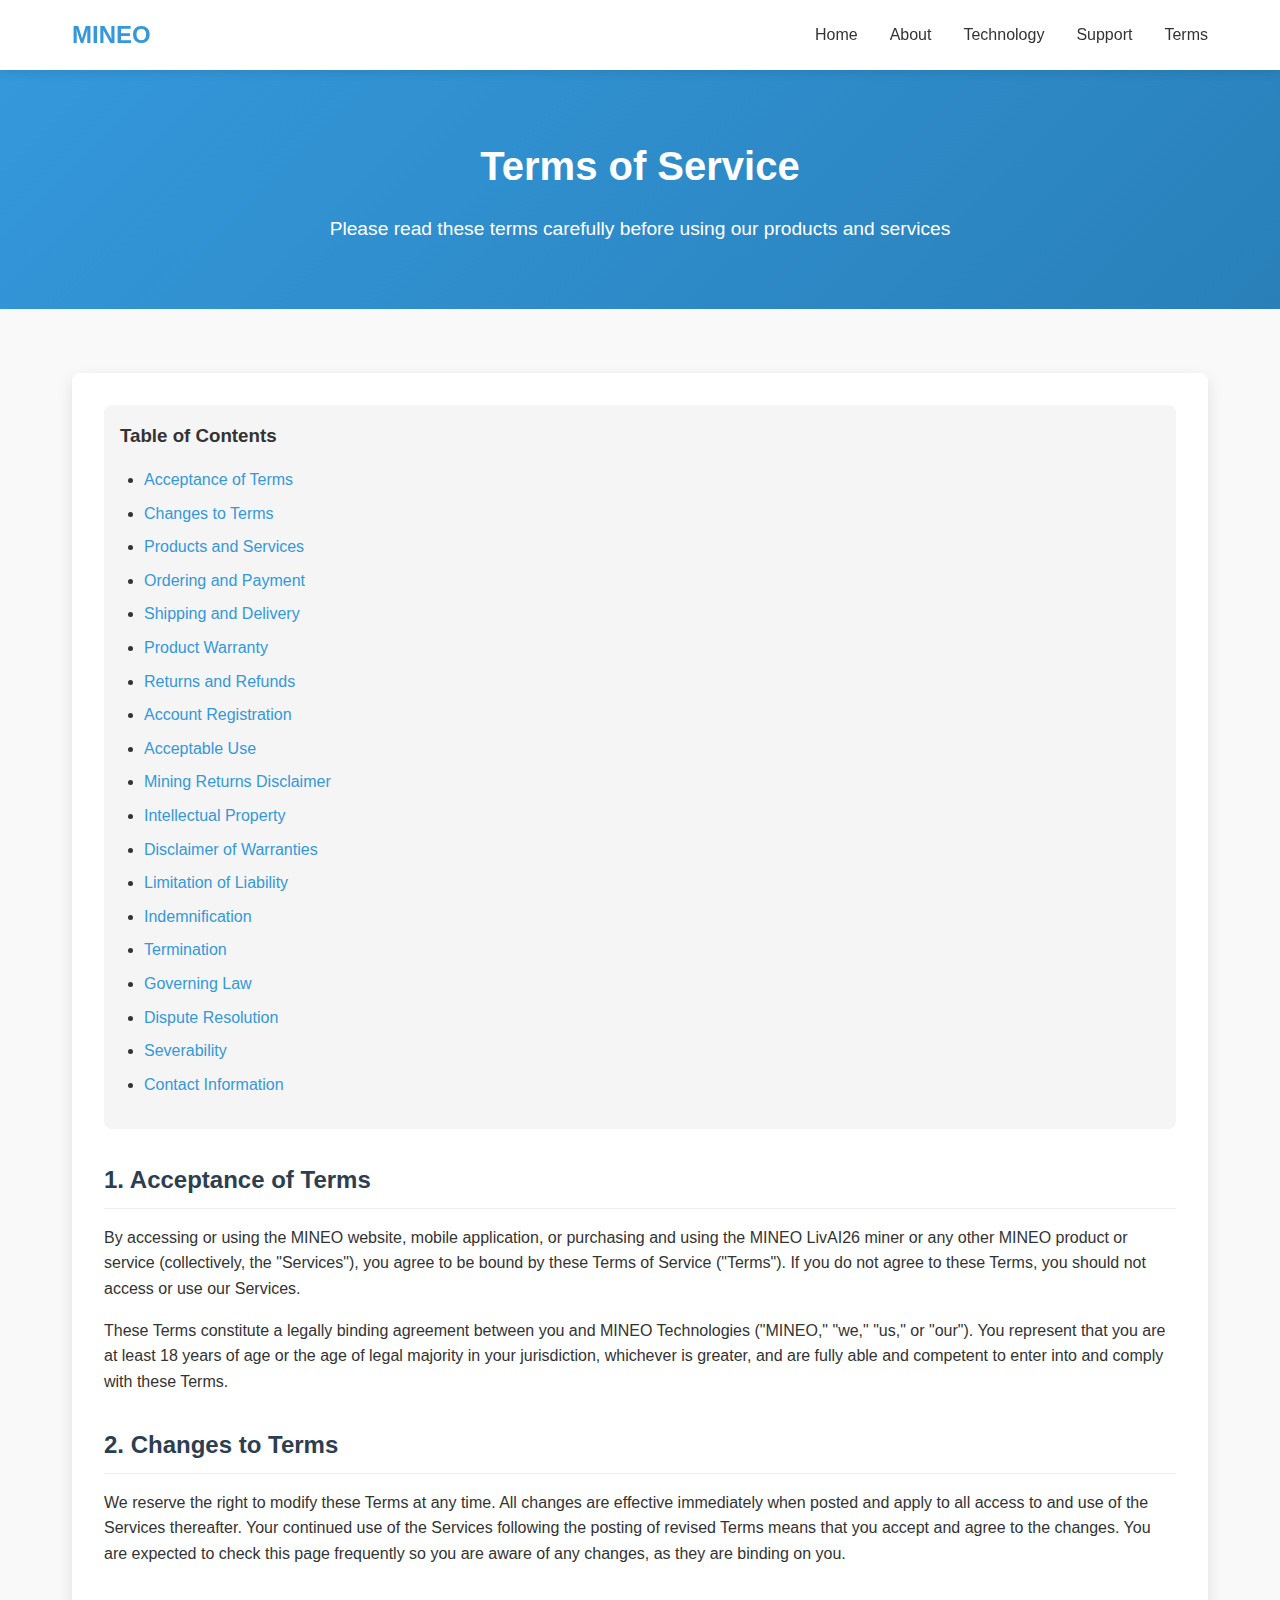
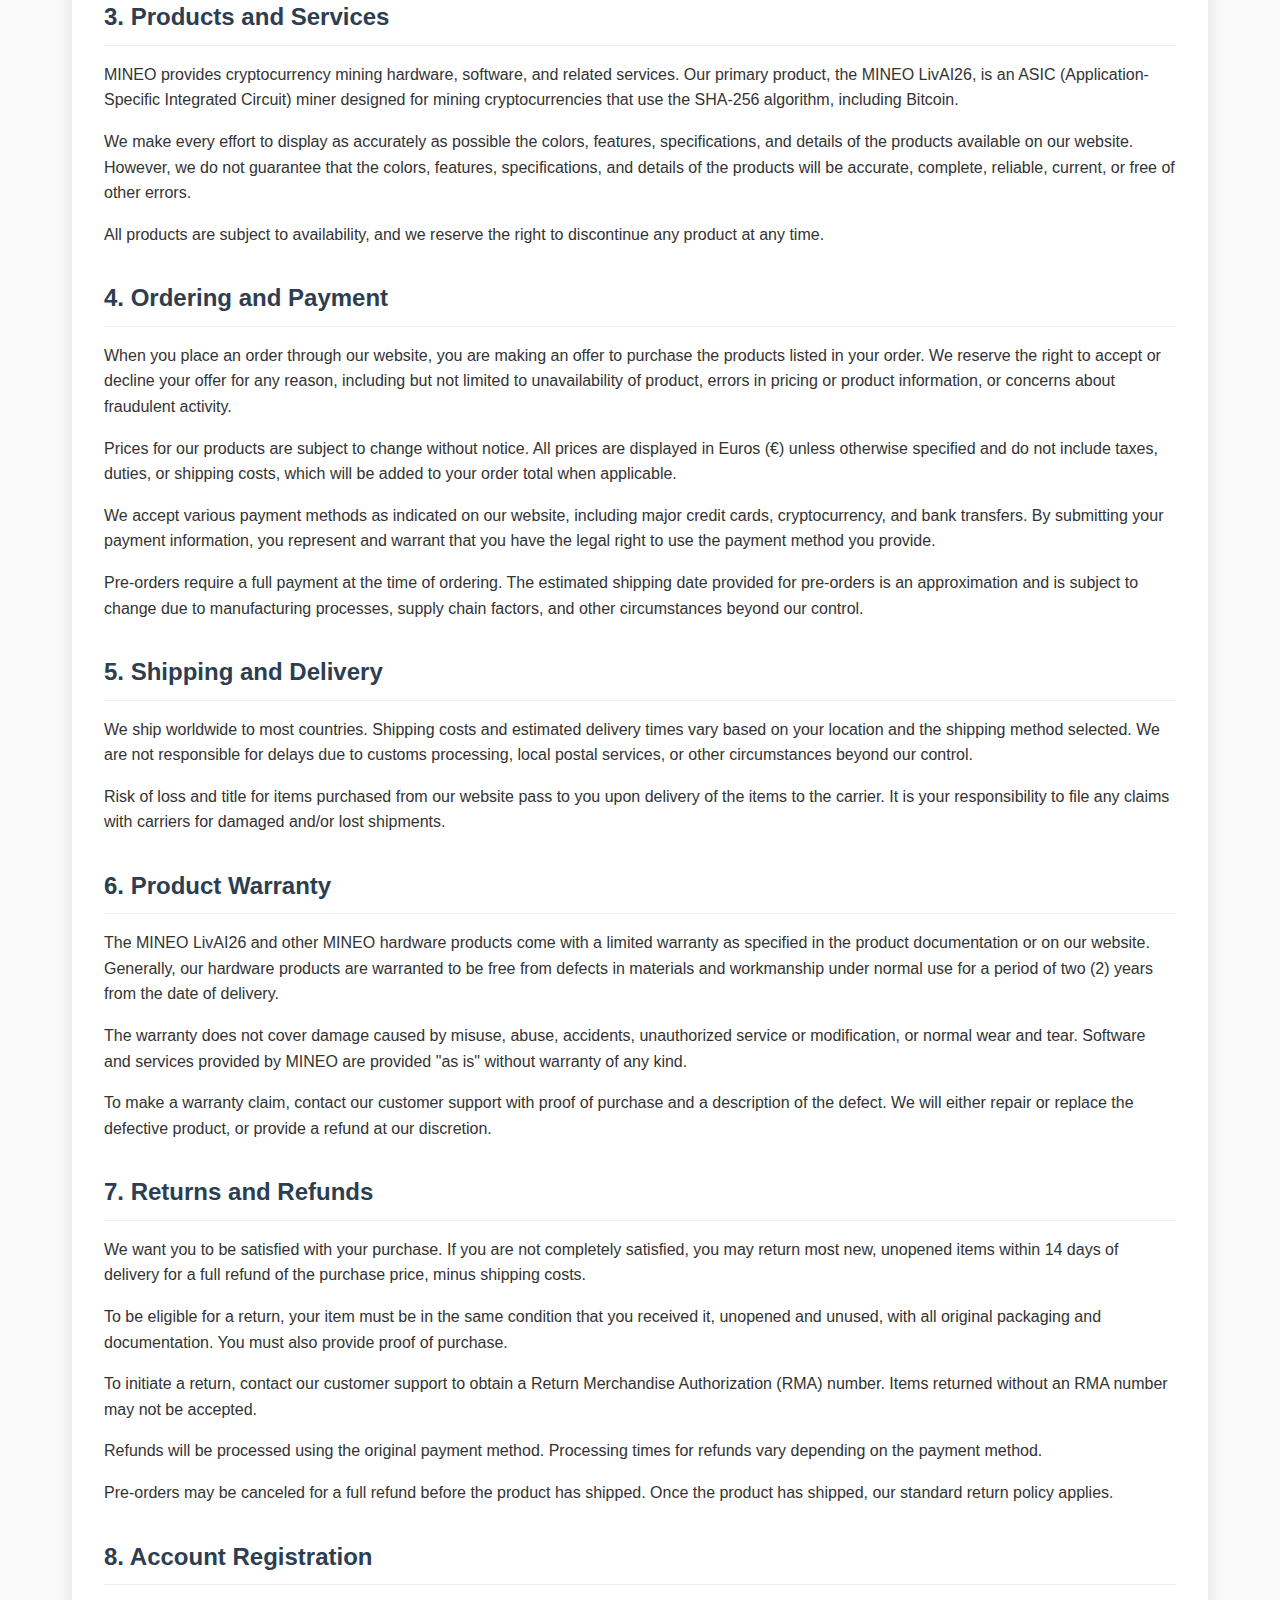
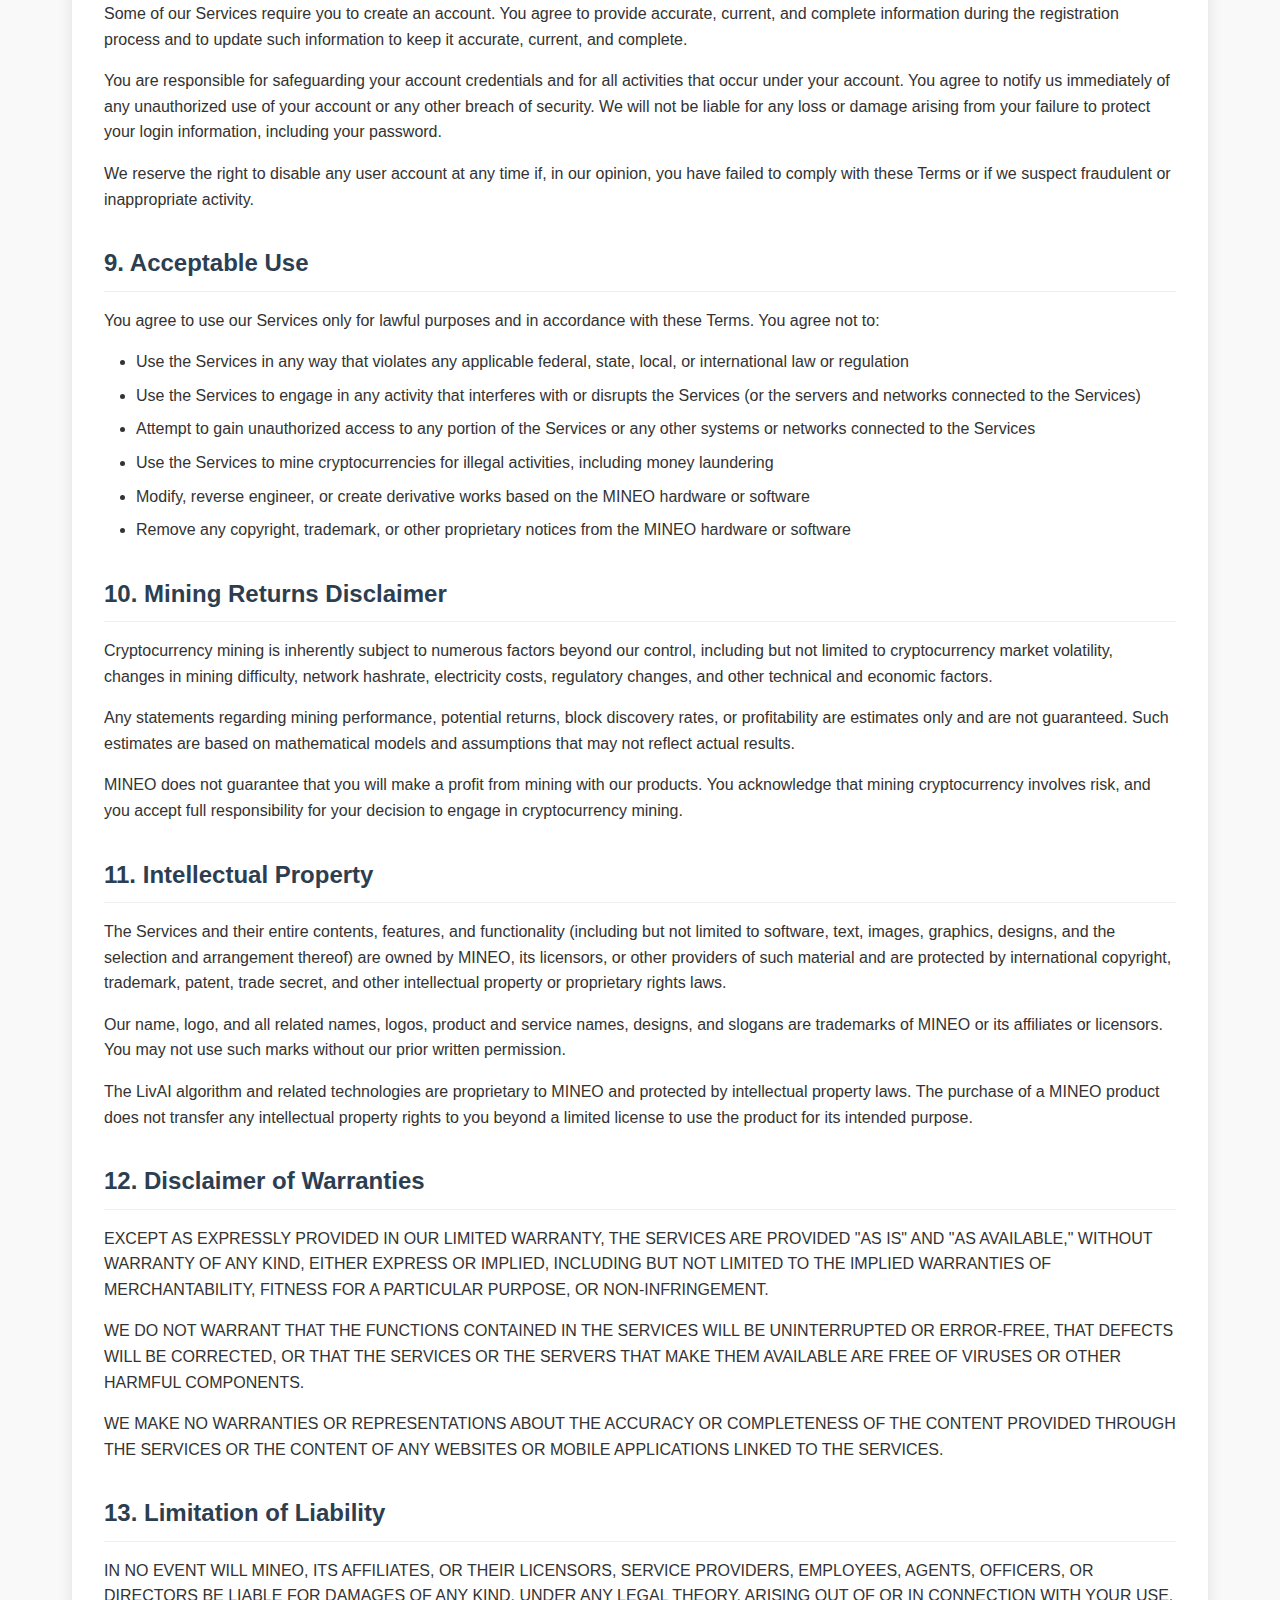
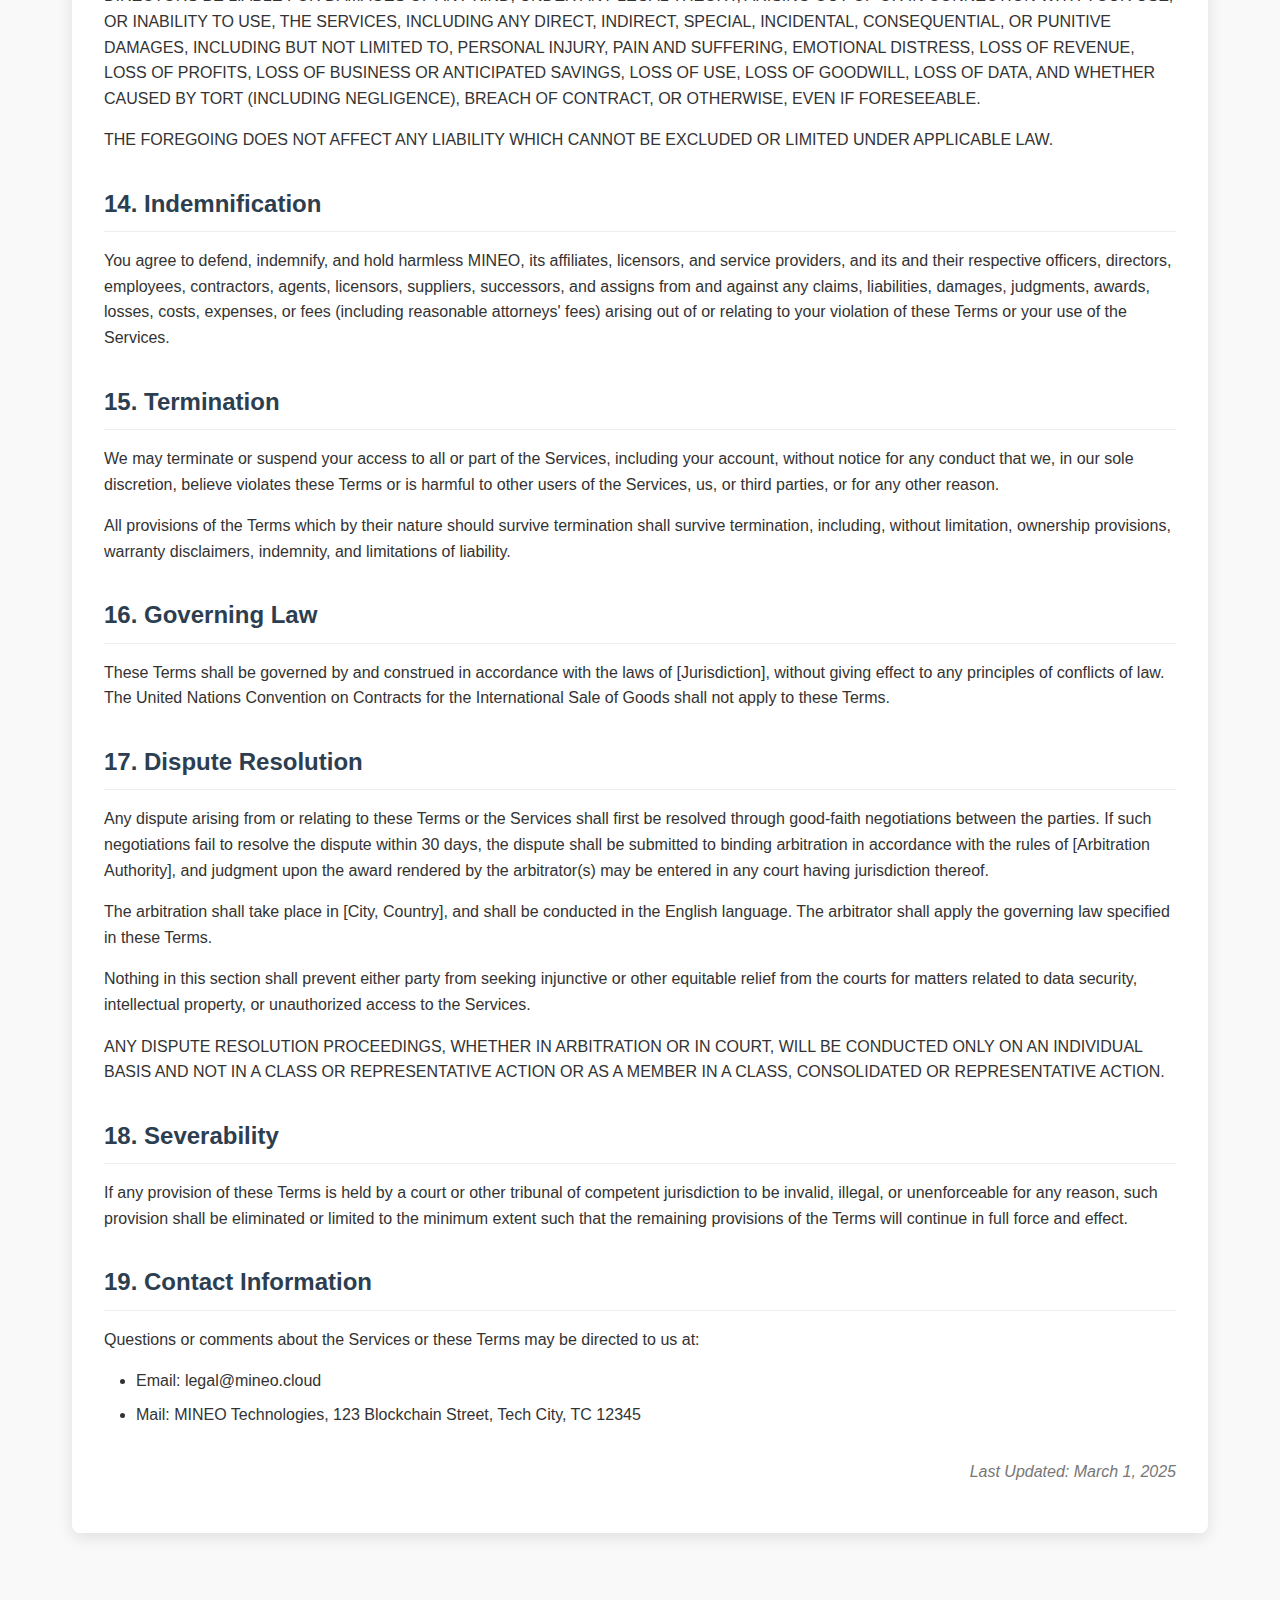
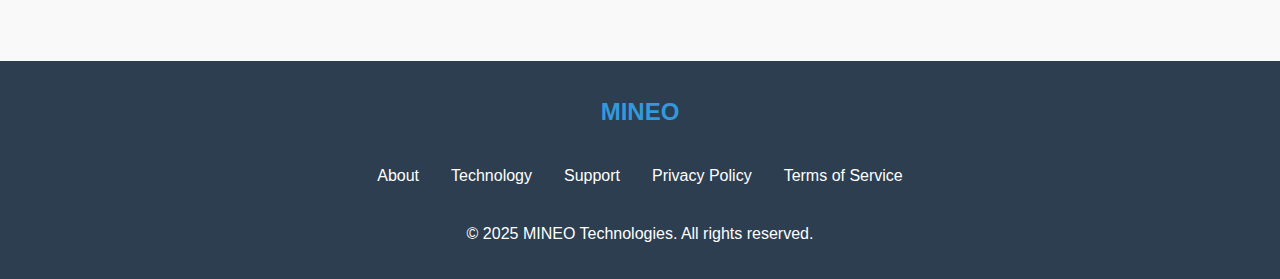
<file: terms.html>
<!DOCTYPE html>
<html lang="en">
<head>
    <meta charset="UTF-8">
    <meta name="viewport" content="width=device-width, initial-scale=1.0">
    <title>Terms of Service | MINEO LivAI26 Bitcoin ASIC Miner</title>
    <style>
        :root {
            --primary-color: #3498db;
            --secondary-color: #2c3e50;
            --accent-color: #e74c3c;
            --text-color: #333;
            --light-text: #777;
            --background: #f9f9f9;
            --card-bg: white;
            --border-radius: 8px;
        }
        
        * {
            margin: 0;
            padding: 0;
            box-sizing: border-box;
            font-family: 'Segoe UI', Tahoma, Geneva, Verdana, sans-serif;
        }
        
        body {
            background-color: var(--background);
            color: var(--text-color);
            line-height: 1.6;
        }
        
        header {
            background-color: var(--card-bg);
            box-shadow: 0 2px 10px rgba(0,0,0,0.1);
            padding: 1rem 0;
            position: sticky;
            top: 0;
            z-index: 100;
        }
        
        .container {
            max-width: 1200px;
            margin: 0 auto;
            padding: 0 2rem;
        }
        
        nav {
            display: flex;
            justify-content: space-between;
            align-items: center;
        }
        
        .logo {
            font-size: 1.5rem;
            font-weight: bold;
            color: var(--primary-color);
        }
        
        .nav-links {
            display: flex;
            gap: 2rem;
        }
        
        .nav-links a {
            text-decoration: none;
            color: var(--text-color);
            font-weight: 500;
            transition: color 0.3s;
        }
        
        .nav-links a:hover {
            color: var(--primary-color);
        }
        
        .hero {
            padding: 4rem 0;
            text-align: center;
            background: linear-gradient(135deg, var(--primary-color) 0%, #2980b9 100%);
            color: white;
        }
        
        .hero h1 {
            font-size: 2.5rem;
            margin-bottom: 1rem;
        }
        
        .hero p {
            font-size: 1.2rem;
            max-width: 800px;
            margin: 0 auto;
        }
        
        .section {
            padding: 4rem 0;
        }
        
        .terms-content {
            background-color: var(--card-bg);
            border-radius: var(--border-radius);
            box-shadow: 0 5px 15px rgba(0,0,0,0.1);
            padding: 2rem;
        }
        
        .terms-content h2 {
            color: var(--secondary-color);
            margin: 2rem 0 1rem;
            padding-bottom: 0.5rem;
            border-bottom: 1px solid #eee;
        }
        
        .terms-content h2:first-child {
            margin-top: 0;
        }
        
        .terms-content p {
            margin-bottom: 1rem;
        }
        
        .terms-content ul, 
        .terms-content ol {
            margin-bottom: 1rem;
            padding-left: 2rem;
        }
        
        .terms-content li {
            margin-bottom: 0.5rem;
        }
        
        .terms-date {
            text-align: right;
            font-style: italic;
            color: var(--light-text);
            margin-top: 2rem;
        }
        
        .terms-toc {
            background-color: #f5f5f5;
            padding: 1rem;
            border-radius: var(--border-radius);
            margin-bottom: 2rem;
        }
        
        .terms-toc h3 {
            margin-bottom: 1rem;
        }
        
        .terms-toc ul {
            padding-left: 1.5rem;
        }
        
        .terms-toc a {
            color: var(--primary-color);
            text-decoration: none;
        }
        
        .terms-toc a:hover {
            text-decoration: underline;
        }
        
        footer {
            background-color: var(--secondary-color);
            color: white;
            padding: 2rem 0;
            text-align: center;
            margin-top: 4rem;
        }
        
        .footer-links {
            display: flex;
            justify-content: center;
            gap: 2rem;
            margin: 2rem 0;
        }
        
        .footer-links a {
            color: white;
            text-decoration: none;
        }
        
        .footer-links a:hover {
            text-decoration: underline;
        }
        
        @media (max-width: 768px) {
            .nav-links {
                gap: 1rem;
            }
        }
    </style>
</head>
<body>
    <header>
        <div class="container">
            <nav>
                <div class="logo">MINEO</div>
                <div class="nav-links">
                    <a href="index.html">Home</a>
                    <a href="about.html">About</a>
                    <a href="technology.html">Technology</a>
                    <a href="support.html">Support</a>
                    <a href="terms.html">Terms</a>
                </div>
            </nav>
        </div>
    </header>
    
    <section class="hero">
        <div class="container">
            <h1>Terms of Service</h1>
            <p>Please read these terms carefully before using our products and services</p>
        </div>
    </section>
    
    <section class="section">
        <div class="container">
            <div class="terms-content">
                <div class="terms-toc">
                    <h3>Table of Contents</h3>
                    <ul>
                        <li><a href="#acceptance">Acceptance of Terms</a></li>
                        <li><a href="#changes">Changes to Terms</a></li>
                        <li><a href="#products">Products and Services</a></li>
                        <li><a href="#ordering">Ordering and Payment</a></li>
                        <li><a href="#shipping">Shipping and Delivery</a></li>
                        <li><a href="#warranty">Product Warranty</a></li>
                        <li><a href="#returns">Returns and Refunds</a></li>
                        <li><a href="#account">Account Registration</a></li>
                        <li><a href="#use">Acceptable Use</a></li>
                        <li><a href="#mining">Mining Returns Disclaimer</a></li>
                        <li><a href="#intellectual">Intellectual Property</a></li>
                        <li><a href="#disclaimer">Disclaimer of Warranties</a></li>
                        <li><a href="#limitation">Limitation of Liability</a></li>
                        <li><a href="#indemnification">Indemnification</a></li>
                        <li><a href="#termination">Termination</a></li>
                        <li><a href="#governing">Governing Law</a></li>
                        <li><a href="#disputes">Dispute Resolution</a></li>
                        <li><a href="#severability">Severability</a></li>
                        <li><a href="#contact">Contact Information</a></li>
                    </ul>
                </div>
                
                <h2 id="acceptance">1. Acceptance of Terms</h2>
                <p>By accessing or using the MINEO website, mobile application, or purchasing and using the MINEO LivAI26 miner or any other MINEO product or service (collectively, the "Services"), you agree to be bound by these Terms of Service ("Terms"). If you do not agree to these Terms, you should not access or use our Services.</p>
                <p>These Terms constitute a legally binding agreement between you and MINEO Technologies ("MINEO," "we," "us," or "our"). You represent that you are at least 18 years of age or the age of legal majority in your jurisdiction, whichever is greater, and are fully able and competent to enter into and comply with these Terms.</p>
                
                <h2 id="changes">2. Changes to Terms</h2>
                <p>We reserve the right to modify these Terms at any time. All changes are effective immediately when posted and apply to all access to and use of the Services thereafter. Your continued use of the Services following the posting of revised Terms means that you accept and agree to the changes. You are expected to check this page frequently so you are aware of any changes, as they are binding on you.</p>
                
                <h2 id="products">3. Products and Services</h2>
                <p>MINEO provides cryptocurrency mining hardware, software, and related services. Our primary product, the MINEO LivAI26, is an ASIC (Application-Specific Integrated Circuit) miner designed for mining cryptocurrencies that use the SHA-256 algorithm, including Bitcoin.</p>
                <p>We make every effort to display as accurately as possible the colors, features, specifications, and details of the products available on our website. However, we do not guarantee that the colors, features, specifications, and details of the products will be accurate, complete, reliable, current, or free of other errors.</p>
                <p>All products are subject to availability, and we reserve the right to discontinue any product at any time.</p>
                
                <h2 id="ordering">4. Ordering and Payment</h2>
                <p>When you place an order through our website, you are making an offer to purchase the products listed in your order. We reserve the right to accept or decline your offer for any reason, including but not limited to unavailability of product, errors in pricing or product information, or concerns about fraudulent activity.</p>
                <p>Prices for our products are subject to change without notice. All prices are displayed in Euros (€) unless otherwise specified and do not include taxes, duties, or shipping costs, which will be added to your order total when applicable.</p>
                <p>We accept various payment methods as indicated on our website, including major credit cards, cryptocurrency, and bank transfers. By submitting your payment information, you represent and warrant that you have the legal right to use the payment method you provide.</p>
                <p>Pre-orders require a full payment at the time of ordering. The estimated shipping date provided for pre-orders is an approximation and is subject to change due to manufacturing processes, supply chain factors, and other circumstances beyond our control.</p>
                
                <h2 id="shipping">5. Shipping and Delivery</h2>
                <p>We ship worldwide to most countries. Shipping costs and estimated delivery times vary based on your location and the shipping method selected. We are not responsible for delays due to customs processing, local postal services, or other circumstances beyond our control.</p>
                <p>Risk of loss and title for items purchased from our website pass to you upon delivery of the items to the carrier. It is your responsibility to file any claims with carriers for damaged and/or lost shipments.</p>
                
                <h2 id="warranty">6. Product Warranty</h2>
                <p>The MINEO LivAI26 and other MINEO hardware products come with a limited warranty as specified in the product documentation or on our website. Generally, our hardware products are warranted to be free from defects in materials and workmanship under normal use for a period of two (2) years from the date of delivery.</p>
                <p>The warranty does not cover damage caused by misuse, abuse, accidents, unauthorized service or modification, or normal wear and tear. Software and services provided by MINEO are provided "as is" without warranty of any kind.</p>
                <p>To make a warranty claim, contact our customer support with proof of purchase and a description of the defect. We will either repair or replace the defective product, or provide a refund at our discretion.</p>
                
                <h2 id="returns">7. Returns and Refunds</h2>
                <p>We want you to be satisfied with your purchase. If you are not completely satisfied, you may return most new, unopened items within 14 days of delivery for a full refund of the purchase price, minus shipping costs.</p>
                <p>To be eligible for a return, your item must be in the same condition that you received it, unopened and unused, with all original packaging and documentation. You must also provide proof of purchase.</p>
                <p>To initiate a return, contact our customer support to obtain a Return Merchandise Authorization (RMA) number. Items returned without an RMA number may not be accepted.</p>
                <p>Refunds will be processed using the original payment method. Processing times for refunds vary depending on the payment method.</p>
                <p>Pre-orders may be canceled for a full refund before the product has shipped. Once the product has shipped, our standard return policy applies.</p>
                
                <h2 id="account">8. Account Registration</h2>
                <p>Some of our Services require you to create an account. You agree to provide accurate, current, and complete information during the registration process and to update such information to keep it accurate, current, and complete.</p>
                <p>You are responsible for safeguarding your account credentials and for all activities that occur under your account. You agree to notify us immediately of any unauthorized use of your account or any other breach of security. We will not be liable for any loss or damage arising from your failure to protect your login information, including your password.</p>
                <p>We reserve the right to disable any user account at any time if, in our opinion, you have failed to comply with these Terms or if we suspect fraudulent or inappropriate activity.</p>
                
                <h2 id="use">9. Acceptable Use</h2>
                <p>You agree to use our Services only for lawful purposes and in accordance with these Terms. You agree not to:</p>
                <ul>
                    <li>Use the Services in any way that violates any applicable federal, state, local, or international law or regulation</li>
                    <li>Use the Services to engage in any activity that interferes with or disrupts the Services (or the servers and networks connected to the Services)</li>
                    <li>Attempt to gain unauthorized access to any portion of the Services or any other systems or networks connected to the Services</li>
                    <li>Use the Services to mine cryptocurrencies for illegal activities, including money laundering</li>
                    <li>Modify, reverse engineer, or create derivative works based on the MINEO hardware or software</li>
                    <li>Remove any copyright, trademark, or other proprietary notices from the MINEO hardware or software</li>
                </ul>
                
                <h2 id="mining">10. Mining Returns Disclaimer</h2>
                <p>Cryptocurrency mining is inherently subject to numerous factors beyond our control, including but not limited to cryptocurrency market volatility, changes in mining difficulty, network hashrate, electricity costs, regulatory changes, and other technical and economic factors.</p>
                <p>Any statements regarding mining performance, potential returns, block discovery rates, or profitability are estimates only and are not guaranteed. Such estimates are based on mathematical models and assumptions that may not reflect actual results.</p>
                <p>MINEO does not guarantee that you will make a profit from mining with our products. You acknowledge that mining cryptocurrency involves risk, and you accept full responsibility for your decision to engage in cryptocurrency mining.</p>
                
                <h2 id="intellectual">11. Intellectual Property</h2>
                <p>The Services and their entire contents, features, and functionality (including but not limited to software, text, images, graphics, designs, and the selection and arrangement thereof) are owned by MINEO, its licensors, or other providers of such material and are protected by international copyright, trademark, patent, trade secret, and other intellectual property or proprietary rights laws.</p>
                <p>Our name, logo, and all related names, logos, product and service names, designs, and slogans are trademarks of MINEO or its affiliates or licensors. You may not use such marks without our prior written permission.</p>
                <p>The LivAI algorithm and related technologies are proprietary to MINEO and protected by intellectual property laws. The purchase of a MINEO product does not transfer any intellectual property rights to you beyond a limited license to use the product for its intended purpose.</p>
                
                <h2 id="disclaimer">12. Disclaimer of Warranties</h2>
                <p>EXCEPT AS EXPRESSLY PROVIDED IN OUR LIMITED WARRANTY, THE SERVICES ARE PROVIDED "AS IS" AND "AS AVAILABLE," WITHOUT WARRANTY OF ANY KIND, EITHER EXPRESS OR IMPLIED, INCLUDING BUT NOT LIMITED TO THE IMPLIED WARRANTIES OF MERCHANTABILITY, FITNESS FOR A PARTICULAR PURPOSE, OR NON-INFRINGEMENT.</p>
                <p>WE DO NOT WARRANT THAT THE FUNCTIONS CONTAINED IN THE SERVICES WILL BE UNINTERRUPTED OR ERROR-FREE, THAT DEFECTS WILL BE CORRECTED, OR THAT THE SERVICES OR THE SERVERS THAT MAKE THEM AVAILABLE ARE FREE OF VIRUSES OR OTHER HARMFUL COMPONENTS.</p>
                <p>WE MAKE NO WARRANTIES OR REPRESENTATIONS ABOUT THE ACCURACY OR COMPLETENESS OF THE CONTENT PROVIDED THROUGH THE SERVICES OR THE CONTENT OF ANY WEBSITES OR MOBILE APPLICATIONS LINKED TO THE SERVICES.</p>
                
                <h2 id="limitation">13. Limitation of Liability</h2>
                <p>IN NO EVENT WILL MINEO, ITS AFFILIATES, OR THEIR LICENSORS, SERVICE PROVIDERS, EMPLOYEES, AGENTS, OFFICERS, OR DIRECTORS BE LIABLE FOR DAMAGES OF ANY KIND, UNDER ANY LEGAL THEORY, ARISING OUT OF OR IN CONNECTION WITH YOUR USE, OR INABILITY TO USE, THE SERVICES, INCLUDING ANY DIRECT, INDIRECT, SPECIAL, INCIDENTAL, CONSEQUENTIAL, OR PUNITIVE DAMAGES, INCLUDING BUT NOT LIMITED TO, PERSONAL INJURY, PAIN AND SUFFERING, EMOTIONAL DISTRESS, LOSS OF REVENUE, LOSS OF PROFITS, LOSS OF BUSINESS OR ANTICIPATED SAVINGS, LOSS OF USE, LOSS OF GOODWILL, LOSS OF DATA, AND WHETHER CAUSED BY TORT (INCLUDING NEGLIGENCE), BREACH OF CONTRACT, OR OTHERWISE, EVEN IF FORESEEABLE.</p>
                <p>THE FOREGOING DOES NOT AFFECT ANY LIABILITY WHICH CANNOT BE EXCLUDED OR LIMITED UNDER APPLICABLE LAW.</p>
                
                <h2 id="indemnification">14. Indemnification</h2>
                <p>You agree to defend, indemnify, and hold harmless MINEO, its affiliates, licensors, and service providers, and its and their respective officers, directors, employees, contractors, agents, licensors, suppliers, successors, and assigns from and against any claims, liabilities, damages, judgments, awards, losses, costs, expenses, or fees (including reasonable attorneys' fees) arising out of or relating to your violation of these Terms or your use of the Services.</p>
                
                <h2 id="termination">15. Termination</h2>
                <p>We may terminate or suspend your access to all or part of the Services, including your account, without notice for any conduct that we, in our sole discretion, believe violates these Terms or is harmful to other users of the Services, us, or third parties, or for any other reason.</p>
                <p>All provisions of the Terms which by their nature should survive termination shall survive termination, including, without limitation, ownership provisions, warranty disclaimers, indemnity, and limitations of liability.</p>
                
                <h2 id="governing">16. Governing Law</h2>
                <p>These Terms shall be governed by and construed in accordance with the laws of [Jurisdiction], without giving effect to any principles of conflicts of law. The United Nations Convention on Contracts for the International Sale of Goods shall not apply to these Terms.</p>
                
                <h2 id="disputes">17. Dispute Resolution</h2>
                <p>Any dispute arising from or relating to these Terms or the Services shall first be resolved through good-faith negotiations between the parties. If such negotiations fail to resolve the dispute within 30 days, the dispute shall be submitted to binding arbitration in accordance with the rules of [Arbitration Authority], and judgment upon the award rendered by the arbitrator(s) may be entered in any court having jurisdiction thereof.</p>
                <p>The arbitration shall take place in [City, Country], and shall be conducted in the English language. The arbitrator shall apply the governing law specified in these Terms.</p>
                <p>Nothing in this section shall prevent either party from seeking injunctive or other equitable relief from the courts for matters related to data security, intellectual property, or unauthorized access to the Services.</p>
                <p>ANY DISPUTE RESOLUTION PROCEEDINGS, WHETHER IN ARBITRATION OR IN COURT, WILL BE CONDUCTED ONLY ON AN INDIVIDUAL BASIS AND NOT IN A CLASS OR REPRESENTATIVE ACTION OR AS A MEMBER IN A CLASS, CONSOLIDATED OR REPRESENTATIVE ACTION.</p>
                
                <h2 id="severability">18. Severability</h2>
                <p>If any provision of these Terms is held by a court or other tribunal of competent jurisdiction to be invalid, illegal, or unenforceable for any reason, such provision shall be eliminated or limited to the minimum extent such that the remaining provisions of the Terms will continue in full force and effect.</p>
                
                <h2 id="contact">19. Contact Information</h2>
                <p>Questions or comments about the Services or these Terms may be directed to us at:</p>
                <ul>
                    <li>Email: legal@mineo.cloud</li>
                    <li>Mail: MINEO Technologies, 123 Blockchain Street, Tech City, TC 12345</li>
                </ul>
                
                <p class="terms-date">Last Updated: March 1, 2025</p>
            </div>
        </div>
    </section>
    
    <footer>
        <div class="container">
            <div class="logo">MINEO</div>
            <div class="footer-links">
                <a href="about.html">About</a>
                <a href="technology.html">Technology</a>
                <a href="support.html">Support</a>
                <a href="privacy.html">Privacy Policy</a>
                <a href="terms.html">Terms of Service</a>
            </div>
            <p>© 2025 MINEO Technologies. All rights reserved.</p>
        </div>
    </footer>
</body>
</html>
</file>
<file: styles.css>
* {
    margin: 0;
    padding: 0;
    box-sizing: border-box;
}

:root {
    /* Light Theme Variables */
    --light-primary: #0066ff;
    --light-primary-dark: #0044cc;
    --light-secondary: #232323;
    --light-accent: #0075ff;
    --light-accent-light: #4c9fff;
    --light-text: #1a1a1a;
    --light-text-light: #5b5b5b;
    --light-text-dark: #000000;
    --light-background: linear-gradient(-45deg, #ffffff, #ffffff, #ffffff, #ffffff);
    --light-card-bg: rgba(255, 255, 255, 0.85);
    --light-card-border: rgba(230, 230, 230, 0.8);
    --light-card-shadow: rgba(0, 0, 0, 0.05);
    --light-success: #00c853;
    
    /* Dark Theme Variables */
    --dark-primary: #2979ff;
    --dark-primary-dark: #1565c0;
    --dark-secondary: #eeeeee;
    --dark-accent: #2979ff;
    --dark-accent-light: #75a7ff;
    --dark-text: #ffffff;
    --dark-text-light: #b0b0b0;
    --dark-text-dark: #e0e0e0;
    --dark-background: linear-gradient(135deg, #0d1117, #161b22, #0d1117);
    --dark-card-bg: rgba(30, 38, 50, 0.85);
    --dark-card-border: rgba(50, 60, 80, 0.8);
    --dark-card-shadow: rgba(0, 0, 0, 0.3);
    --dark-success: #00e676;
    
    /* Default to dark theme */
    --primary: var(--dark-primary);
    --primary-dark: var(--dark-primary-dark);
    --secondary: var(--dark-secondary);
    --accent: var(--dark-accent);
    --accent-light: var(--dark-accent-light);
    --text: var(--dark-text);
    --text-light: var(--dark-text-light);
    --text-dark: var(--dark-text-dark);
    --background: var(--dark-background);
    --card-bg: var(--dark-card-bg);
    --card-border: var(--dark-card-border);
    --card-shadow: var(--dark-card-shadow);
    --success: var(--dark-success);
}

/* Light Theme Class */
html.light-mode {
    --primary: var(--light-primary);
    --primary-dark: var(--light-primary-dark);
    --secondary: var(--light-secondary);
    --accent: var(--light-accent);
    --accent-light: var(--light-accent-light);
    --text: var(--light-text);
    --text-light: var(--light-text-light);
    --text-dark: var(--light-text-dark);
    --background: var(--light-background);
    --card-bg: var(--light-card-bg);
    --card-border: var(--light-card-border);
    --card-shadow: var(--light-card-shadow);
    --success: var(--light-success);
}

body {
    font-family: 'Inter', sans-serif;
    color: var(--text);
    line-height: 1.6;
    overflow-x: hidden;
    position: relative;
    min-height: 100vh;
    background: var(--background);
    background-size: 400% 400%;
    animation: gradient 15s ease infinite;
}

@keyframes gradient {
    0% {
        background-position: 0% 50%;
    }
    50% {
        background-position: 100% 50%;
    }
    100% {
        background-position: 0% 50%;
    }
}

.theme-toggle {
    position: fixed;
    top: 20px;
    right: 20px;
    width: 40px;
    height: 40px;
    background: var(--card-bg);
    border-radius: 50%;
    display: flex;
    align-items: center;
    justify-content: center;
    cursor: pointer;
    z-index: 1000;
    box-shadow: 0 2px 10px var(--card-shadow);
    border: 1px solid var(--card-border);
    transition: transform 0.3s ease;
}

.theme-toggle:hover {
    transform: rotate(30deg);
}

.theme-toggle i {
    color: var(--accent);
    font-size: 18px;
}

.container {
    max-width: 1200px;
    margin: 0 auto;
    padding: 0 20px;
}

/* Glassmorphism Card Styles */
.glass-card {
    background: var(--card-bg);
    backdrop-filter: blur(10px);
    -webkit-backdrop-filter: blur(10px);
    border: 1px solid var(--card-border);
    border-radius: 16px;
    box-shadow: 0 8px 32px var(--card-shadow);
    padding: 30px;
    transition: all 0.3s ease;
}

.glass-card:hover {
    transform: translateY(-5px);
    box-shadow: 0 12px 40px var(--card-shadow);
}

/* Header Styles */
header {
    display: flex;
    justify-content: space-between;
    align-items: center;
    padding: 20px 0;
    margin-bottom: 40px;
}

.logo {
    font-size: 28px;
    font-weight: 700;
    color: var(--secondary);
    letter-spacing: 1px;
}

nav ul {
    display: flex;
    list-style: none;
    gap: 40px;
}

nav a {
    color: var(--text);
    text-decoration: none;
    font-weight: 500;
    font-size: 15px;
    transition: color 0.3s;
    position: relative;
}

nav a:not(.cta-button)::after {
    content: '';
    position: absolute;
    width: 0;
    height: 2px;
    bottom: -5px;
    left: 0;
    background-color: var(--accent);
    transition: width 0.3s;
}

nav a:not(.cta-button):hover::after {
    width: 100%;
}

.cta-button {
    background: var(--accent);
    color: white;
    padding: 10px 24px;
    border-radius: 30px;
    font-weight: 600;
    text-decoration: none;
    border: none;
    cursor: pointer;
    transition: all 0.3s;
    display: inline-block;
    box-shadow: 0 4px 15px rgba(0, 117, 255, 0.3);
}

.cta-button:hover {
    background: var(--accent-light);
    transform: translateY(-2px);
    box-shadow: 0 7px 20px rgba(0, 117, 255, 0.4);
}

.cta-button.large {
    padding: 15px 40px;
    font-size: 16px;
}

.cta-button-container {
    display: flex;
    justify-content: center;
    margin: 20px 0;
}

/* Hero Section */
.hero {
    display: flex;
    align-items: center;
    justify-content: space-between;
    min-height: 70vh;
    gap: 40px;
    margin-bottom: 100px;
}

.hero .glass-card.main {
    flex-basis: 60%;
    padding: 50px;
    display: flex;
    flex-direction: column;
    align-items: center;
    text-align: center;
}

.hero h1 {
    font-size: 44px;
    margin-bottom: 20px;
    line-height: 1.2;
    color: var(--text-dark);
    font-weight: 700;
}

.hero .tagline {
    font-size: 18px;
    margin-bottom: 40px;
    color: var(--text-light);
    font-weight: 400;
    max-width: 90%;
}

.hero-stats {
    display: flex;
    justify-content: center;
    gap: 30px;
    margin-bottom: 40px;
    width: 100%;
}

.stat-item {
    display: flex;
    flex-direction: column;
    align-items: center;
}

.stat-value {
    font-size: 32px;
    font-weight: 700;
    color: var(--accent);
    margin-bottom: 5px;
}

.stat-label {
    font-size: 14px;
    color: var(--text-light);
    font-weight: 500;
}

.product-image {
    flex-basis: 40%;
    position: relative;
    animation: float-slow 6s ease-in-out infinite;
    display: flex;
    justify-content: center;
    align-items: center;
}

@keyframes float-slow {
    0%, 100% {
        transform: translateY(0);
    }
    50% {
        transform: translateY(-15px);
    }
}

.product-image img {
    max-width: 100%;
    height: auto;
    filter: drop-shadow(0 10px 20px rgba(0, 0, 0, 0.15));
    position: relative;
    z-index: 1;
}

.glow-effect {
    position: absolute;
    width: 80%;
    height: 20%;
    bottom: -20px;
    left: 10%;
    background: radial-gradient(ellipse at center, rgba(41, 121, 255, 0.4) 0%, rgba(41, 121, 255, 0) 70%);
    filter: blur(20px);
    z-index: 0;
}

/* Section Styles */
section {
    margin-bottom: 100px;
}

section h2 {
    font-size: 32px;
    text-align: center;
    margin-bottom: 30px;
    color: var(--text-dark);
    font-weight: 700;
}

.section-intro {
    text-align: center;
    max-width: 800px;
    margin: 0 auto 50px;
    color: var(--text-light);
    font-size: 16px;
    line-height: 1.8;
}

/* Features Section */
.features-grid {
    display: grid;
    grid-template-columns: repeat(auto-fit, minmax(250px, 1fr));
    gap: 30px;
}

.feature-card {
    text-align: center;
    padding: 40px 30px;
    display: flex;
    flex-direction: column;
    align-items: center;
}

.icon {
    font-size: 48px;
    color: var(--accent);
    margin-bottom: 20px;
}

.feature-card h3 {
    font-size: 20px;
    margin-bottom: 15px;
    color: var(--text-dark);
    font-weight: 600;
}

.feature-card p {
    color: var(--text-light);
    font-size: 15px;
    line-height: 1.7;
    text-align: center;
}

/* Technology Section */
.technology-container {
    display: flex;
    align-items: center;
    justify-content: center;
    gap: 40px;
    flex-wrap: wrap;
}

.tech-image {
    flex: 1;
    min-width: 300px;
    display: flex;
    justify-content: center;
    align-items: center;
}

.tech-image img {
    max-width: 100%;
    height: auto;
    border-radius: 16px;
    box-shadow: 0 10px 30px var(--card-shadow);
}

.tech-description {
    flex: 1;
    padding: 40px;
    min-width: 300px;
}

.tech-description p {
    margin-bottom: 20px;
    color: var(--text-light);
    font-size: 15px;
    line-height: 1.8;
}

.tech-comparison {
    display: flex;
    gap: 20px;
    margin-top: 30px;
    flex-wrap: wrap;
}

.comparison-item {
    flex: 1;
    background: rgba(255, 255, 255, 0.03);
    border-radius: 10px;
    padding: 20px;
    min-width: 250px;
}

.comparison-item h4 {
    font-size: 16px;
    margin-bottom: 15px;
    color: var(--text-dark);
    font-weight: 600;
    text-align: center;
}

.comparison-item ul {
    list-style: none;
}

.comparison-item li {
    margin-bottom: 10px;
    padding-left: 25px;
    position: relative;
    font-size: 14px;
    color: var(--text-light);
}

.comparison-item li::before {
    content: '•';
    position: absolute;
    left: 8px;
    color: var(--accent);
}

.comparison-item.highlighted {
    background: rgba(41, 121, 255, 0.1);
    border: 1px solid rgba(41, 121, 255, 0.2);
}

/* Specs Section */
.specs-grid {
    display: grid;
    grid-template-columns: repeat(3, 1fr);
    gap: 20px;
    margin-bottom: 40px;
}

.spec {
    padding: 20px;
    border-radius: 10px;
    background: rgba(255, 255, 255, 0.03);
    transition: all 0.3s;
    text-align: center;
}

.spec:hover {
    background: rgba(255, 255, 255, 0.05);
    transform: translateY(-5px);
}

.spec h4 {
    font-size: 16px;
    margin-bottom: 10px;
    color: var(--accent);
    font-weight: 600;
}

.spec p {
    font-size: 15px;
    color: var(--text-light);
}

.environmental-impact {
    border-top: 1px solid rgba(255, 255, 255, 0.1);
    padding-top: 30px;
    margin-top: 20px;
}

.environmental-impact h3 {
    font-size: 20px;
    margin-bottom: 15px;
    color: var(--text-dark);
    text-align: center;
}

.environmental-impact p {
    text-align: center;
    max-width: 800px;
    margin: 0 auto;
    color: var(--text-light);
    font-size: 15px;
    line-height: 1.7;
}

/* Use Cases Section */
.use-cases-grid {
    display: grid;
    grid-template-columns: repeat(auto-fit, minmax(250px, 1fr));
    gap: 30px;
}

.use-case-card {
    padding: 30px;
    text-align: center;
}

.use-case-card h3 {
    font-size: 20px;
    margin-bottom: 15px;
    color: var(--text-dark);
    font-weight: 600;
}

.use-case-card p {
    color: var(--text-light);
    font-size: 15px;
    line-height: 1.7;
    text-align: center;
}

/* Pricing Section */
.pricing-section {
    text-align: center;
}

.pricing-card {
    max-width: 600px;
    margin: 0 auto;
    padding: 50px;
    position: relative;
    display: flex;
    flex-direction: column;
    align-items: center;
}

.product-tier {
    display: inline-block;
    background: rgba(41, 121, 255, 0.1);
    color: var(--accent);
    font-weight: 600;
    font-size: 14px;
    padding: 5px 15px;
    border-radius: 20px;
    margin-bottom: 20px;
}

.price {
    font-size: 48px;
    font-weight: 700;
    color: var(--text-dark);
    margin-bottom: 5px;
}

.original-price {
    text-decoration: line-through;
    opacity: 0.5;
    margin-bottom: 30px;
    font-size: 16px;
    color: var(--text-light);
}

.benefits {
    list-style: none;
    margin: 30px auto;
    text-align: left;
    max-width: 400px;
}

.benefits li {
    margin-bottom: 15px;
    padding-left: 30px;
    position: relative;
    color: var(--text-light);
    font-size: 15px;
}

.benefits li::before {
    content: '✓';
    position: absolute;
    left: 0;
    color: var(--accent);
    font-weight: bold;
}

.shipping-info {
    background: rgba(255, 255, 255, 0.05);
    padding: 10px;
    border-radius: 8px;
    margin: 20px 0;
    font-size: 14px;
    color: var(--text-light);
    width: 100%;
    text-align: center;
}

.limited {
    font-weight: 600;
    color: var(--text);
    margin: 20px 0;
    text-align: center;
}

.counter {
    margin: 20px 0 30px;
    font-size: 18px;
    text-align: center;
}

#units-left {
    font-weight: 700;
    color: var(--accent);
}

/* Comparison Table Section */
.comparison-table-card {
    padding: 40px;
    overflow-x: auto;
    display: flex;
    flex-direction: column;
    align-items: center;
}

.comparison-table {
    width: 100%;
    border-collapse: collapse;
    text-align: left;
}

.comparison-table th {
    padding: 15px;
    background: rgba(255, 255, 255, 0.05);
    border-bottom: 2px solid rgba(255, 255, 255, 0.1);
    font-weight: 600;
    color: var(--text-dark);
    font-size: 16px;
}

.comparison-table td {
    padding: 15px;
    border-bottom: 1px solid rgba(255, 255, 255, 0.05);
    color: var(--text-light);
    font-size: 15px;
}

.comparison-table tr:nth-child(even) {
    background: rgba(255, 255, 255, 0.02);
}

.table-note {
    text-align: center;
    margin-top: 15px;
    font-size: 13px;
    color: var(--text-light);
    font-style: italic;
    width: 100%;
}

/* FAQ Section */
.faq-card {
    padding: 40px;
}

.faq-item {
    margin-bottom: 20px;
    border-bottom: 1px solid rgba(255, 255, 255, 0.1);
    padding-bottom: 20px;
}

.faq-question {
    font-size: 18px;
    font-weight: 600;
    margin-bottom: 15px;
    color: var(--text-dark);
    cursor: pointer;
    position: relative;
    padding-right: 30px;
    text-align: left;
}

.faq-question::after {
    content: '+';
    position: absolute;
    right: 0;
    top: 0;
    font-size: 22px;
    transition: transform 0.3s;
    color: var(--accent);
}

.faq-item.active .faq-question::after {
    transform: rotate(45deg);
}

.faq-answer {
    padding-top: 10px;
    line-height: 1.8;
    color: var(--text-light);
    font-size: 15px;
    text-align: left;
}

/* Contact Section */
.contact-section {
    margin-bottom: 100px;
}

.contact-card {
    max-width: 800px;
    margin: 0 auto;
}

.contact-section h2 {
    font-size: 32px;
    text-align: center;
    margin-bottom: 20px;
}

.contact-intro {
    text-align: center;
    margin-bottom: 40px;
    color: var(--text-light);
    font-size: 16px;
    max-width: 600px;
    margin-left: auto;
    margin-right: auto;
}

.contact-form {
    display: grid;
    grid-template-columns: 1fr 1fr;
    gap: 20px;
}

.contact-form input,
.contact-form select,
.contact-form textarea {
    padding: 15px;
    border-radius: 10px;
    border: 1px solid rgba(255, 255, 255, 0.1);
    background: rgba(255, 255, 255, 0.05);
    color: var(--text);
    font-family: 'Inter', sans-serif;
    transition: all 0.3s;
    font-size: 14px;
}

.contact-form textarea {
    grid-column: span 2;
    resize: vertical;
    min-height: 150px;
}

.contact-form input:focus,
.contact-form select:focus,
.contact-form textarea:focus {
    outline: none;
    border-color: var(--accent);
    box-shadow: 0 0 0 2px rgba(41, 121, 255, 0.1);
}

.contact-form button {
    grid-column: span 2;
    margin-top: 20px;
}

.guarantee {
    text-align: center;
    margin-top: 30px;
    font-size: 14px;
    color: var(--text-light);
}

/* Footer */
footer {
    padding: 50px 0;
    border-top: 1px solid rgba(255, 255, 255, 0.1);
    backdrop-filter: blur(10px);
}

.footer-content {
    display: flex;
    flex-direction: column;
    align-items: center;
    gap: 20px;
}

.footer-logo {
    font-size: 22px;
    font-weight: 700;
    color: var(--text-dark);
}

.footer-links {
    display: flex;
    gap: 30px;
    flex-wrap: wrap;
    justify-content: center;
}

.footer-links a {
    color: var(--text-light);
    text-decoration: none;
    font-size: 14px;
    transition: color 0.3s;
}

.footer-links a:hover {
    color: var(--accent);
}

.social-links {
    display: flex;
    gap: 20px;
    margin: 20px 0;
}

.social-icon {
    width: 36px;
    height: 36px;
    border-radius: 50%;
    background-color: rgba(255, 255, 255, 0.05);
    transition: all 0.3s;
    display: flex;
    align-items: center;
    justify-content: center;
    color: var(--text);
    font-size: 18px;
}

.social-icon:hover {
    background-color: var(--accent);
    color: white;
    transform: translateY(-3px);
}

.copyright {
    margin-top: 20px;
    color: var(--text-light);
    font-size: 13px;
    text-align: center;
}

/* Responsive Design */
@media (max-width: 1024px) {
    .hero {
        flex-direction: column-reverse;
    }
    
    .hero .glass-card.main {
        flex-basis: 100%;
    }
    
    .product-image {
        flex-basis: 100%;
        max-width: 70%;
        margin: 0 auto;
    }
    
    .technology-container {
        flex-direction: column;
    }
    
    .specs-grid {
        grid-template-columns: repeat(2, 1fr);
    }
}

@media (max-width: 768px) {
    nav ul {
        gap: 20px;
    }
    
    .hero h1 {
        font-size: 36px;
    }
    
    .hero-stats {
        flex-direction: column;
        align-items: center;
        gap: 20px;
    }
    
    .specs-grid {
        grid-template-columns: 1fr;
    }
    
    .tech-comparison {
        flex-direction: column;
    }
    
    .comparison-table th,
    .comparison-table td {
        padding: 10px;
        font-size: 14px;
    }
    
    .contact-form {
        grid-template-columns: 1fr;
    }
    
    .contact-form textarea {
        grid-column: span 1;
    }
    
    .contact-form button {
        grid-column: span 1;
    }
}

@media (max-width: 480px) {
    header {
        flex-direction: column;
        gap: 20px;
    }
    
    nav ul {
        flex-wrap: wrap;
        justify-content: center;
        gap: 15px;
    }
    
    .footer-links {
        flex-wrap: wrap;
        justify-content: center;
    }
}

/* Chat Widget - MINEO Dark Theme */
.chat-widget {
  position: fixed;
  bottom: 20px;
  left: 20px; /* Positioned at bottom left */
  z-index: 1000;
  font-family: 'Inter', sans-serif;
  display: block; /* Always visible */
}

.chat-button {
  width: 60px;
  height: 60px;
  border-radius: 50%;
  background: var(--accent); /* Using MINEO's accent blue */
  display: flex;
  justify-content: center;
  align-items: center;
  color: white;
  font-size: 24px;
  cursor: pointer;
  box-shadow: 0 4px 15px rgba(41, 121, 255, 0.4);
  transition: all 0.3s ease;
  border: 1px solid rgba(41, 121, 255, 0.3);
}

.chat-button:hover {
  transform: scale(1.05);
  box-shadow: 0 6px 20px rgba(41, 121, 255, 0.5);
}

.chat-container {
  position: absolute;
  bottom: 80px;
  left: 0; /* Aligned with the chat button */
  width: 350px;
  height: 500px;
  background: rgba(30, 38, 50, 0.95); /* Darker, more opaque background */
  border-radius: 16px;
  box-shadow: 0 10px 30px rgba(0, 0, 0, 0.25);
  display: flex;
  flex-direction: column;
  overflow: hidden;
  transform-origin: bottom left;
  transform: scale(0);
  opacity: 0;
  transition: all 0.3s ease;
  backdrop-filter: blur(10px);
  border: 1px solid rgba(41, 121, 255, 0.2);
}

.chat-container.active {
  transform: scale(1);
  opacity: 1;
}

.chat-header {
  padding: 15px 20px;
  background: linear-gradient(90deg, #2979ff, #1565c0); /* Gradient header */
  color: white;
  display: flex;
  justify-content: space-between;
  align-items: center;
}

.chat-header h3 {
  margin: 0;
  font-size: 16px;
  font-weight: 600;
}

.close-chat {
  background: none;
  border: none;
  color: white;
  font-size: 16px;
  cursor: pointer;
}

.chat-messages {
  flex: 1;
  padding: 20px;
  overflow-y: auto;
  display: flex;
  flex-direction: column;
}

.message {
  margin-bottom: 15px;
  padding: 12px 15px;
  border-radius: 18px;
  max-width: 85%;
  line-height: 1.5;
  font-size: 14px;
  word-wrap: break-word;
  animation: fadeIn 0.3s ease;
}

.user-message {
  background: #2979ff; /* MINEO accent blue */
  color: white;
  align-self: flex-end;
  border-bottom-right-radius: 4px;
}

.bot-message {
  background: rgba(255, 255, 255, 0.08); /* Slightly lighter than background */
  color: #ffffff;
  align-self: flex-start;
  border-bottom-left-radius: 4px;
  border: 1px solid rgba(41, 121, 255, 0.2);
}

.chat-input {
  display: flex;
  padding: 15px;
  border-top: 1px solid rgba(41, 121, 255, 0.2);
  background: rgba(20, 28, 40, 0.95); /* Slightly darker than chat container */
}

.chat-input input {
  flex: 1;
  padding: 12px 15px;
  border: 1px solid rgba(41, 121, 255, 0.3);
  border-radius: 30px;
  font-size: 14px;
  background: rgba(30, 38, 50, 0.7);
  color: #ffffff;
}

.chat-input input:focus {
  outline: none;
  border-color: #2979ff;
  box-shadow: 0 0 0 2px rgba(41, 121, 255, 0.2);
}

.chat-input input::placeholder {
  color: rgba(255, 255, 255, 0.5);
}

.chat-input button {
  background: #2979ff;
  color: white;
  border: none;
  width: 40px;
  height: 40px;
  border-radius: 50%;
  margin-left: 10px;
  cursor: pointer;
  transition: all 0.3s ease;
}

.chat-input button:hover {
  background: #75a7ff;
  transform: translateY(-2px);
}

@keyframes fadeIn {
  from {
    opacity: 0;
    transform: translateY(10px);
  }
  to {
    opacity: 1;
    transform: translateY(0);
  }
}

.typing-indicator {
  display: flex;
  align-items: center;
  margin-bottom: 15px;
  align-self: flex-start;
  background: rgba(255, 255, 255, 0.05);
  padding: 8px 15px;
  border-radius: 18px;
  border-bottom-left-radius: 4px;
}

.typing-indicator span {
  height: 8px;
  width: 8px;
  background: rgba(41, 121, 255, 0.7);
  border-radius: 50%;
  display: inline-block;
  margin: 0 1px;
  opacity: 0.8;
}

.typing-indicator span:nth-child(1) {
  animation: typing 1s infinite 0s;
}

.typing-indicator span:nth-child(2) {
  animation: typing 1s infinite 0.2s;
}

.typing-indicator span:nth-child(3) {
  animation: typing 1s infinite 0.4s;
}

@keyframes typing {
  0% {
    transform: translateY(0);
    opacity: 0.8;
  }
  50% {
    transform: translateY(-5px);
    opacity: 1;
  }
  100% {
    transform: translateY(0);
    opacity: 0.8;
  }
}

/* Custom scrollbar for chat messages */
.chat-messages::-webkit-scrollbar {
  width: 6px;
}

.chat-messages::-webkit-scrollbar-track {
  background: rgba(255, 255, 255, 0.05);
}

.chat-messages::-webkit-scrollbar-thumb {
  background: rgba(41, 121, 255, 0.5);
  border-radius: 10px;
}

.chat-messages::-webkit-scrollbar-thumb:hover {
  background: rgba(41, 121, 255, 0.7);
}


/* Add to your existing CSS */
.bot-message p {
  margin: 0 0 10px 0;
}

.bot-message p:last-child {
  margin-bottom: 0;
}

.bot-message a {
  color: #75a7ff;
  text-decoration: underline;
}

.bot-message a:hover {
  color: #2979ff;
}

.bot-message ul, .bot-message ol {
  margin: 10px 0;
  padding-left: 20px;
}

.bot-message li {
  margin-bottom: 5px;
}

/* Add this to your existing CSS */

.preorder-link {
  display: inline-block;
  color: white !important;
  background: linear-gradient(90deg, #2979ff, #1565c0);
  padding: 8px 16px;
  border-radius: 20px;
  margin: 5px 0;
  font-weight: 500;
  text-decoration: none !important;
  box-shadow: 0 2px 8px rgba(41, 121, 255, 0.4);
  transition: all 0.3s ease;
}

.preorder-link:hover {
  transform: translateY(-2px);
  box-shadow: 0 4px 12px rgba(41, 121, 255, 0.6);
  background: linear-gradient(90deg, #1565c0, #0d47a1);
}
</file>
<file: styles3.css>
/* Base Styles */
:root {
    --primary-color: #6366f1;
    --secondary-color: #8b5cf6;
    --text-color: #f8fafc;
    --text-dark: #1e293b;
    --glass-bg: rgba(255, 255, 255, 0.1);
    --glass-border: rgba(255, 255, 255, 0.2);
    --glass-shadow: rgba(0, 0, 0, 0.1);
    --transition-speed: 0.3s;
  }
  
  * {
    margin: 0;
    padding: 0;
    box-sizing: border-box;
  }
  
  html {
    scroll-behavior: smooth;
  }
  
  body {
    font-family: 'Space Grotesk', sans-serif;
    color: var(--text-color);
    background-color: #0f172a;
    overflow-x: hidden;
    line-height: 1.6;
  }
  
  /* Animated Gradient Background */
  .gradient-bg {
    position: fixed;
    top: 0;
    left: 0;
    width: 100%;
    height: 100%;
    z-index: -1;
    background: linear-gradient(45deg, #0f172a, #1e293b, #334155);
    background-size: 400% 400%;
    animation: gradientAnimation 15s ease infinite;
  }
  
  @keyframes gradientAnimation {
    0% {
      background-position: 0% 50%;
    }
    50% {
      background-position: 100% 50%;
    }
    100% {
      background-position: 0% 50%;
    }
  }
  
  /* Glassmorphism Card */
  .glass-card {
    background: var(--glass-bg);
    backdrop-filter: blur(10px);
    -webkit-backdrop-filter: blur(10px);
    border: 1px solid var(--glass-border);
    border-radius: 16px;
    box-shadow: 0 4px 30px var(--glass-shadow);
    padding: 2rem;
    transition: transform var(--transition-speed), box-shadow var(--transition-speed);
  }
  
  .glass-card:hover {
    transform: translateY(-5px);
    box-shadow: 0 8px 40px rgba(0, 0, 0, 0.2);
  }
  
/* Navigation */
.glass-nav {
    display: flex;
    justify-content: space-between;
    align-items: center;
    padding: 1.5rem 2rem;
    position: fixed;
    top: 0;
    left: 0;
    width: 100%;
    z-index: 1000;
    background: rgba(15, 23, 42, 0.8);
    backdrop-filter: blur(10px);
    -webkit-backdrop-filter: blur(10px);
    border-bottom: 1px solid var(--glass-border);
  }
  
  .logo {
    font-size: 1.8rem;
    font-weight: 700;
    background: linear-gradient(to right, var(--primary-color), var(--secondary-color));
    -webkit-background-clip: text;
    background-clip: text;
    -webkit-text-fill-color: transparent;
  }
  
  .nav-links {
    display: flex;
    list-style: none;
    gap: 2rem;
  }
  
  .nav-links a {
    color: var(--text-color);
    text-decoration: none;
    font-weight: 500;
    transition: color var(--transition-speed);
  }
  
  .nav-links a:hover {
    color: var(--primary-color);
  }
  
  .mobile-menu-btn {
    display: none;
    flex-direction: column;
    gap: 5px;
    cursor: pointer;
  }
  
  .mobile-menu-btn span {
    width: 25px;
    height: 3px;
    background-color: var(--text-color);
    border-radius: 3px;
    transition: all var(--transition-speed);
  }
  
  /* Hero Section */
  .hero-section {
    display: flex;
    align-items: center;
    justify-content: space-between;
    min-height: 100vh;
    padding: 8rem 2rem 4rem;
    max-width: 1200px;
    margin: 0 auto;
    gap: 4rem;
  }
  
  .hero-content {
    flex: 1;
    max-width: 600px;
  }
  
  .hero-content h1 {
    font-size: 3.5rem;
    margin-bottom: 1rem;
    background: linear-gradient(to right, var(--primary-color), var(--secondary-color));
    -webkit-background-clip: text;
    background-clip: text;
    -webkit-text-fill-color: transparent;
    animation: fadeIn 1s ease-in;
  }
  
  .tagline {
    font-size: 1.5rem;
    margin-bottom: 1.5rem;
    font-weight: 500;
    animation: fadeIn 1.2s ease-in;
  }
  
  .hero-description {
    margin-bottom: 2rem;
    font-size: 1.1rem;
    opacity: 0.9;
    animation: fadeIn 1.4s ease-in;
  }
  
  .hero-image {
    flex: 1;
    display: flex;
    justify-content: center;
    align-items: center;
    animation: floatAnimation 6s ease-in-out infinite, fadeIn 1.6s ease-in;
    max-width: 45%;
  }
  
  .hero-image img {
    max-width: 100%;
    height: auto;
    filter: drop-shadow(0 0 20px rgba(99, 102, 241, 0.3));
    object-fit: contain;
  }
  
  @keyframes floatAnimation {
    0%, 100% {
      transform: translateY(0);
    }
    50% {
      transform: translateY(-20px);
    }
  }
  
  @keyframes fadeIn {
    from {
      opacity: 0;
      transform: translateY(20px);
    }
    to {
      opacity: 1;
      transform: translateY(0);
    }
  }
  
  /* CTA Button */
  .cta-button {
    display: inline-block;
    background: linear-gradient(to right, var(--primary-color), var(--secondary-color));
    color: white;
    padding: 1rem 2rem;
    border-radius: 50px;
    font-weight: 600;
    text-decoration: none;
    transition: transform var(--transition-speed), box-shadow var(--transition-speed);
    box-shadow: 0 4px 15px rgba(99, 102, 241, 0.4);
  }
  
  .cta-button:hover {
    transform: translateY(-3px);
    box-shadow: 0 8px 25px rgba(99, 102, 241, 0.6);
  }
  
  /* Features Section */
  .features-section {
    padding: 6rem 2rem;
    max-width: 1200px;
    margin: 0 auto;
  }
  
  .features-section h2 {
    text-align: center;
    font-size: 2.5rem;
    margin-bottom: 3rem;
    background: linear-gradient(to right, var(--primary-color), var(--secondary-color));
    -webkit-background-clip: text;
    background-clip: text;
    -webkit-text-fill-color: transparent;
  }
  
  .features-container {
    display: grid;
    grid-template-columns: repeat(auto-fit, minmax(250px, 1fr));
    gap: 2rem;
  }
  
  .feature-card {
    display: flex;
    flex-direction: column;
    align-items: center;
    text-align: center;
  }
  
  .feature-icon {
    font-size: 2.5rem;
    margin-bottom: 1rem;
  }
  
  .feature-card h3 {
    margin-bottom: 1rem;
    font-size: 1.3rem;
  }
  
  /* Technical Specs Section */
  .specs-section {
    padding: 6rem 2rem;
    max-width: 1200px;
    margin: 0 auto;
  }
  
  .specs-card h2 {
    text-align: center;
    font-size: 2.5rem;
    margin-bottom: 3rem;
    background: linear-gradient(to right, var(--primary-color), var(--secondary-color));
    -webkit-background-clip: text;
    background-clip: text;
    -webkit-text-fill-color: transparent;
  }
  
  .specs-grid {
    display: grid;
    grid-template-columns: repeat(auto-fit, minmax(200px, 1fr));
    gap: 2rem;
  }
  
  .spec-item h4 {
    margin-bottom: 0.5rem;
    color: var(--primary-color);
  }
  
  /* Performance Section */
  .performance-section {
    padding: 6rem 2rem;
    max-width: 1200px;
    margin: 0 auto;
  }
  
  .performance-section h2 {
    text-align: center;
    font-size: 2.5rem;
    margin-bottom: 3rem;
    background: linear-gradient(to right, var(--primary-color), var(--secondary-color));
    -webkit-background-clip: text;
    background-clip: text;
    -webkit-text-fill-color: transparent;
  }
  
  .performance-card {
    display: flex;
    flex-direction: column;
    gap: 2rem;
  }
  
  @media (min-width: 768px) {
    .performance-card {
      flex-direction: row;
    }
  }
  
  .comparison-chart {
    flex: 1;
  }
  
  .comparison-text {
    flex: 1;
  }
  
  .comparison-text h3 {
    margin-bottom: 1rem;
    font-size: 1.5rem;
  }
  
  .comparison-list {
    margin-top: 1.5rem;
    padding-left: 1.5rem;
  }
  
  .comparison-list li {
    margin-bottom: 0.5rem;
  }
  
  /* Chart Placeholder Styles */
  .chart-placeholder {
    height: 300px;
    display: flex;
    align-items: flex-end;
    justify-content: center;
  }
  
  .bar-container {
    display: flex;
    align-items: flex-end;
    justify-content: space-around;
    width: 100%;
    height: 100%;
  }
  
  .bar {
    width: 25%;
    background: linear-gradient(to top, rgba(99, 102, 241, 0.7), rgba(139, 92, 246, 0.7));
    border-radius: 8px 8px 0 0;
    position: relative;
    transition: height 1s ease-in-out;
  }
  
  .bar.mineo {
    background: linear-gradient(to top, var(--primary-color), var(--secondary-color));
    box-shadow: 0 0 15px rgba(99, 102, 241, 0.5);
  }
  
  .bar-label {
    position: absolute;
    bottom: -25px;
    left: 0;
    right: 0;
    text-align: center;
    font-size: 0.9rem;
  }
  
  .bar-value {
    position: absolute;
    top: -25px;
    left: 0;
    right: 0;
    text-align: center;
    font-weight: bold;
  }
  
  /* Testimonials Section */
  .testimonials-section {
    padding: 6rem 2rem;
    max-width: 1200px;
    margin: 0 auto;
  }
  
  .testimonials-section h2 {
    text-align: center;
    font-size: 2.5rem;
    margin-bottom: 3rem;
    background: linear-gradient(to right, var(--primary-color), var(--secondary-color));
    -webkit-background-clip: text;
    background-clip: text;
    -webkit-text-fill-color: transparent;
  }
  
  .testimonials-container {
    display: grid;
    grid-template-columns: repeat(auto-fit, minmax(300px, 1fr));
    gap: 2rem;
  }
  
  .testimonial-card {
    display: flex;
    flex-direction: column;
  }
  
  .testimonial-content {
    margin-bottom: 1.5rem;
    font-style: italic;
  }
  
  .testimonial-author {
    display: flex;
    align-items: center;
    gap: 1rem;
  }
  
  .author-image {
    width: 50px;
    height: 50px;
    border-radius: 50%;
    object-fit: cover;
  }
  
  .author-info h4 {
    margin-bottom: 0.25rem;
  }
  
  .author-info p {
    font-size: 0.9rem;
    opacity: 0.8;
  }
  
  /* Pricing Section */
  .pricing-section {
    padding: 6rem 2rem;
    max-width: 1200px;
    margin: 0 auto;
    text-align: center;
  }
  
  .pricing-section h2 {
    font-size: 2.5rem;
    margin-bottom: 3rem;
    background: linear-gradient(to right, var(--primary-color), var(--secondary-color));
    -webkit-background-clip: text;
    background-clip: text;
    -webkit-text-fill-color: transparent;
  }
  
  .pricing-card {
    max-width: 500px;
    margin: 0 auto;
    text-align: center;
  }
  
  .price-tag {
    font-size: 3.5rem;
    font-weight: 700;
    margin-bottom: 0.5rem;
    background: linear-gradient(to right, var(--primary-color), var(--secondary-color));
    -webkit-background-clip: text;
    background-clip: text;
    -webkit-text-fill-color: transparent;
  }
  
  .price-note {
    margin-bottom: 1.5rem;
    opacity: 0.8;
  }
  
  .pricing-card h3 {
    font-size: 1.8rem;
    margin-bottom: 1.5rem;
  }
  
  .pricing-features {
    list-style: none;
    margin-bottom: 2rem;
  }
  
  .pricing-features li {
    margin-bottom: 0.75rem;
    position: relative;
    padding-left: 1.5rem;
  }
  
  .pricing-features li::before {
    content: "✓";
    position: absolute;
    left: 0;
    color: var(--primary-color);
  }
  
  .pricing-cta {
    margin-top: 2rem;
  }
  
  .shipping-note {
    margin-top: 1rem;
    font-size: 0.9rem;
    opacity: 0.8;
  }
  
  /* FAQ Section */
  .faq-section {
    padding: 6rem 2rem;
    max-width: 1200px;
    margin: 0 auto;
  }
  
  .faq-section h2 {
    text-align: center;
    font-size: 2.5rem;
    margin-bottom: 3rem;
    background: linear-gradient(to right, var(--primary-color), var(--secondary-color));
    -webkit-background-clip: text;
    background-clip: text;
    -webkit-text-fill-color: transparent;
  }
  
  .faq-item {
    margin-bottom: 1.5rem;
    border-bottom: 1px solid var(--glass-border);
    padding-bottom: 1.5rem;
  }
  
  .faq-question {
    display: flex;
    justify-content: space-between;
    align-items: center;
    cursor: pointer;
  }
  
  .faq-question h3 {
    font-size: 1.2rem;
  }
  
  .faq-toggle {
    font-size: 1.5rem;
    transition: transform var(--transition-speed);
  }
  
  .faq-answer {
    margin-top: 1rem;
    display: none;
  }
  
  .faq-item.active .faq-toggle {
    transform: rotate(45deg);
  }
  
  .faq-item.active .faq-answer {
    display: block;
  }
  
  /* Contact Section */
  .contact-section {
    padding: 6rem 2rem;
    max-width: 1200px;
    margin: 0 auto;
  }
  
  .contact-section h2 {
    text-align: center;
    font-size: 2.5rem;
    margin-bottom: 3rem;
    background: linear-gradient(to right, var(--primary-color), var(--secondary-color));
    -webkit-background-clip: text;
    background-clip: text;
    -webkit-text-fill-color: transparent;
  }
  
  .contact-container {
    display: grid;
    grid-template-columns: 1fr;
    gap: 2rem;
  }
  
  @media (min-width: 768px) {
    .contact-container {
      grid-template-columns: 3fr 2fr;
    }
  }
  
  .contact-form-card h3,
  .contact-info-card h3 {
    font-size: 1.5rem;
    margin-bottom: 1.5rem;
  }
  
  .form-group {
    margin-bottom: 1.5rem;
  }
  
  .form-group label {
    display: block;
    margin-bottom: 0.5rem;
    font-weight: 500;
  }
  
  .form-group input,
  .form-group textarea {
    width: 100%;
    padding: 0.75rem;
    background: rgba(255, 255, 255, 0.1);
    border: 1px solid var(--glass-border);
    border-radius: 8px;
    color: var(--text-color);
    font-family: 'Space Grotesk', sans-serif;
  }
  
  .form-group input:focus,
  .form-group textarea:focus {
    outline: none;
    border-color: var(--primary-color);
  }
  
  .submit-button {
    background: linear-gradient(to right, var(--primary-color), var(--secondary-color));
    color: white;
    border: none;
    padding: 0.75rem 1.5rem;
    border-radius: 50px;
    font-weight: 600;
    cursor: pointer;
    transition: transform var(--transition-speed), box-shadow var(--transition-speed);
    box-shadow: 0 4px 15px rgba(99, 102, 241, 0.4);
  }
  
  .submit-button:hover {
    transform: translateY(-3px);
    box-shadow: 0 8px 25px rgba(99, 102, 241, 0.6);
  }
  
  .contact-info {
    margin-bottom: 2rem;
  }
  
  .contact-item {
    display: flex;
    align-items: flex-start;
    gap: 1rem;
    margin-bottom: 1rem;
  }
  
  .contact-icon {
    font-size: 1.5rem;
  }
  
  .social-links {
    display: flex;
    gap: 1rem;
  }
  
  .social-link {
    color: var(--text-color);
    text-decoration: none;
    transition: color var(--transition-speed);
  }
  
  .social-link:hover {
    color: var(--primary-color);
  }
  
  /* Footer */
  footer {
    padding: 4rem 2rem;
    background: rgba(15, 23, 42, 0.8);
  }
  
  .footer-content {
    max-width: 1200px;
    margin: 0 auto;
    display: flex;
    flex-direction: column;
    align-items: center;
    gap: 2rem;
    text-align: center;
  }
  
  .footer-logo {
    font-size: 2rem;
    font-weight: 700;
    background: linear-gradient(to right, var(--primary-color), var(--secondary-color));
    -webkit-background-clip: text;
    background-clip: text;
    -webkit-text-fill-color: transparent;
  }
  
  .footer-links {
    display: flex;
    flex-wrap: wrap;
    justify-content: center;
    gap: 1.5rem;
  }
  
  .footer-links a {
    color: var(--text-color);
    text-decoration: none;
    transition: color var(--transition-speed);
  }
  
  .footer-links a:hover {
    color: var(--primary-color);
  }
  
  .footer-legal {
    opacity: 0.8;
    font-size: 0.9rem;
  }
  
  .legal-links {
    margin-top: 1rem;
    display: flex;
    justify-content: center;
    gap: 1.5rem;
  }
  
  .legal-links a {
    color: var(--text-color);
    text-decoration: none;
  }
  
  /* Responsive Design */
  @media (max-width: 768px) {
    .nav-links {
      display: none;
    }
    
    .mobile-menu-btn {
      display: flex;
    }
    
    .hero-section {
      flex-direction: column;
      text-align: center;
      gap: 3rem;
    }
    
    .hero-content h1 {
      font-size: 2.5rem;
    }
    
    .tagline {
      font-size: 1.2rem;
    }
    
    .features-container,
    .testimonials-container {
      grid-template-columns: 1fr;
    }
    
    .performance-card {
        flex-direction: column;
      }
      
      .specs-grid {
        grid-template-columns: 1fr;
      }
      
      .footer-content {
        gap: 1.5rem;
      }
      
      .footer-links,
      .legal-links {
        flex-direction: column;
        gap: 1rem;
      }
    }
    
    @media (max-width: 480px) {
      .hero-content h1 {
        font-size: 2rem;
      }
      
      .tagline {
        font-size: 1.1rem;
      }
      
      .hero-description {
        font-size: 1rem;
      }
      
      .cta-button {
        padding: 0.75rem 1.5rem;
      }
      
      .features-section h2,
      .performance-section h2,
      .testimonials-section h2,
      .pricing-section h2,
      .faq-section h2,
      .contact-section h2 {
        font-size: 2rem;
      }
    }

/* Chat Widget - MINEO Dark Theme */
.chat-widget {
  position: fixed;
  bottom: 20px;
  left: 20px; /* Positioned at bottom left */
  z-index: 1000;
  font-family: 'Inter', sans-serif;
  display: block; /* Always visible */
}

.chat-button {
  width: 60px;
  height: 60px;
  border-radius: 50%;
  background: var(--accent); /* Using MINEO's accent blue */
  display: flex;
  justify-content: center;
  align-items: center;
  color: white;
  font-size: 24px;
  cursor: pointer;
  box-shadow: 0 4px 15px rgba(41, 121, 255, 0.4);
  transition: all 0.3s ease;
  border: 1px solid rgba(41, 121, 255, 0.3);
}

.chat-button:hover {
  transform: scale(1.05);
  box-shadow: 0 6px 20px rgba(41, 121, 255, 0.5);
}

.chat-container {
  position: absolute;
  bottom: 80px;
  left: 0; /* Aligned with the chat button */
  width: 350px;
  height: 500px;
  background: rgba(30, 38, 50, 0.95); /* Darker, more opaque background */
  border-radius: 16px;
  box-shadow: 0 10px 30px rgba(0, 0, 0, 0.25);
  display: flex;
  flex-direction: column;
  overflow: hidden;
  transform-origin: bottom left;
  transform: scale(0);
  opacity: 0;
  transition: all 0.3s ease;
  backdrop-filter: blur(10px);
  border: 1px solid rgba(41, 121, 255, 0.2);
}

.chat-container.active {
  transform: scale(1);
  opacity: 1;
}

.chat-header {
  padding: 15px 20px;
  background: linear-gradient(90deg, #2979ff, #1565c0); /* Gradient header */
  color: white;
  display: flex;
  justify-content: space-between;
  align-items: center;
}

.chat-header h3 {
  margin: 0;
  font-size: 16px;
  font-weight: 600;
}

.close-chat {
  background: none;
  border: none;
  color: white;
  font-size: 16px;
  cursor: pointer;
}

.chat-messages {
  flex: 1;
  padding: 20px;
  overflow-y: auto;
  display: flex;
  flex-direction: column;
}

.message {
  margin-bottom: 15px;
  padding: 12px 15px;
  border-radius: 18px;
  max-width: 85%;
  line-height: 1.5;
  font-size: 14px;
  word-wrap: break-word;
  animation: fadeIn 0.3s ease;
}

.user-message {
  background: #2979ff; /* MINEO accent blue */
  color: white;
  align-self: flex-end;
  border-bottom-right-radius: 4px;
}

.bot-message {
  background: rgba(255, 255, 255, 0.08); /* Slightly lighter than background */
  color: #ffffff;
  align-self: flex-start;
  border-bottom-left-radius: 4px;
  border: 1px solid rgba(41, 121, 255, 0.2);
}

.chat-input {
  display: flex;
  padding: 15px;
  border-top: 1px solid rgba(41, 121, 255, 0.2);
  background: rgba(20, 28, 40, 0.95); /* Slightly darker than chat container */
}

.chat-input input {
  flex: 1;
  padding: 12px 15px;
  border: 1px solid rgba(41, 121, 255, 0.3);
  border-radius: 30px;
  font-size: 14px;
  background: rgba(30, 38, 50, 0.7);
  color: #ffffff;
}

.chat-input input:focus {
  outline: none;
  border-color: #2979ff;
  box-shadow: 0 0 0 2px rgba(41, 121, 255, 0.2);
}

.chat-input input::placeholder {
  color: rgba(255, 255, 255, 0.5);
}

.chat-input button {
  background: #2979ff;
  color: white;
  border: none;
  width: 40px;
  height: 40px;
  border-radius: 50%;
  margin-left: 10px;
  cursor: pointer;
  transition: all 0.3s ease;
}

.chat-input button:hover {
  background: #75a7ff;
  transform: translateY(-2px);
}

@keyframes fadeIn {
  from {
    opacity: 0;
    transform: translateY(10px);
  }
  to {
    opacity: 1;
    transform: translateY(0);
  }
}

.typing-indicator {
  display: flex;
  align-items: center;
  margin-bottom: 15px;
  align-self: flex-start;
  background: rgba(255, 255, 255, 0.05);
  padding: 8px 15px;
  border-radius: 18px;
  border-bottom-left-radius: 4px;
}

.typing-indicator span {
  height: 8px;
  width: 8px;
  background: rgba(41, 121, 255, 0.7);
  border-radius: 50%;
  display: inline-block;
  margin: 0 1px;
  opacity: 0.8;
}

.typing-indicator span:nth-child(1) {
  animation: typing 1s infinite 0s;
}

.typing-indicator span:nth-child(2) {
  animation: typing 1s infinite 0.2s;
}

.typing-indicator span:nth-child(3) {
  animation: typing 1s infinite 0.4s;
}

@keyframes typing {
  0% {
    transform: translateY(0);
    opacity: 0.8;
  }
  50% {
    transform: translateY(-5px);
    opacity: 1;
  }
  100% {
    transform: translateY(0);
    opacity: 0.8;
  }
}

/* Custom scrollbar for chat messages */
.chat-messages::-webkit-scrollbar {
  width: 6px;
}

.chat-messages::-webkit-scrollbar-track {
  background: rgba(255, 255, 255, 0.05);
}

.chat-messages::-webkit-scrollbar-thumb {
  background: rgba(41, 121, 255, 0.5);
  border-radius: 10px;
}

.chat-messages::-webkit-scrollbar-thumb:hover {
  background: rgba(41, 121, 255, 0.7);
}
</file>
